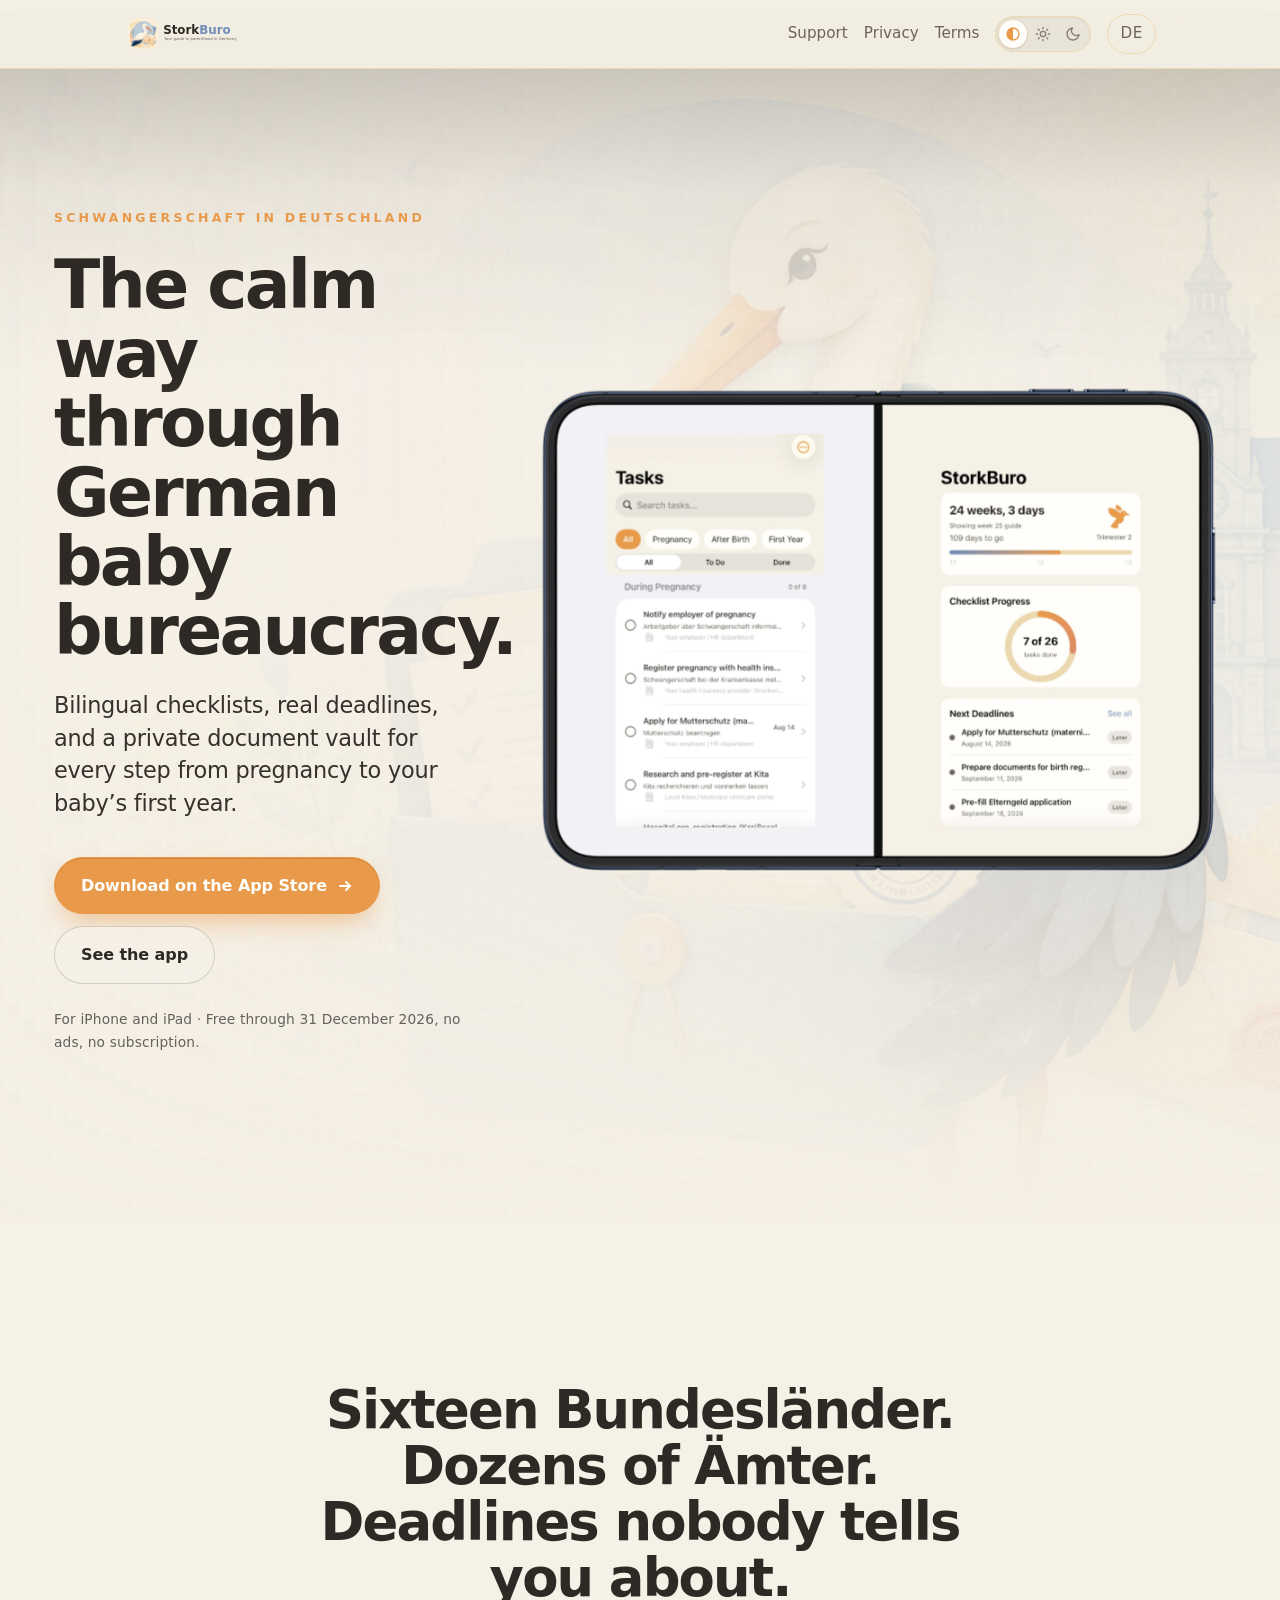
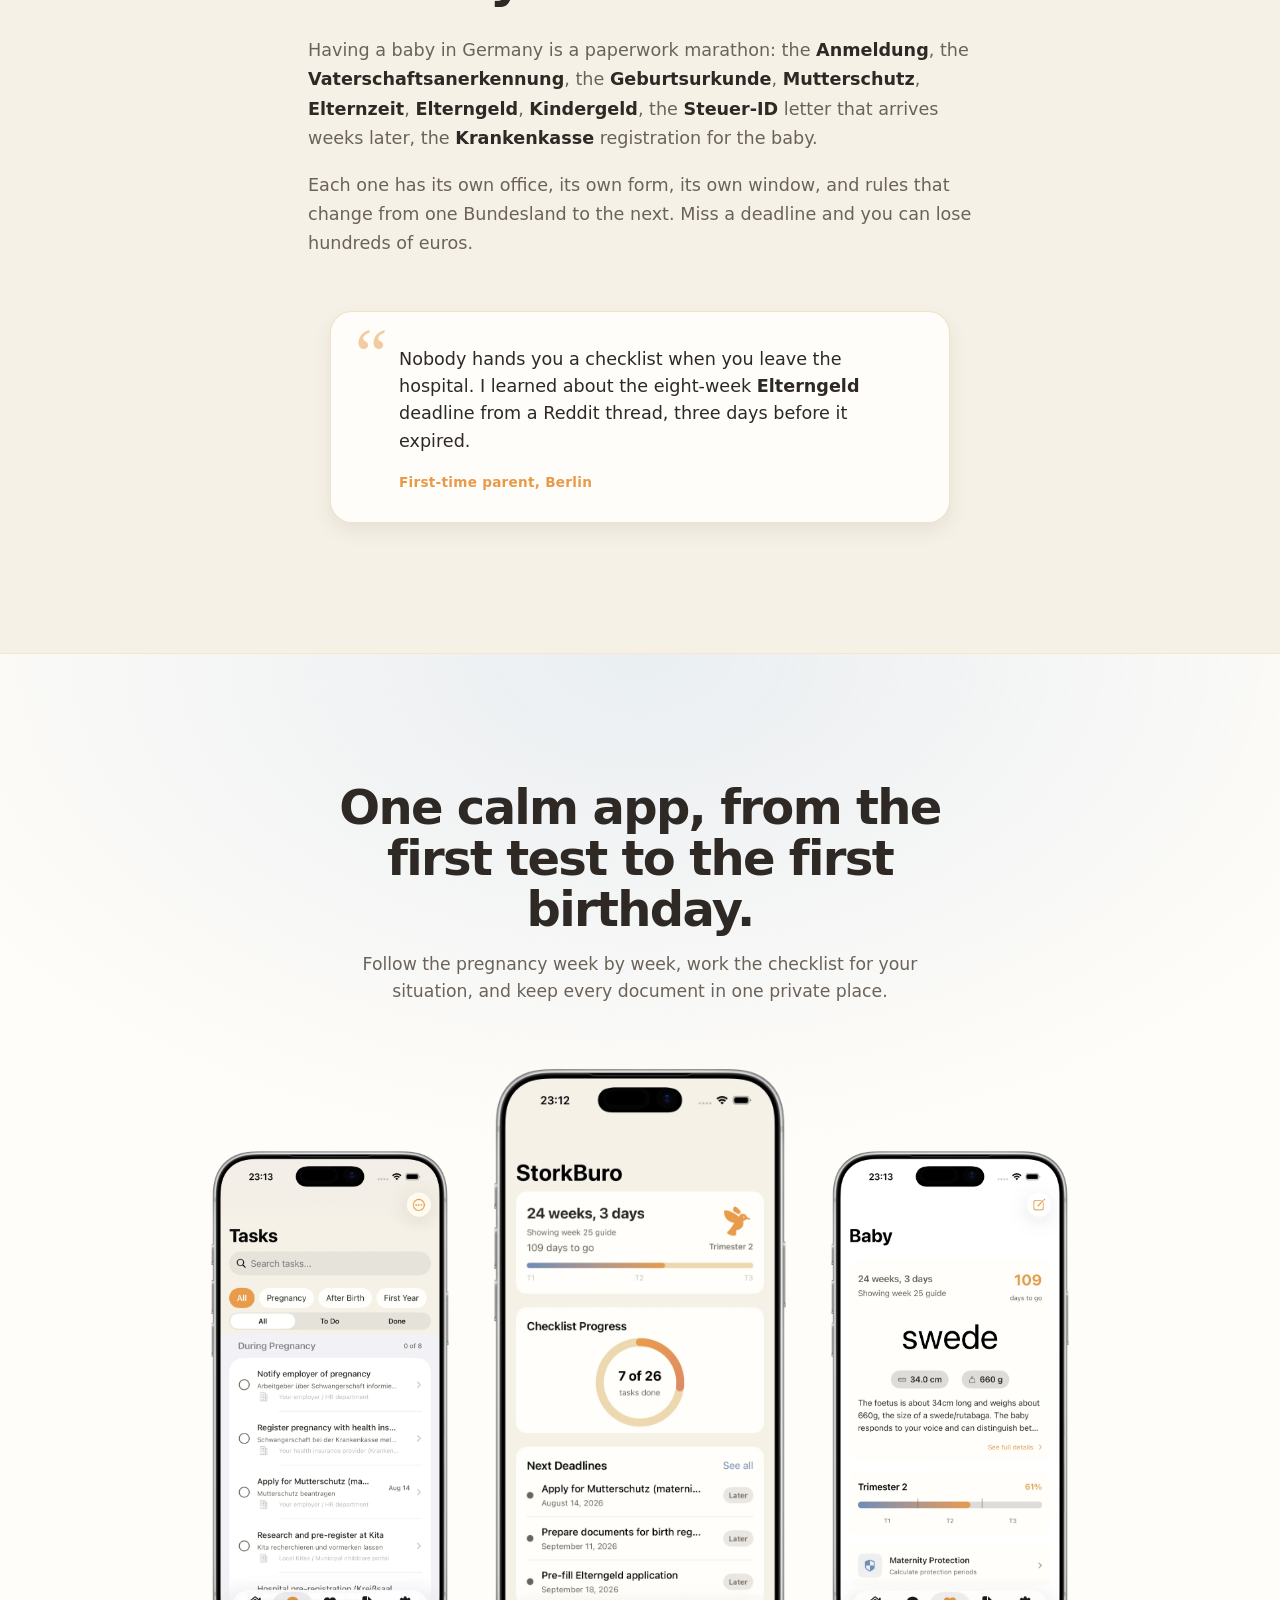
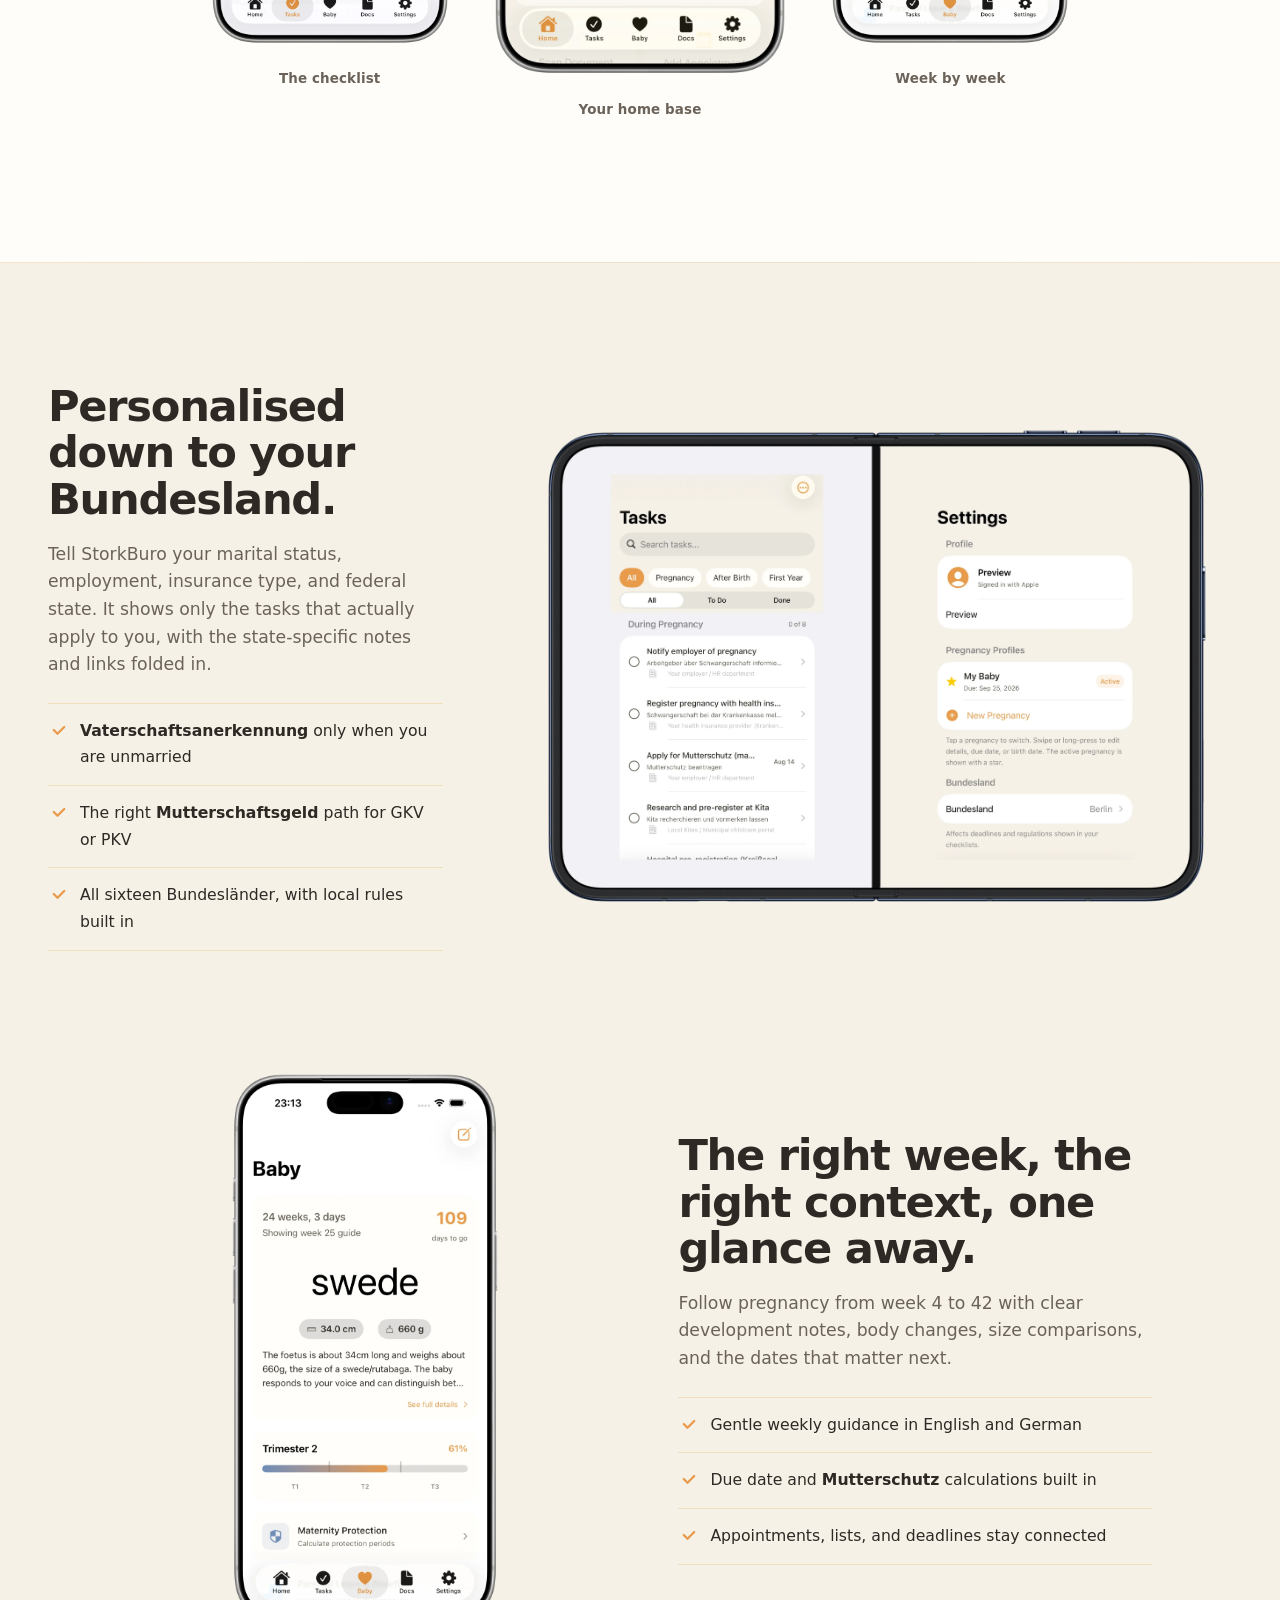
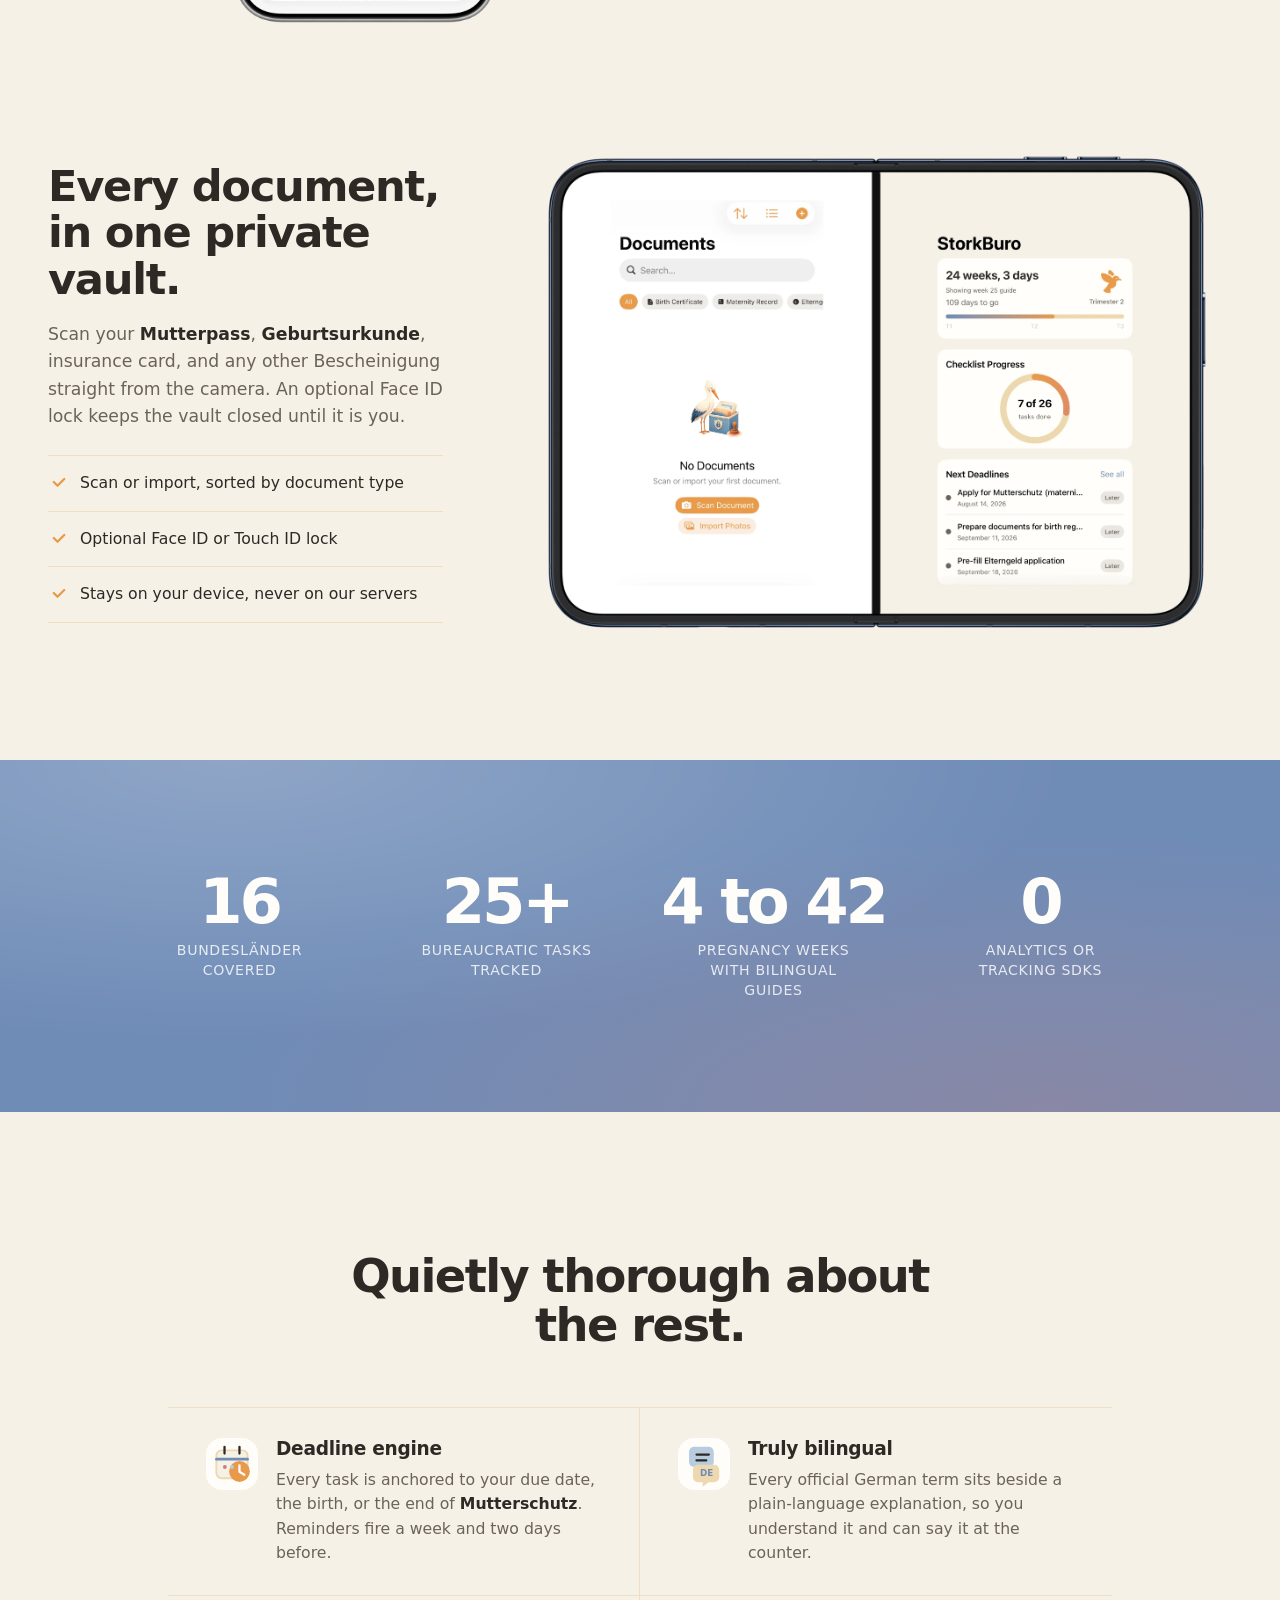
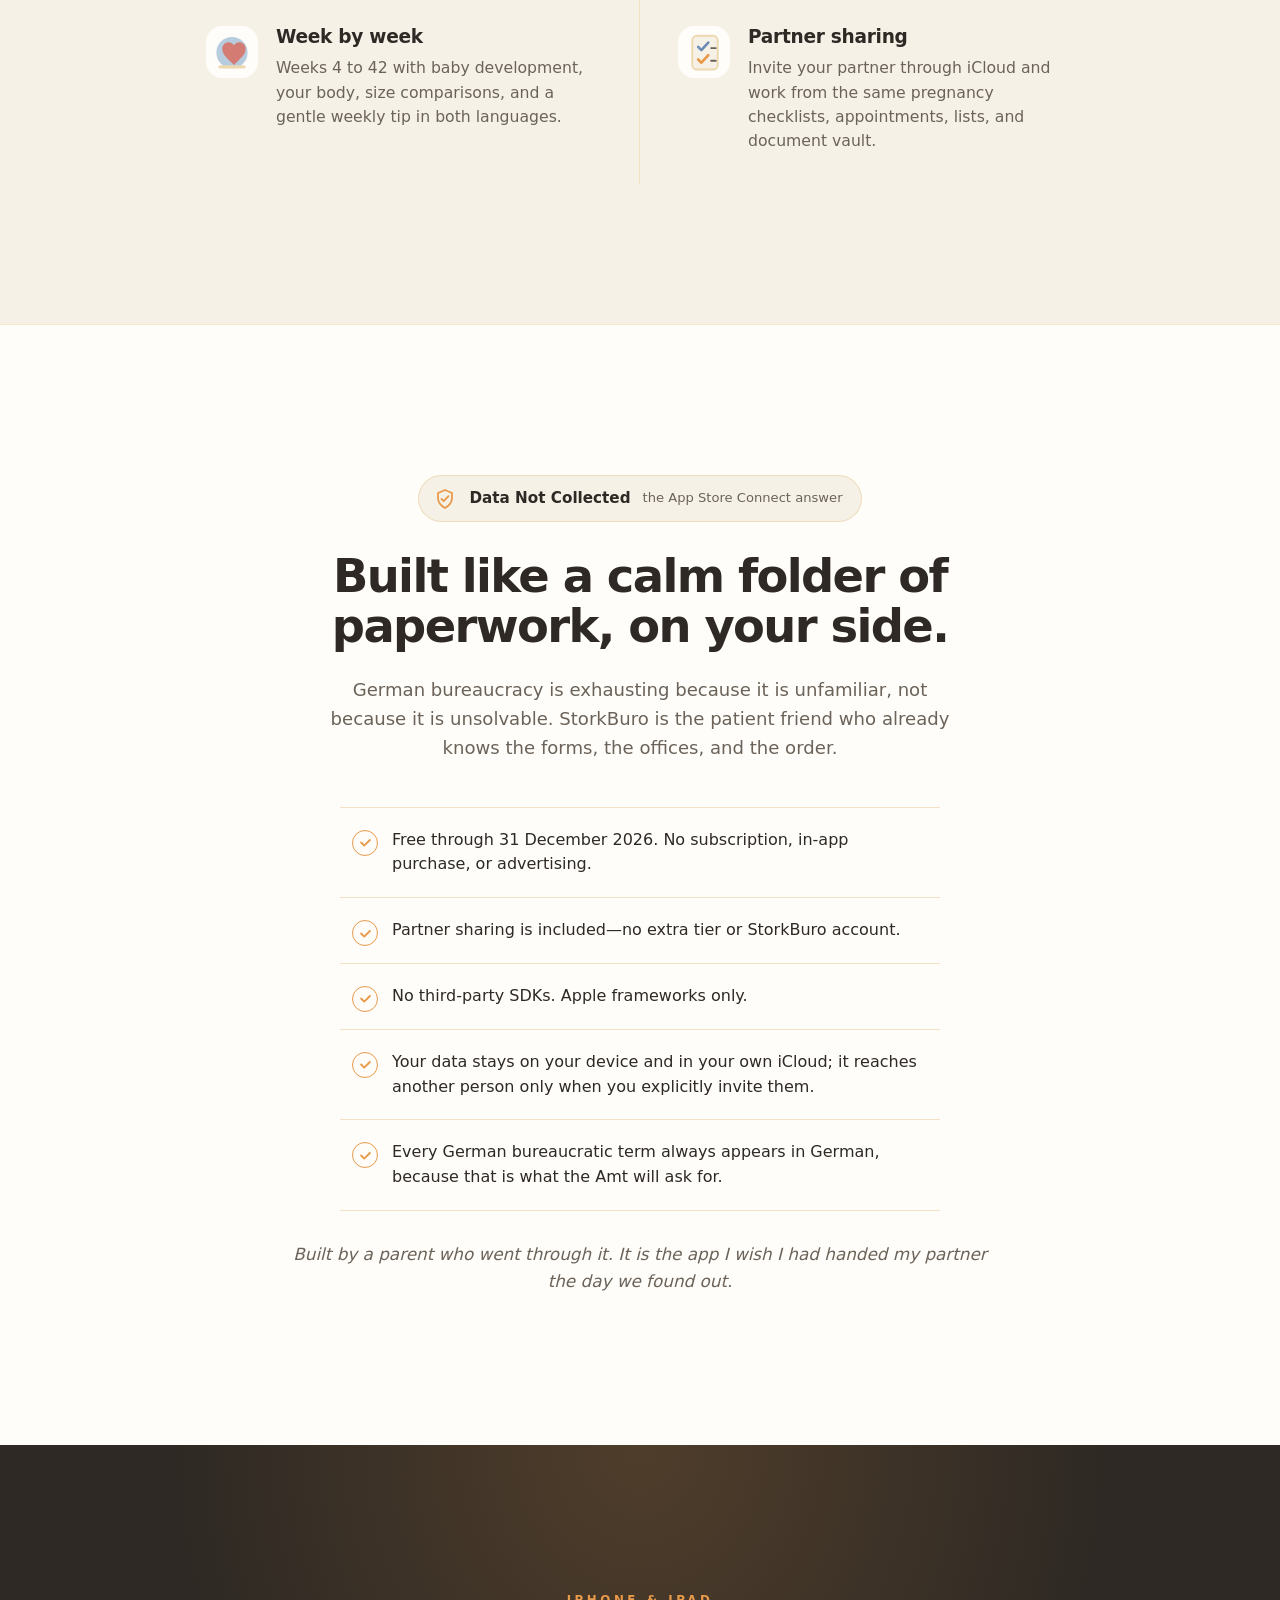
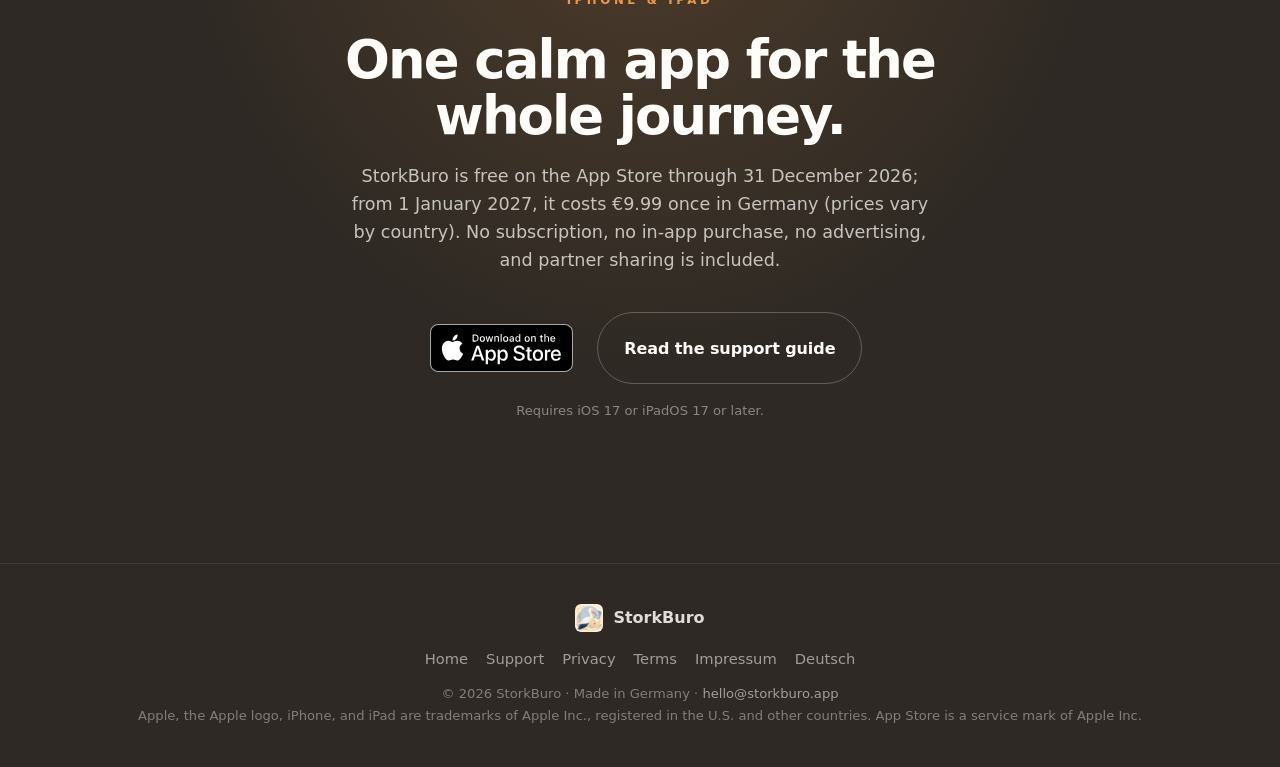
<file: index.html>
<!DOCTYPE html><html lang="en"> <head><meta charset="UTF-8"><meta name="viewport" content="width=device-width, initial-scale=1.0"><title>StorkBuro — The calm bureaucracy companion for parents in Germany</title><meta name="description" content="StorkBuro is the privacy-first iPhone and iPad app that guides parents through every step of having a baby in Germany: bilingual checklists, deadlines, a document vault, and a pregnancy tracker. Free through 31 December 2026. No subscription."><meta name="theme-color" content="#F6F1E7"><link rel="canonical" href="https://storkburo.app/"><script>(function(){try{var t=localStorage.getItem('storkburo-theme');if(t==='light'||t==='dark')document.documentElement.setAttribute('data-theme',t);}catch(e){}})();</script><meta property="og:title" content="StorkBuro — The calm bureaucracy companion for parents in Germany"><meta property="og:description" content="StorkBuro is the privacy-first iPhone and iPad app that guides parents through every step of having a baby in Germany: bilingual checklists, deadlines, a document vault, and a pregnancy tracker. Free through 31 December 2026. No subscription."><meta property="og:type" content="website"><meta property="og:url" content="https://storkburo.app/"><meta property="og:image" content="https://storkburo.app/assets/social/og-hero-1200x630.png"><meta property="og:locale" content="en_GB"><meta property="og:locale:alternate" content="de_DE"><meta name="twitter:card" content="summary_large_image"><meta name="twitter:title" content="StorkBuro — The calm bureaucracy companion for parents in Germany"><meta name="twitter:description" content="StorkBuro is the privacy-first iPhone and iPad app that guides parents through every step of having a baby in Germany: bilingual checklists, deadlines, a document vault, and a pregnancy tracker. Free through 31 December 2026. No subscription."><meta name="twitter:image" content="https://storkburo.app/assets/social/og-hero-1200x630.png"><link rel="icon" type="image/svg+xml" href="/assets/icons/favicon.svg"><link rel="icon" type="image/png" sizes="32x32" href="/assets/icons/favicon-32.png"><link rel="icon" type="image/png" sizes="16x16" href="/assets/icons/favicon-16.png"><link rel="apple-touch-icon" sizes="180x180" href="/assets/icons/apple-touch-icon.png"><link rel="alternate" hreflang="en" href="https://storkburo.app/"><link rel="alternate" hreflang="de" href="https://storkburo.app/de/"><link rel="alternate" hreflang="x-default" href="https://storkburo.app/"><link rel="stylesheet" href="/_astro/index.DBQy7M6f.css">
<link rel="stylesheet" href="/_astro/index.BB18Dica.css">
<style>.app-store-badge-space[data-astro-cid-pfs5tged]{display:inline-flex;justify-content:center;padding:12px;vertical-align:middle}.app-store-badge[data-astro-cid-pfs5tged]{display:inline-flex;border-radius:7px}.app-store-badge[data-astro-cid-pfs5tged] img[data-astro-cid-pfs5tged]{display:block;width:auto;height:48px;max-width:none}.app-store-badge[data-astro-cid-pfs5tged]:focus-visible{outline:3px solid var(--stork-beak);outline-offset:5px}
</style></head> <body> <header class="site-header" data-sticky="true"> <nav class="site-nav" aria-label="Primary"> <a class="brand" href="/" aria-label="StorkBuro home"> <img src="/assets/brand/storkburo-lockup-horizontal.svg" alt="StorkBuro"> </a> <div class="nav-links"> <a href="/support/">Support</a> <a href="/privacy/">Privacy</a> <a href="/terms/">Terms</a> <div id="theme-toggle" class="theme-segment theme-segment--md" role="radiogroup" aria-label="Theme"> <button type="button" role="radio" aria-checked="true" tabindex="0" data-theme-value="auto" class="theme-segment-btn" aria-label="Automatic (follow system)" title="Automatic (follow system)"> <svg viewBox="0 0 24 24" width="16" height="16" fill="none" stroke="currentColor" stroke-width="2" stroke-linecap="round" stroke-linejoin="round" aria-hidden="true"> <circle cx="12" cy="12" r="9"></circle> <path d="M12 3a9 9 0 0 0 0 18z" fill="currentColor" stroke="none"></path> </svg> </button> <button type="button" role="radio" aria-checked="false" tabindex="-1" data-theme-value="light" class="theme-segment-btn" aria-label="Light mode" title="Light mode"> <svg viewBox="0 0 24 24" width="16" height="16" fill="none" stroke="currentColor" stroke-width="2" stroke-linecap="round" stroke-linejoin="round" aria-hidden="true"> <circle cx="12" cy="12" r="4"></circle> <path d="M12 2v2M12 20v2M4.93 4.93l1.41 1.41M17.66 17.66l1.41 1.41M2 12h2M20 12h2M4.93 19.07l1.41-1.41M17.66 6.34l1.41-1.41"></path> </svg> </button> <button type="button" role="radio" aria-checked="false" tabindex="-1" data-theme-value="dark" class="theme-segment-btn" aria-label="Dark mode" title="Dark mode"> <svg viewBox="0 0 24 24" width="16" height="16" fill="none" stroke="currentColor" stroke-width="2" stroke-linecap="round" stroke-linejoin="round" aria-hidden="true"> <path d="M21 12.79A9 9 0 1 1 11.21 3 7 7 0 0 0 21 12.79z"></path> </svg> </button> </div> <a class="lang-toggle" href="/de/" aria-label="Auf Deutsch lesen">DE</a> </div> </nav> </header>  <main> <section class="hero" aria-labelledby="hero-headline"> <div class="hero-bg" aria-hidden="true"> <img src="/assets/illustrations/website-hero.png" alt="" width="1792" height="941" loading="eager" decoding="async" fetchpriority="high"> <div class="hero-veil"></div> <div class="hero-grain"></div> </div> <div class="hero-layout"> <div class="hero-content"> <p class="hero-eyebrow">Schwangerschaft in Deutschland</p> <h1 id="hero-headline" class="hero-headline">The calm way through German baby bureaucracy.</h1> <p class="hero-lede">Bilingual checklists, real deadlines, and a private document vault for every step from pregnancy to your baby’s first year.</p> <div class="hero-cta-row"> <a href="https://apps.apple.com/app/id6765492631" class="cta-primary"> Download on the App Store <svg width="16" height="16" viewBox="0 0 16 16" fill="none" stroke="currentColor" stroke-width="2" stroke-linecap="round" aria-hidden="true"> <path d="M3 8h10M9 4l4 4-4 4"></path> </svg> </a> <a href="#showcase" class="cta-ghost">See the app</a> </div> <p class="hero-meta">For iPhone and iPad · Free through 31 December 2026, no ads, no subscription.</p> </div> <figure class="device-mockup device-mockup--duo hero-device"> <img src="/assets/devices/en/duo-tasks-dashboard.webp" alt="Design mock-up of StorkBuro on an open iPhone Duo, with the task list and pregnancy dashboard side by side." width="3093" height="2247" loading="eager" decoding="async" fetchpriority="high"> </figure> </div> </section>  <section class="story" id="story"> <div class="story-inner fade-in"> <h2>Sixteen Bundesländer. Dozens of Ämter. Deadlines nobody tells you about.</h2> <p>
Having a baby in Germany is a paperwork marathon: the <strong>Anmeldung</strong>, the <strong>Vaterschaftsanerkennung</strong>, the <strong>Geburtsurkunde</strong>, <strong>Mutterschutz</strong>, <strong>Elternzeit</strong>, <strong>Elterngeld</strong>, <strong>Kindergeld</strong>, the <strong>Steuer-ID</strong> letter that arrives weeks later, the <strong>Krankenkasse</strong> registration for the baby.
</p> <p>
Each one has its own office, its own form, its own window, and rules that change from one Bundesland to the next. Miss a deadline and you can lose hundreds of euros.
</p> <figure class="story-quote"> <p>Nobody hands you a checklist when you leave the hospital. I learned about the eight-week <strong>Elterngeld</strong> deadline from a Reddit thread, three days before it expired.</p> <figcaption>First-time parent, Berlin</figcaption> </figure> </div> </section>  <section class="showcase" id="showcase"> <div class="showcase-header fade-in"> <h2>One calm app, from the first test to the first birthday.</h2> <p>Follow the pregnancy week by week, work the checklist for your situation, and keep every document in one private place.</p> </div> <div class="showcase-stage"> <div class="showcase-item showcase-item--left"> <figure class="device-mockup device-mockup--iphone "> <img src="/assets/devices/en/iphone-17-pro-max-tasks.webp" alt="StorkBuro Tasks on iPhone 17 Pro Max: a bilingual checklist of German bureaucratic tasks, each with its English title and German term." width="1470" height="3000" loading="lazy" decoding="async" fetchpriority="auto"> </figure> <p class="showcase-caption">The checklist</p> </div> <div class="showcase-item showcase-item--lead"> <figure class="device-mockup device-mockup--iphone "> <img src="/assets/devices/en/iphone-17-pro-max-dashboard.webp" alt="StorkBuro on iPhone 17 Pro Max, showing the current pregnancy week, trimester progress, checklist progress, and the next deadlines." width="1470" height="3000" loading="lazy" decoding="async" fetchpriority="auto"> </figure> <p class="showcase-caption">Your home base</p> </div> <div class="showcase-item showcase-item--right"> <figure class="device-mockup device-mockup--iphone "> <img src="/assets/devices/en/iphone-17-pro-max-baby.webp" alt="StorkBuro pregnancy tracker on iPhone 17 Pro Max, showing the current week, the baby's size comparison, length, weight, and trimester progress." width="1470" height="3000" loading="lazy" decoding="async" fetchpriority="auto"> </figure> <p class="showcase-caption">Week by week</p> </div> </div> </section>  <section class="feature-split feature-split--duo"> <div class="fs-copy fade-in"> <h2>Personalised down to your Bundesland.</h2> <p>
Tell StorkBuro your marital status, employment, insurance type, and federal state. It shows only the tasks that actually apply to you, with the state-specific notes and links folded in.
</p> <ul class="fs-points"> <li><strong>Vaterschaftsanerkennung</strong> only when you are unmarried</li> <li>The right <strong>Mutterschaftsgeld</strong> path for GKV or PKV</li> <li>All sixteen Bundesländer, with local rules built in</li> </ul> </div> <div class="fs-media"> <figure class="device-mockup device-mockup--duo "> <img src="/assets/devices/en/duo-tasks-settings.webp" alt="Duo design mock-up of StorkBuro with the personalised task list and pregnancy settings visible together." width="3093" height="2247" loading="lazy" decoding="async" fetchpriority="auto"> </figure> </div> </section>  <section class="feature-split feature-split--reverse"> <div class="fs-copy fade-in"> <h2>The right week, the right context, one glance away.</h2> <p>
Follow pregnancy from week 4 to 42 with clear development notes, body changes, size comparisons, and the dates that matter next.
</p> <ul class="fs-points"> <li>Gentle weekly guidance in English and German</li> <li>Due date and <strong>Mutterschutz</strong> calculations built in</li> <li>Appointments, lists, and deadlines stay connected</li> </ul> </div> <div class="fs-media"> <figure class="device-mockup device-mockup--iphone "> <img src="/assets/devices/en/iphone-17-pro-max-baby.webp" alt="StorkBuro's week-by-week pregnancy view on iPhone 17 Pro Max." width="1470" height="3000" loading="lazy" decoding="async" fetchpriority="auto"> </figure> </div> </section>  <section class="feature-split feature-split--duo"> <div class="fs-copy fade-in"> <h2>Every document, in one private vault.</h2> <p>
Scan your <strong>Mutterpass</strong>, <strong>Geburtsurkunde</strong>, insurance card, and any other Bescheinigung straight from the camera. An optional Face ID lock keeps the vault closed until it is you.
</p> <ul class="fs-points"> <li>Scan or import, sorted by document type</li> <li>Optional Face ID or Touch ID lock</li> <li>Stays on your device, never on our servers</li> </ul> </div> <div class="fs-media"> <figure class="device-mockup device-mockup--duo "> <img src="/assets/devices/en/duo-docs-dashboard.webp" alt="Duo design mock-up of StorkBuro with the private document vault alongside the pregnancy dashboard." width="3093" height="2247" loading="lazy" decoding="async" fetchpriority="auto"> </figure> </div> </section>  <section class="highlights" aria-label="StorkBuro at a glance"> <div class="highlights-grid"> <div class="highlight-item fade-in"><h3>16</h3><p>Bundesländer covered</p></div> <div class="highlight-item fade-in"><h3>25+</h3><p>Bureaucratic tasks tracked</p></div> <div class="highlight-item fade-in"><h3>4&nbsp;to&nbsp;42</h3><p>Pregnancy weeks with bilingual guides</p></div> <div class="highlight-item fade-in"><h3>0</h3><p>Analytics or tracking SDKs</p></div> </div> </section>  <section class="capabilities"> <div class="capabilities-header fade-in"> <h2>Quietly thorough about the rest.</h2> </div> <div class="capabilities-grid"> <div class="capability fade-in"> <img src="/assets/ui/feature-deadlines.svg" alt=""> <div> <h3>Deadline engine</h3> <p>Every task is anchored to your due date, the birth, or the end of <strong>Mutterschutz</strong>. Reminders fire a week and two days before.</p> </div> </div> <div class="capability fade-in"> <img src="/assets/ui/feature-bilingual.svg" alt=""> <div> <h3>Truly bilingual</h3> <p>Every official German term sits beside a plain-language explanation, so you understand it and can say it at the counter.</p> </div> </div> <div class="capability fade-in"> <img src="/assets/ui/feature-pregnancy.svg" alt=""> <div> <h3>Week by week</h3> <p>Weeks 4 to 42 with baby development, your body, size comparisons, and a gentle weekly tip in both languages.</p> </div> </div> <div class="capability fade-in"> <img src="/assets/ui/feature-checklists.svg" alt=""> <div> <h3>Partner sharing</h3> <p>Invite your partner through iCloud and work from the same pregnancy checklists, appointments, lists, and document vault.</p> </div> </div> </div> </section>  <section class="privacy"> <div class="privacy-inner fade-in"> <span class="privacy-badge"> <svg viewBox="0 0 24 24" aria-hidden="true"> <path d="M12 3l7 3v5c0 5-3.5 8-7 10-3.5-2-7-5-7-10V6l7-3z"></path> <path d="M8.5 12l2.2 2.2 4.8-5"></path> </svg> <b>Data Not Collected</b> <span>the App Store Connect answer</span> </span> <h2>Built like a calm folder of paperwork, on your side.</h2> <p class="privacy-lede">
German bureaucracy is exhausting because it is unfamiliar, not because it is unsolvable. StorkBuro is the patient friend who already knows the forms, the offices, and the order.
</p> <ul class="promise"> <li>Free through 31 December 2026. No subscription, in-app purchase, or advertising.</li> <li>Partner sharing is included—no extra tier or StorkBuro account.</li> <li>No third-party SDKs. Apple frameworks only.</li> <li>Your data stays on your device and in your own iCloud; it reaches another person only when you explicitly invite them.</li> <li>Every German bureaucratic term always appears in German, because that is what the Amt will ask for.</li> </ul> <p class="privacy-coda">
Built by a parent who went through it. It is the app I wish I had handed my partner the day we found out.
</p> </div> </section>  <section class="cta-section" id="download"> <div class="cta-section-inner"> <p class="cta-eyebrow fade-in">iPhone &amp; iPad</p> <h2 class="fade-in">One calm app for the whole journey.</h2> <p class="lead fade-in">
StorkBuro is free on the App Store through 31 December 2026; from 1 January 2027, it costs €9.99 once in Germany (prices vary by country). No subscription, no in-app purchase, no advertising, and partner sharing is included.
</p> <div class="cta-row"> <span class="app-store-badge-space" data-astro-cid-pfs5tged> <a href="https://apps.apple.com/app/id6765492631" id="app-store-link" class="app-store-badge" data-astro-cid-pfs5tged> <img src="/assets/app-store/download-en.svg" alt="Download on the App Store" width="143.596884" height="48" data-astro-cid-pfs5tged> </a> </span>  <a href="/support/" class="cta-ghost">Read the support guide</a> </div> <p class="form-note fade-in">Requires iOS 17 or iPadOS 17 or later.</p> </div> </section> </main> <script>
    const io = new IntersectionObserver((entries) => {
      entries.forEach(e => { if (e.isIntersecting) e.target.classList.add('visible'); });
    }, { threshold: 0.12, rootMargin: '0px 0px -60px 0px' });
    document.querySelectorAll('.fade-in').forEach(el => io.observe(el));
  </script>  <footer class="site-footer"> <div class="footer-brand"> <img src="/assets/brand/storkburo-mark.svg" alt=""> <span>StorkBuro</span> </div> <nav class="footer-links" aria-label="Footer"> <a href="/">Home</a> <a href="/support/">Support</a> <a href="/privacy/">Privacy</a> <a href="/terms/">Terms</a> <a href="/impressum/">Impressum</a> <a href="/de/">Deutsch</a> </nav> <p>
&copy; 2026 StorkBuro &middot; Made in Germany &middot;
<a class="mail" href="mailto:hello@storkburo.app">hello@storkburo.app</a> </p> <p class="apple-credit"> Apple, the Apple logo, iPhone, and iPad are trademarks of Apple Inc., registered in the U.S. and other countries. App Store is a service mark of Apple Inc. </p> </footer> <script src="/assets/theme.js" defer></script> </body> </html>
</file>
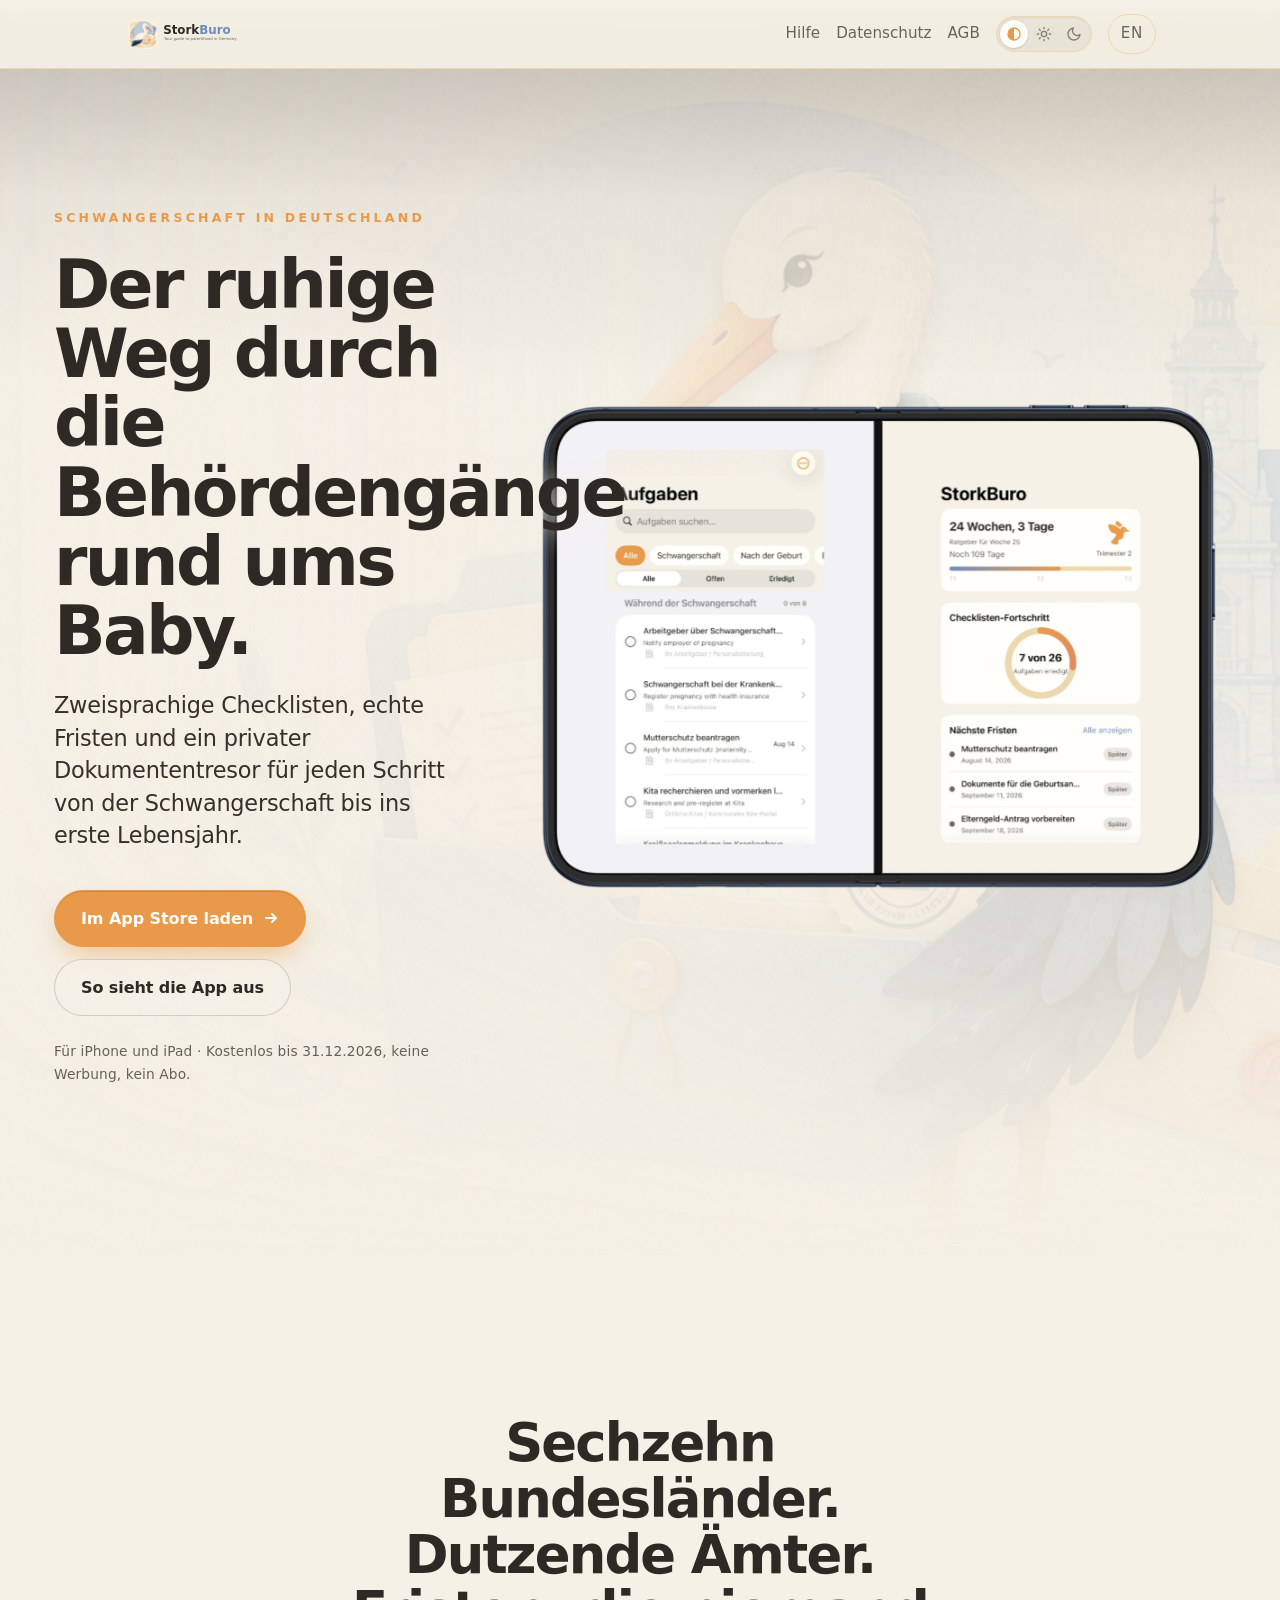
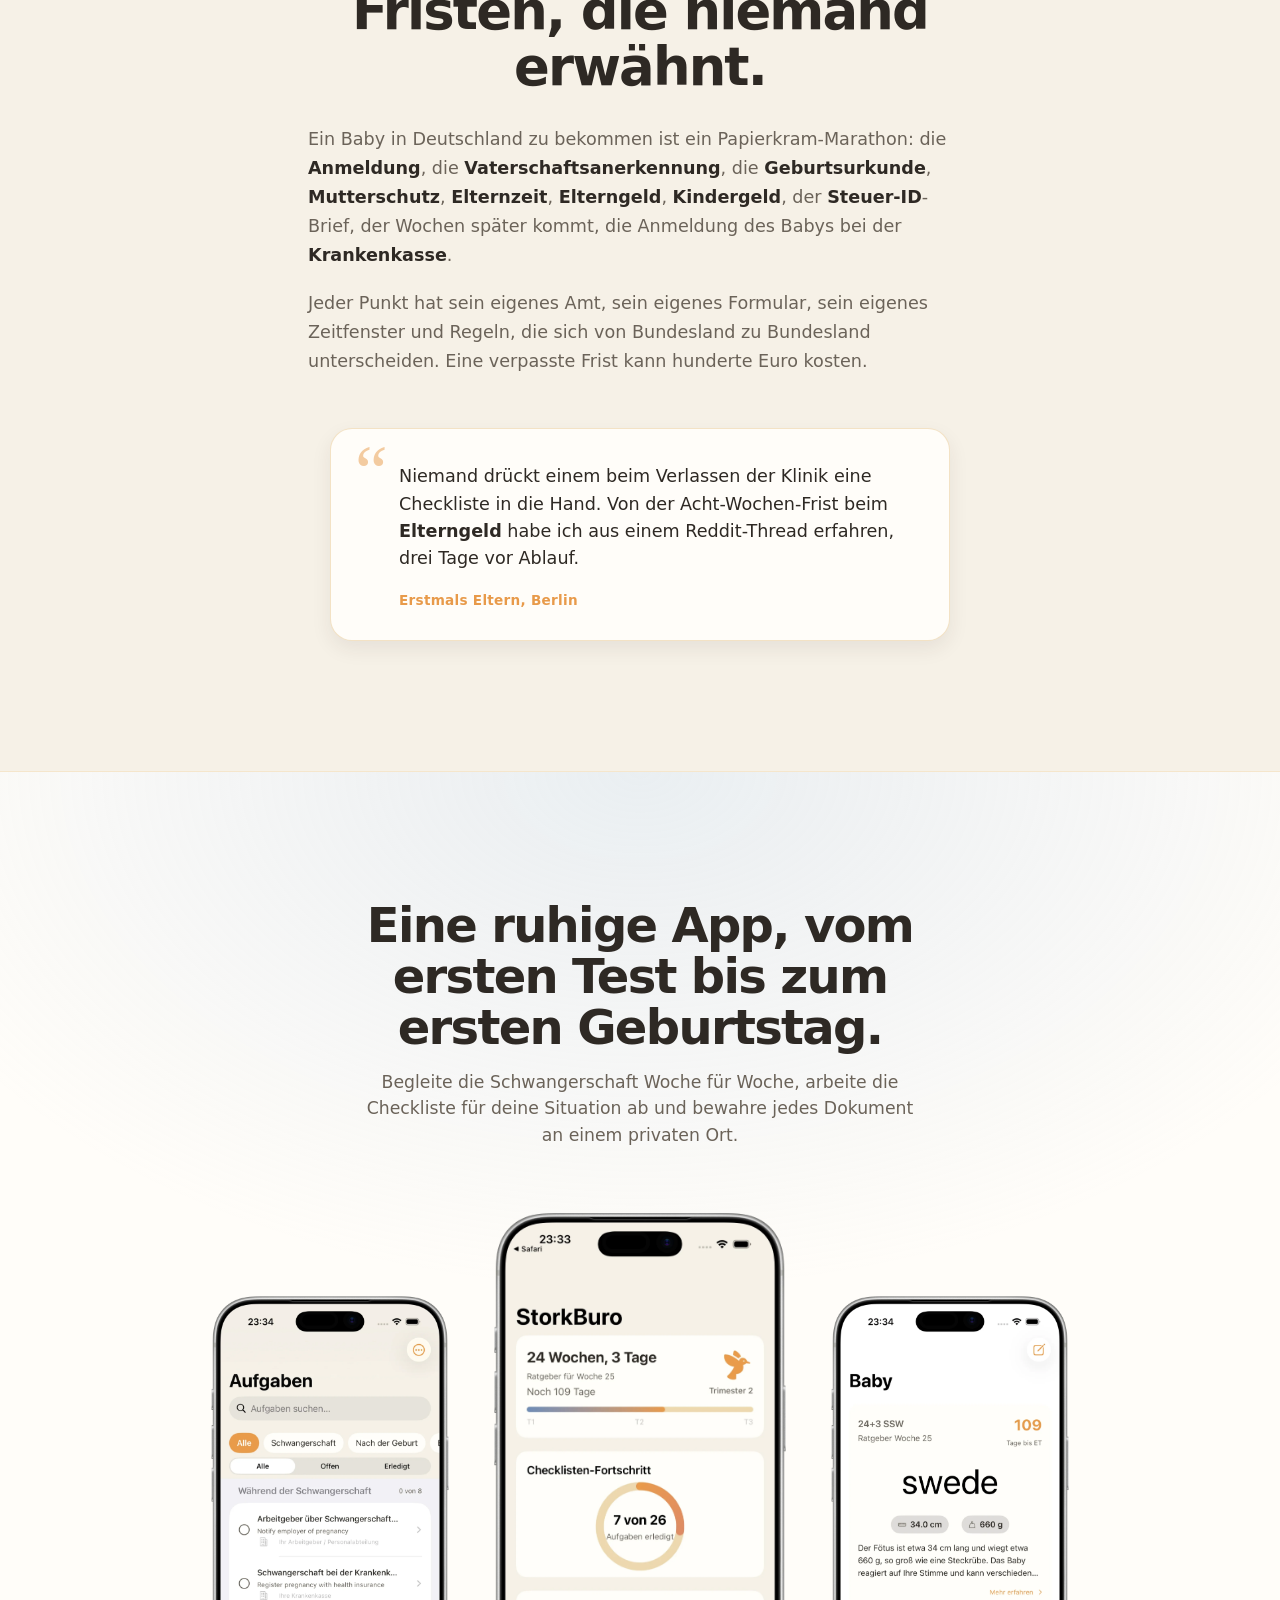
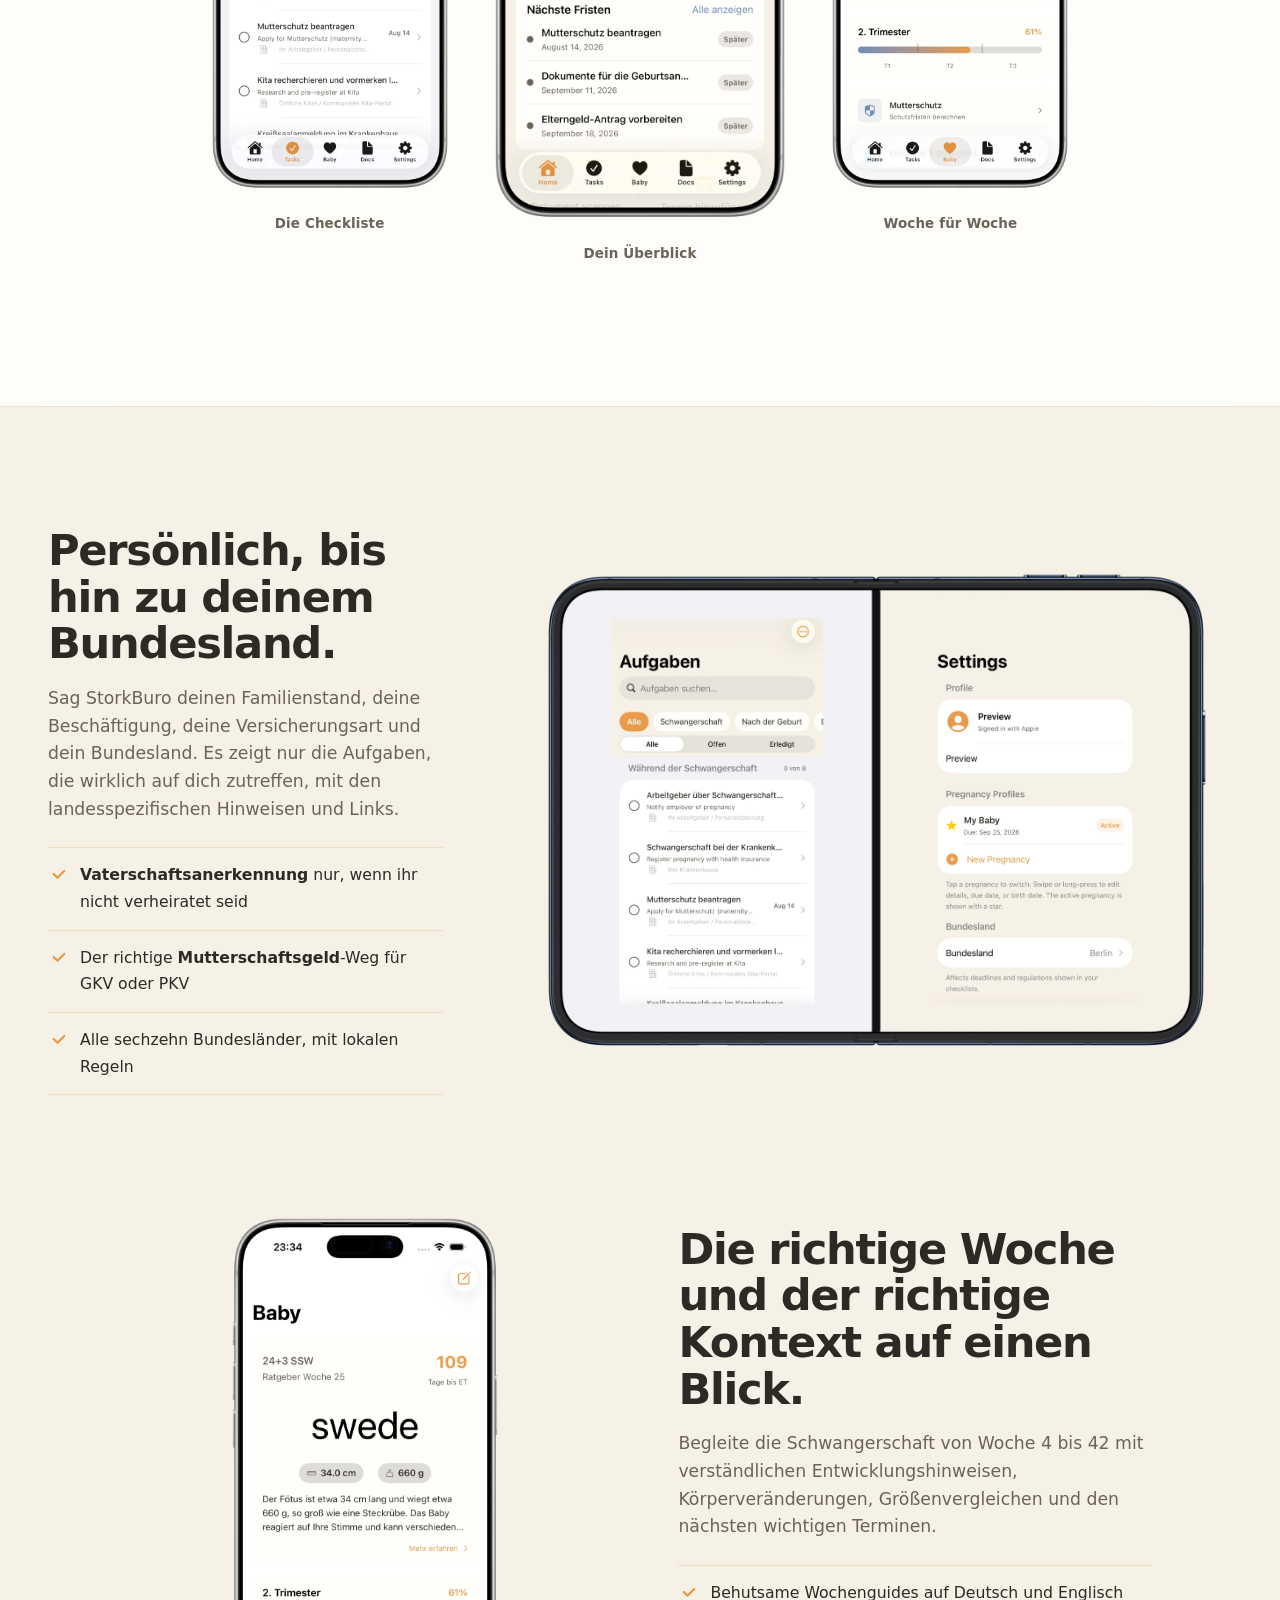
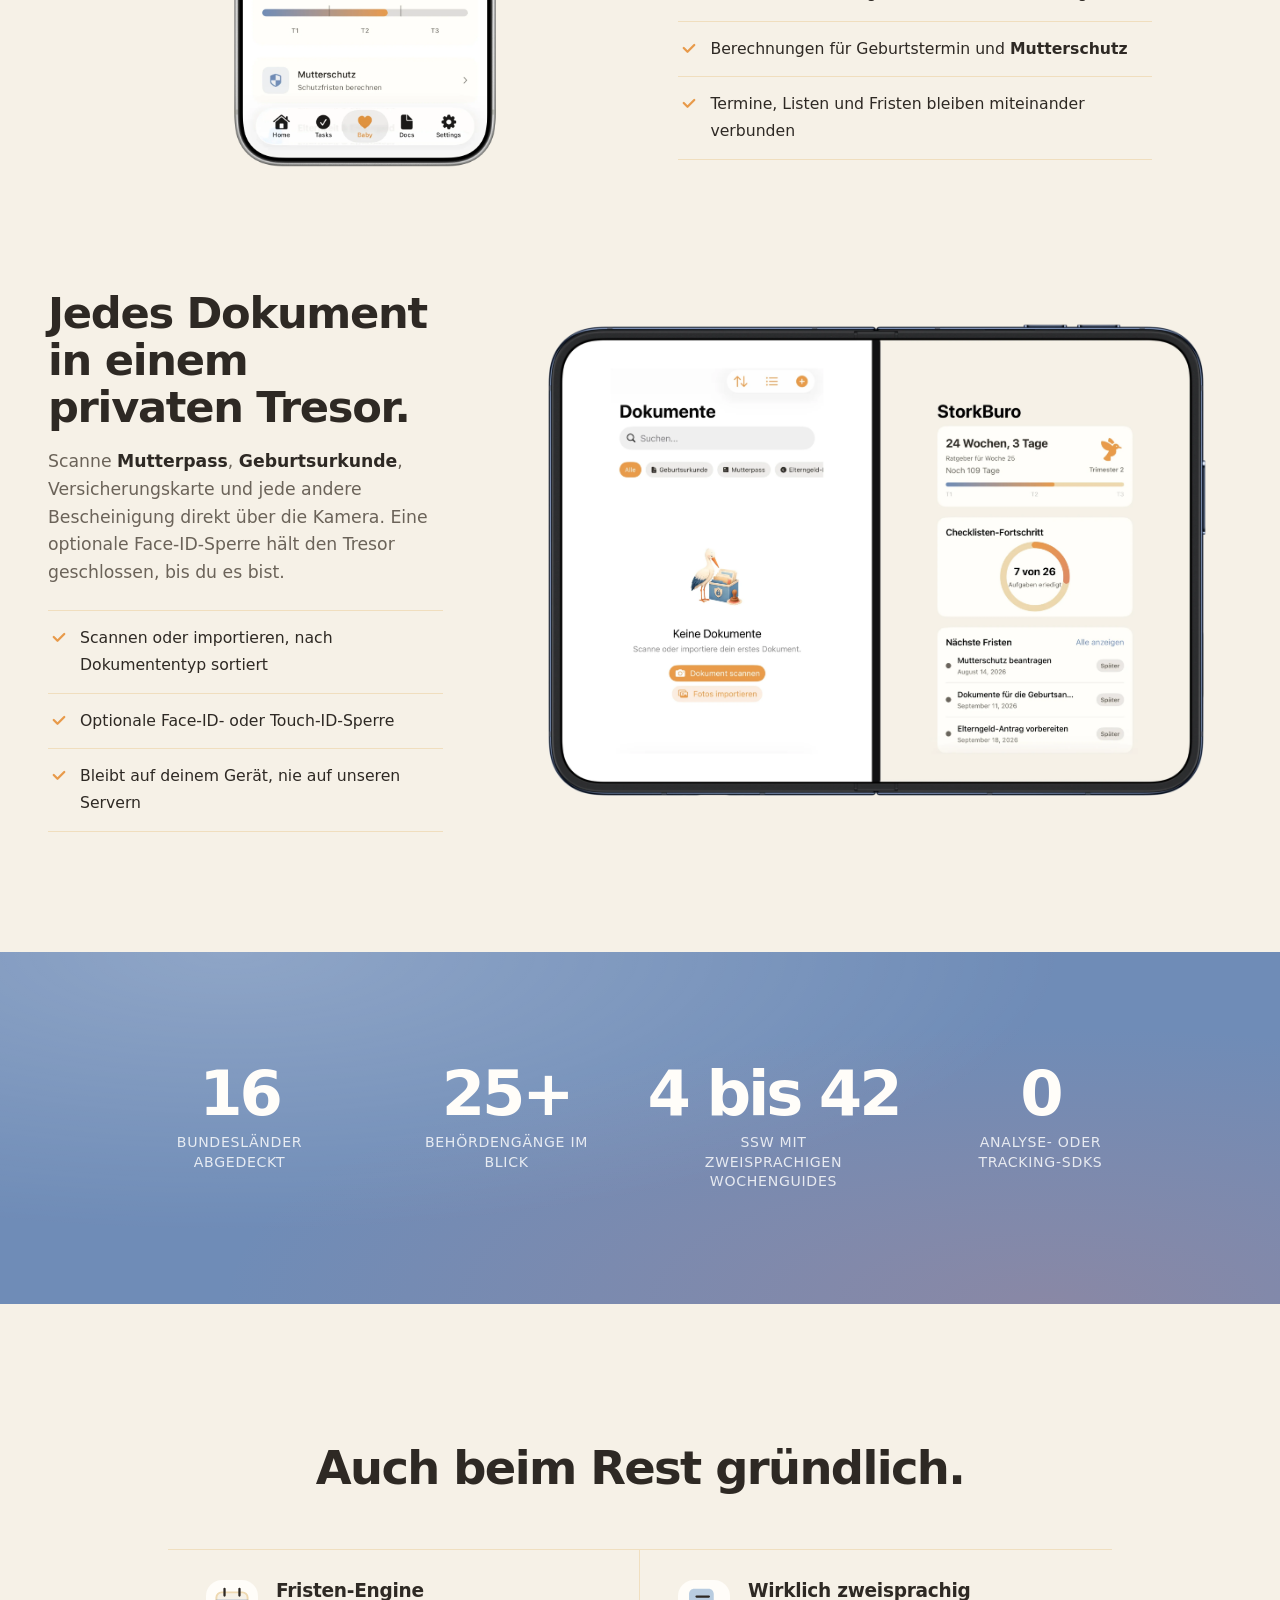
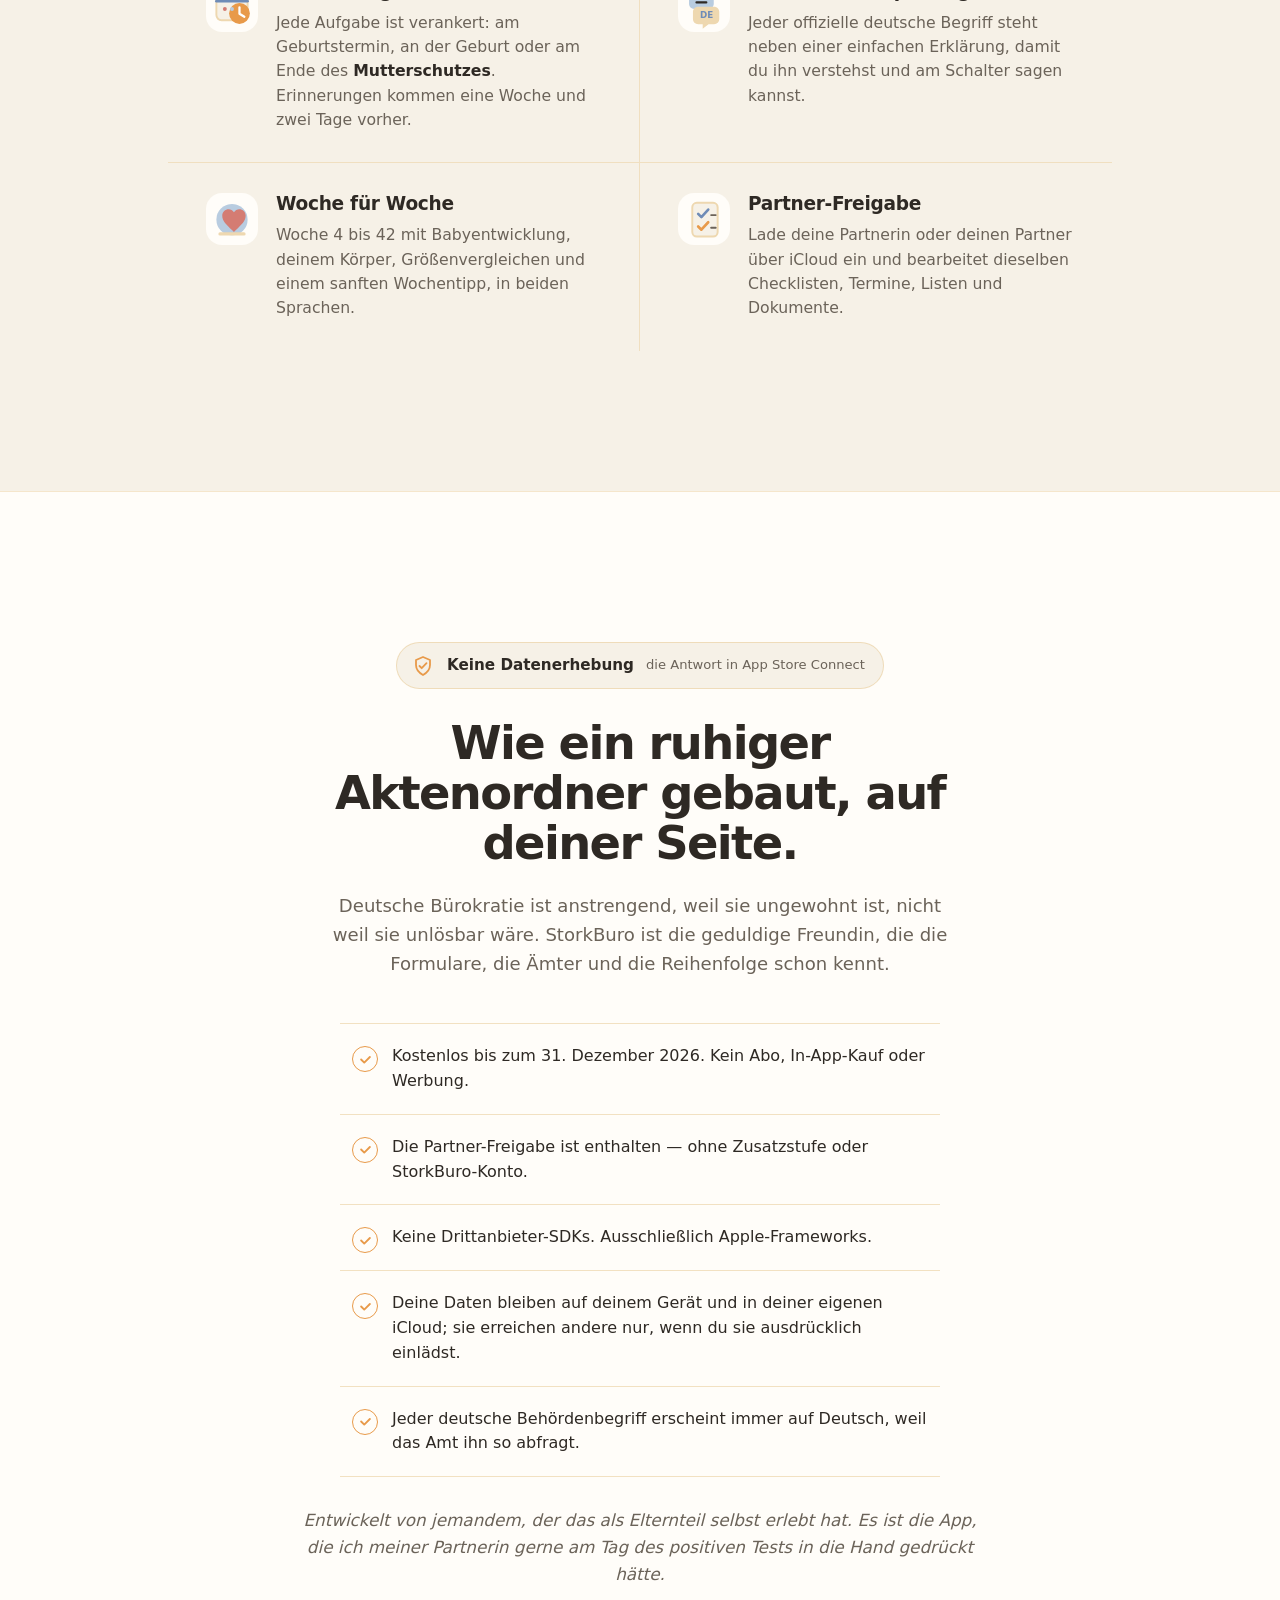
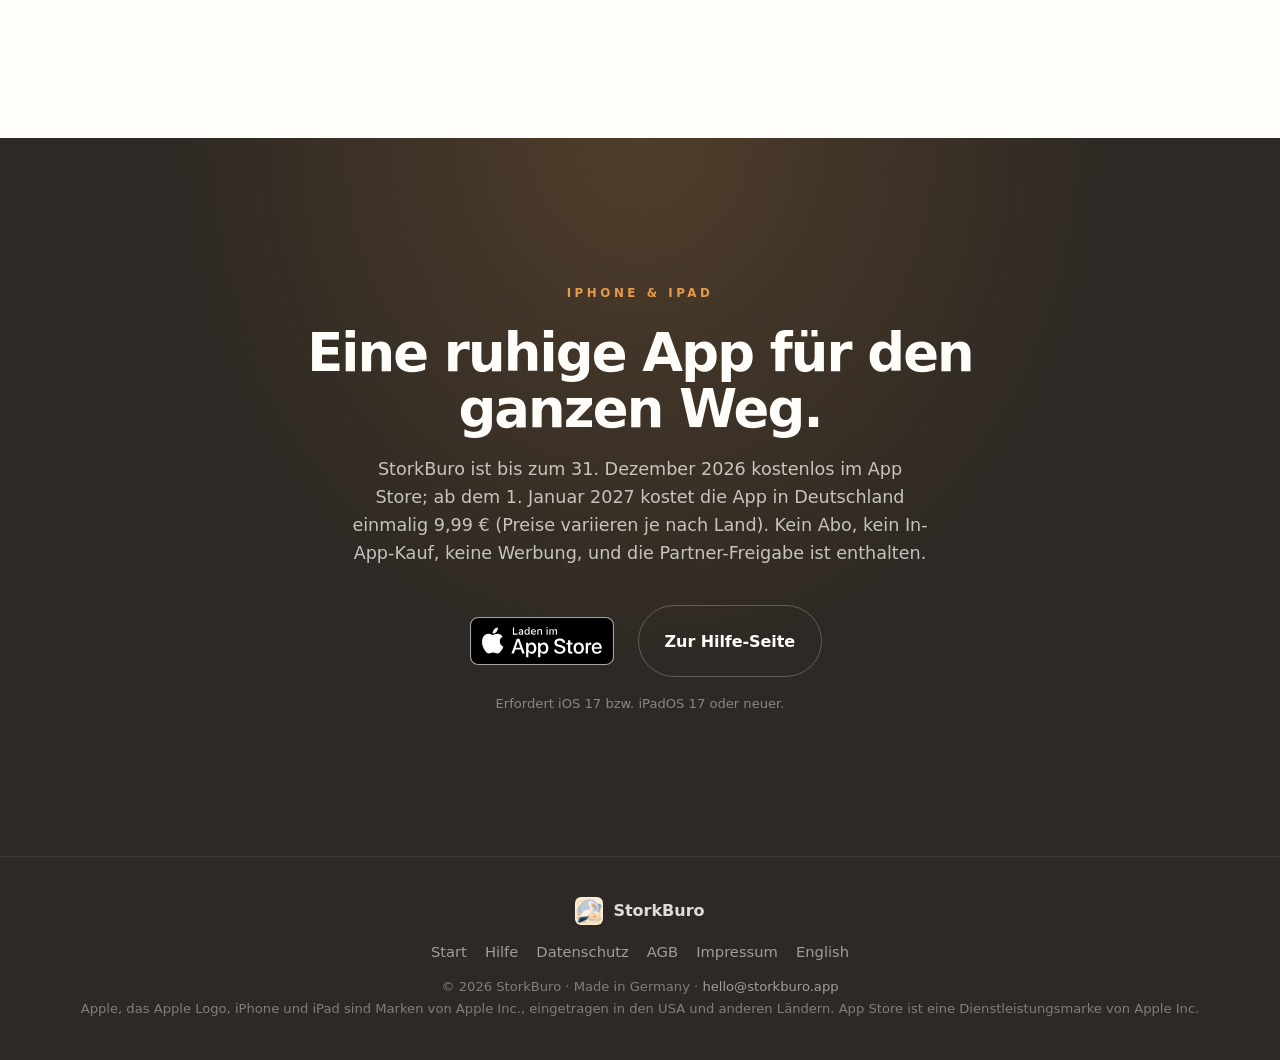
<file: de/index.html>
<!DOCTYPE html><html lang="de"> <head><meta charset="UTF-8"><meta name="viewport" content="width=device-width, initial-scale=1.0"><title>StorkBuro — Der ruhige Bürokratie-Begleiter für Eltern in Deutschland</title><meta name="description" content="StorkBuro ist die datenschutzfreundliche iPhone- und iPad-App, die Eltern Schritt für Schritt durch die Bürokratie rund um die Geburt in Deutschland führt: zweisprachige Checklisten, Fristen, Dokumenten-Tresor, Schwangerschafts-Tracker. Kostenlos bis zum 31. Dezember 2026. Kein Abo."><meta name="theme-color" content="#F6F1E7"><link rel="canonical" href="https://storkburo.app/de/"><script>(function(){try{var t=localStorage.getItem('storkburo-theme');if(t==='light'||t==='dark')document.documentElement.setAttribute('data-theme',t);}catch(e){}})();</script><meta property="og:title" content="StorkBuro — Der ruhige Bürokratie-Begleiter für Eltern in Deutschland"><meta property="og:description" content="StorkBuro ist die datenschutzfreundliche iPhone- und iPad-App, die Eltern Schritt für Schritt durch die Bürokratie rund um die Geburt in Deutschland führt: zweisprachige Checklisten, Fristen, Dokumenten-Tresor, Schwangerschafts-Tracker. Kostenlos bis zum 31. Dezember 2026. Kein Abo."><meta property="og:type" content="website"><meta property="og:url" content="https://storkburo.app/de/"><meta property="og:image" content="https://storkburo.app/assets/social/og-hero-1200x630.png"><meta property="og:locale" content="de_DE"><meta property="og:locale:alternate" content="en_GB"><meta name="twitter:card" content="summary_large_image"><meta name="twitter:title" content="StorkBuro — Der ruhige Bürokratie-Begleiter für Eltern in Deutschland"><meta name="twitter:description" content="StorkBuro ist die datenschutzfreundliche iPhone- und iPad-App, die Eltern Schritt für Schritt durch die Bürokratie rund um die Geburt in Deutschland führt: zweisprachige Checklisten, Fristen, Dokumenten-Tresor, Schwangerschafts-Tracker. Kostenlos bis zum 31. Dezember 2026. Kein Abo."><meta name="twitter:image" content="https://storkburo.app/assets/social/og-hero-1200x630.png"><link rel="icon" type="image/svg+xml" href="/assets/icons/favicon.svg"><link rel="icon" type="image/png" sizes="32x32" href="/assets/icons/favicon-32.png"><link rel="icon" type="image/png" sizes="16x16" href="/assets/icons/favicon-16.png"><link rel="apple-touch-icon" sizes="180x180" href="/assets/icons/apple-touch-icon.png"><link rel="alternate" hreflang="en" href="https://storkburo.app/"><link rel="alternate" hreflang="de" href="https://storkburo.app/de/"><link rel="alternate" hreflang="x-default" href="https://storkburo.app/"><link rel="stylesheet" href="/_astro/index.DBQy7M6f.css">
<link rel="stylesheet" href="/_astro/index.BB18Dica.css">
<style>.app-store-badge-space[data-astro-cid-pfs5tged]{display:inline-flex;justify-content:center;padding:12px;vertical-align:middle}.app-store-badge[data-astro-cid-pfs5tged]{display:inline-flex;border-radius:7px}.app-store-badge[data-astro-cid-pfs5tged] img[data-astro-cid-pfs5tged]{display:block;width:auto;height:48px;max-width:none}.app-store-badge[data-astro-cid-pfs5tged]:focus-visible{outline:3px solid var(--stork-beak);outline-offset:5px}
</style></head> <body> <header class="site-header" data-sticky="true"> <nav class="site-nav" aria-label="Hauptnavigation"> <a class="brand" href="/de/" aria-label="StorkBuro Startseite"> <img src="/assets/brand/storkburo-lockup-horizontal.svg" alt="StorkBuro"> </a> <div class="nav-links"> <a href="/de/support/">Hilfe</a> <a href="/de/privacy/">Datenschutz</a> <a href="/de/terms/">AGB</a> <div id="theme-toggle" class="theme-segment theme-segment--md" role="radiogroup" aria-label="Erscheinungsbild"> <button type="button" role="radio" aria-checked="true" tabindex="0" data-theme-value="auto" class="theme-segment-btn" aria-label="Automatisch (Systemstandard)" title="Automatisch (Systemstandard)"> <svg viewBox="0 0 24 24" width="16" height="16" fill="none" stroke="currentColor" stroke-width="2" stroke-linecap="round" stroke-linejoin="round" aria-hidden="true"> <circle cx="12" cy="12" r="9"></circle> <path d="M12 3a9 9 0 0 0 0 18z" fill="currentColor" stroke="none"></path> </svg> </button> <button type="button" role="radio" aria-checked="false" tabindex="-1" data-theme-value="light" class="theme-segment-btn" aria-label="Hellmodus" title="Hellmodus"> <svg viewBox="0 0 24 24" width="16" height="16" fill="none" stroke="currentColor" stroke-width="2" stroke-linecap="round" stroke-linejoin="round" aria-hidden="true"> <circle cx="12" cy="12" r="4"></circle> <path d="M12 2v2M12 20v2M4.93 4.93l1.41 1.41M17.66 17.66l1.41 1.41M2 12h2M20 12h2M4.93 19.07l1.41-1.41M17.66 6.34l1.41-1.41"></path> </svg> </button> <button type="button" role="radio" aria-checked="false" tabindex="-1" data-theme-value="dark" class="theme-segment-btn" aria-label="Dunkelmodus" title="Dunkelmodus"> <svg viewBox="0 0 24 24" width="16" height="16" fill="none" stroke="currentColor" stroke-width="2" stroke-linecap="round" stroke-linejoin="round" aria-hidden="true"> <path d="M21 12.79A9 9 0 1 1 11.21 3 7 7 0 0 0 21 12.79z"></path> </svg> </button> </div> <a class="lang-toggle" href="/" aria-label="Read in English">EN</a> </div> </nav> </header>  <main> <section class="hero" aria-labelledby="hero-headline"> <div class="hero-bg" aria-hidden="true"> <img src="/assets/illustrations/website-hero.png" alt="" width="1792" height="941" loading="eager" decoding="async" fetchpriority="high"> <div class="hero-veil"></div> <div class="hero-grain"></div> </div> <div class="hero-layout"> <div class="hero-content"> <p class="hero-eyebrow">Schwangerschaft in Deutschland</p> <h1 id="hero-headline" class="hero-headline">Der ruhige Weg durch die Behördengänge rund ums Baby.</h1> <p class="hero-lede">Zweisprachige Checklisten, echte Fristen und ein privater Dokumententresor für jeden Schritt von der Schwangerschaft bis ins erste Lebensjahr.</p> <div class="hero-cta-row"> <a href="https://apps.apple.com/app/id6765492631" class="cta-primary"> Im App Store laden <svg width="16" height="16" viewBox="0 0 16 16" fill="none" stroke="currentColor" stroke-width="2" stroke-linecap="round" aria-hidden="true"> <path d="M3 8h10M9 4l4 4-4 4"></path> </svg> </a> <a href="#showcase" class="cta-ghost">So sieht die App aus</a> </div> <p class="hero-meta">Für iPhone und iPad · Kostenlos bis 31.12.2026, keine Werbung, kein Abo.</p> </div> <figure class="device-mockup device-mockup--duo hero-device"> <img src="/assets/devices/de/duo-tasks-dashboard.webp" alt="Design-Mock-up von StorkBuro auf einem geöffneten iPhone Duo: Aufgaben und Schwangerschaftsübersicht nebeneinander." width="3093" height="2247" loading="eager" decoding="async" fetchpriority="high"> </figure> </div> </section>  <section class="story" id="story"> <div class="story-inner fade-in"> <h2>Sechzehn Bundesländer. Dutzende Ämter. Fristen, die niemand erwähnt.</h2> <p>
Ein Baby in Deutschland zu bekommen ist ein Papierkram-Marathon: die <strong>Anmeldung</strong>, die <strong>Vaterschaftsanerkennung</strong>, die <strong>Geburtsurkunde</strong>, <strong>Mutterschutz</strong>, <strong>Elternzeit</strong>, <strong>Elterngeld</strong>, <strong>Kindergeld</strong>, der <strong>Steuer-ID</strong>-Brief, der Wochen später kommt, die Anmeldung des Babys bei der <strong>Krankenkasse</strong>.
</p> <p>
Jeder Punkt hat sein eigenes Amt, sein eigenes Formular, sein eigenes Zeitfenster und Regeln, die sich von Bundesland zu Bundesland unterscheiden. Eine verpasste Frist kann hunderte Euro kosten.
</p> <figure class="story-quote"> <p>Niemand drückt einem beim Verlassen der Klinik eine Checkliste in die Hand. Von der Acht-Wochen-Frist beim <strong>Elterngeld</strong> habe ich aus einem Reddit-Thread erfahren, drei Tage vor Ablauf.</p> <figcaption>Erstmals Eltern, Berlin</figcaption> </figure> </div> </section>  <section class="showcase" id="showcase"> <div class="showcase-header fade-in"> <h2>Eine ruhige App, vom ersten Test bis zum ersten Geburtstag.</h2> <p>Begleite die Schwangerschaft Woche für Woche, arbeite die Checkliste für deine Situation ab und bewahre jedes Dokument an einem privaten Ort.</p> </div> <div class="showcase-stage"> <div class="showcase-item showcase-item--left"> <figure class="device-mockup device-mockup--iphone "> <img src="/assets/devices/de/iphone-17-pro-max-tasks.webp" alt="StorkBuro-Aufgaben auf dem iPhone 17 Pro Max: eine zweisprachige Checkliste deutscher Behördengänge." width="1470" height="3000" loading="lazy" decoding="async" fetchpriority="auto"> </figure> <p class="showcase-caption">Die Checkliste</p> </div> <div class="showcase-item showcase-item--lead"> <figure class="device-mockup device-mockup--iphone "> <img src="/assets/devices/de/iphone-17-pro-max-dashboard.webp" alt="StorkBuro auf dem iPhone 17 Pro Max mit aktueller Schwangerschaftswoche, Trimester-Fortschritt, Checklisten-Fortschritt und den nächsten Fristen." width="1470" height="3000" loading="lazy" decoding="async" fetchpriority="auto"> </figure> <p class="showcase-caption">Dein Überblick</p> </div> <div class="showcase-item showcase-item--right"> <figure class="device-mockup device-mockup--iphone "> <img src="/assets/devices/de/iphone-17-pro-max-baby.webp" alt="StorkBuro-Schwangerschafts-Tracker auf dem iPhone 17 Pro Max mit aktueller Woche, Größenvergleich, Länge und Gewicht." width="1470" height="3000" loading="lazy" decoding="async" fetchpriority="auto"> </figure> <p class="showcase-caption">Woche für Woche</p> </div> </div> </section>  <section class="feature-split feature-split--duo"> <div class="fs-copy fade-in"> <h2>Persönlich, bis hin zu deinem Bundesland.</h2> <p>
Sag StorkBuro deinen Familienstand, deine Beschäftigung, deine Versicherungsart und dein Bundesland. Es zeigt nur die Aufgaben, die wirklich auf dich zutreffen, mit den landesspezifischen Hinweisen und Links.
</p> <ul class="fs-points"> <li><strong>Vaterschaftsanerkennung</strong> nur, wenn ihr nicht verheiratet seid</li> <li>Der richtige <strong>Mutterschaftsgeld</strong>-Weg für GKV oder PKV</li> <li>Alle sechzehn Bundesländer, mit lokalen Regeln</li> </ul> </div> <div class="fs-media"> <figure class="device-mockup device-mockup--duo "> <img src="/assets/devices/de/duo-tasks-settings.webp" alt="Duo-Design-Mock-up von StorkBuro mit personalisierter Aufgabenliste und Schwangerschaftseinstellungen nebeneinander." width="3093" height="2247" loading="lazy" decoding="async" fetchpriority="auto"> </figure> </div> </section>  <section class="feature-split feature-split--reverse"> <div class="fs-copy fade-in"> <h2>Die richtige Woche und der richtige Kontext auf einen Blick.</h2> <p>
Begleite die Schwangerschaft von Woche 4 bis 42 mit verständlichen Entwicklungshinweisen, Körperveränderungen, Größenvergleichen und den nächsten wichtigen Terminen.
</p> <ul class="fs-points"> <li>Behutsame Wochenguides auf Deutsch und Englisch</li> <li>Berechnungen für Geburtstermin und <strong>Mutterschutz</strong></li> <li>Termine, Listen und Fristen bleiben miteinander verbunden</li> </ul> </div> <div class="fs-media"> <figure class="device-mockup device-mockup--iphone "> <img src="/assets/devices/de/iphone-17-pro-max-baby.webp" alt="StorkBuros Schwangerschaftsbegleitung Woche für Woche auf dem iPhone 17 Pro Max." width="1470" height="3000" loading="lazy" decoding="async" fetchpriority="auto"> </figure> </div> </section>  <section class="feature-split feature-split--duo"> <div class="fs-copy fade-in"> <h2>Jedes Dokument in einem privaten Tresor.</h2> <p>
Scanne <strong>Mutterpass</strong>, <strong>Geburtsurkunde</strong>, Versicherungskarte und jede andere Bescheinigung direkt über die Kamera. Eine optionale Face-ID-Sperre hält den Tresor geschlossen, bis du es bist.
</p> <ul class="fs-points"> <li>Scannen oder importieren, nach Dokumententyp sortiert</li> <li>Optionale Face-ID- oder Touch-ID-Sperre</li> <li>Bleibt auf deinem Gerät, nie auf unseren Servern</li> </ul> </div> <div class="fs-media"> <figure class="device-mockup device-mockup--duo "> <img src="/assets/devices/de/duo-docs-dashboard.webp" alt="Duo-Design-Mock-up von StorkBuro mit privatem Dokumenten-Tresor neben der Schwangerschaftsübersicht." width="3093" height="2247" loading="lazy" decoding="async" fetchpriority="auto"> </figure> </div> </section>  <section class="highlights" aria-label="StorkBuro auf einen Blick"> <div class="highlights-grid"> <div class="highlight-item fade-in"><h3>16</h3><p>Bundesländer abgedeckt</p></div> <div class="highlight-item fade-in"><h3>25+</h3><p>Behördengänge im Blick</p></div> <div class="highlight-item fade-in"><h3>4&nbsp;bis&nbsp;42</h3><p>SSW mit zweisprachigen Wochenguides</p></div> <div class="highlight-item fade-in"><h3>0</h3><p>Analyse- oder Tracking-SDKs</p></div> </div> </section>  <section class="capabilities"> <div class="capabilities-header fade-in"> <h2>Auch beim Rest gründlich.</h2> </div> <div class="capabilities-grid"> <div class="capability fade-in"> <img src="/assets/ui/feature-deadlines.svg" alt=""> <div> <h3>Fristen-Engine</h3> <p>Jede Aufgabe ist verankert: am Geburtstermin, an der Geburt oder am Ende des <strong>Mutterschutzes</strong>. Erinnerungen kommen eine Woche und zwei Tage vorher.</p> </div> </div> <div class="capability fade-in"> <img src="/assets/ui/feature-bilingual.svg" alt=""> <div> <h3>Wirklich zweisprachig</h3> <p>Jeder offizielle deutsche Begriff steht neben einer einfachen Erklärung, damit du ihn verstehst und am Schalter sagen kannst.</p> </div> </div> <div class="capability fade-in"> <img src="/assets/ui/feature-pregnancy.svg" alt=""> <div> <h3>Woche für Woche</h3> <p>Woche 4 bis 42 mit Babyentwicklung, deinem Körper, Größenvergleichen und einem sanften Wochentipp, in beiden Sprachen.</p> </div> </div> <div class="capability fade-in"> <img src="/assets/ui/feature-checklists.svg" alt=""> <div> <h3>Partner-Freigabe</h3> <p>Lade deine Partnerin oder deinen Partner über iCloud ein und bearbeitet dieselben Checklisten, Termine, Listen und Dokumente.</p> </div> </div> </div> </section>  <section class="privacy"> <div class="privacy-inner fade-in"> <span class="privacy-badge"> <svg viewBox="0 0 24 24" aria-hidden="true"> <path d="M12 3l7 3v5c0 5-3.5 8-7 10-3.5-2-7-5-7-10V6l7-3z"></path> <path d="M8.5 12l2.2 2.2 4.8-5"></path> </svg> <b>Keine Datenerhebung</b> <span>die Antwort in App Store Connect</span> </span> <h2>Wie ein ruhiger Aktenordner gebaut, auf deiner Seite.</h2> <p class="privacy-lede">
Deutsche Bürokratie ist anstrengend, weil sie ungewohnt ist, nicht weil sie unlösbar wäre. StorkBuro ist die geduldige Freundin, die die Formulare, die Ämter und die Reihenfolge schon kennt.
</p> <ul class="promise"> <li>Kostenlos bis zum 31. Dezember 2026. Kein Abo, In-App-Kauf oder Werbung.</li> <li>Die Partner-Freigabe ist enthalten — ohne Zusatzstufe oder StorkBuro-Konto.</li> <li>Keine Drittanbieter-SDKs. Ausschließlich Apple-Frameworks.</li> <li>Deine Daten bleiben auf deinem Gerät und in deiner eigenen iCloud; sie erreichen andere nur, wenn du sie ausdrücklich einlädst.</li> <li>Jeder deutsche Behördenbegriff erscheint immer auf Deutsch, weil das Amt ihn so abfragt.</li> </ul> <p class="privacy-coda">
Entwickelt von jemandem, der das als Elternteil selbst erlebt hat. Es ist die App, die ich meiner Partnerin gerne am Tag des positiven Tests in die Hand gedrückt hätte.
</p> </div> </section>  <section class="cta-section" id="download"> <div class="cta-section-inner"> <p class="cta-eyebrow fade-in">iPhone &amp; iPad</p> <h2 class="fade-in">Eine ruhige App für den ganzen Weg.</h2> <p class="lead fade-in">
StorkBuro ist bis zum 31. Dezember 2026 kostenlos im App Store; ab dem 1. Januar 2027 kostet die App in Deutschland einmalig 9,99 € (Preise variieren je nach Land). Kein Abo, kein In-App-Kauf, keine Werbung, und die Partner-Freigabe ist enthalten.
</p> <div class="cta-row"> <span class="app-store-badge-space" data-astro-cid-pfs5tged> <a href="https://apps.apple.com/app/id6765492631" id="app-store-link" class="app-store-badge" data-astro-cid-pfs5tged> <img src="/assets/app-store/download-de.svg" alt="Im App Store laden" width="143.596884" height="48" data-astro-cid-pfs5tged> </a> </span>  <a href="/de/support/" class="cta-ghost">Zur Hilfe-Seite</a> </div> <p class="form-note fade-in">Erfordert iOS 17 bzw. iPadOS 17 oder neuer.</p> </div> </section> </main> <script>
    const io = new IntersectionObserver((entries) => {
      entries.forEach(e => { if (e.isIntersecting) e.target.classList.add('visible'); });
    }, { threshold: 0.12, rootMargin: '0px 0px -60px 0px' });
    document.querySelectorAll('.fade-in').forEach(el => io.observe(el));
  </script>  <footer class="site-footer"> <div class="footer-brand"> <img src="/assets/brand/storkburo-mark.svg" alt=""> <span>StorkBuro</span> </div> <nav class="footer-links" aria-label="Fußzeile"> <a href="/de/">Start</a> <a href="/de/support/">Hilfe</a> <a href="/de/privacy/">Datenschutz</a> <a href="/de/terms/">AGB</a> <a href="/de/impressum/">Impressum</a> <a href="/">English</a> </nav> <p>
&copy; 2026 StorkBuro &middot; Made in Germany &middot;
<a class="mail" href="mailto:hello@storkburo.app">hello@storkburo.app</a> </p> <p class="apple-credit"> Apple, das Apple Logo, iPhone und iPad sind Marken von Apple Inc., eingetragen in den USA und anderen Ländern. App Store ist eine Dienstleistungsmarke von Apple Inc. </p> </footer> <script src="/assets/theme.js" defer></script> </body> </html>
</file>
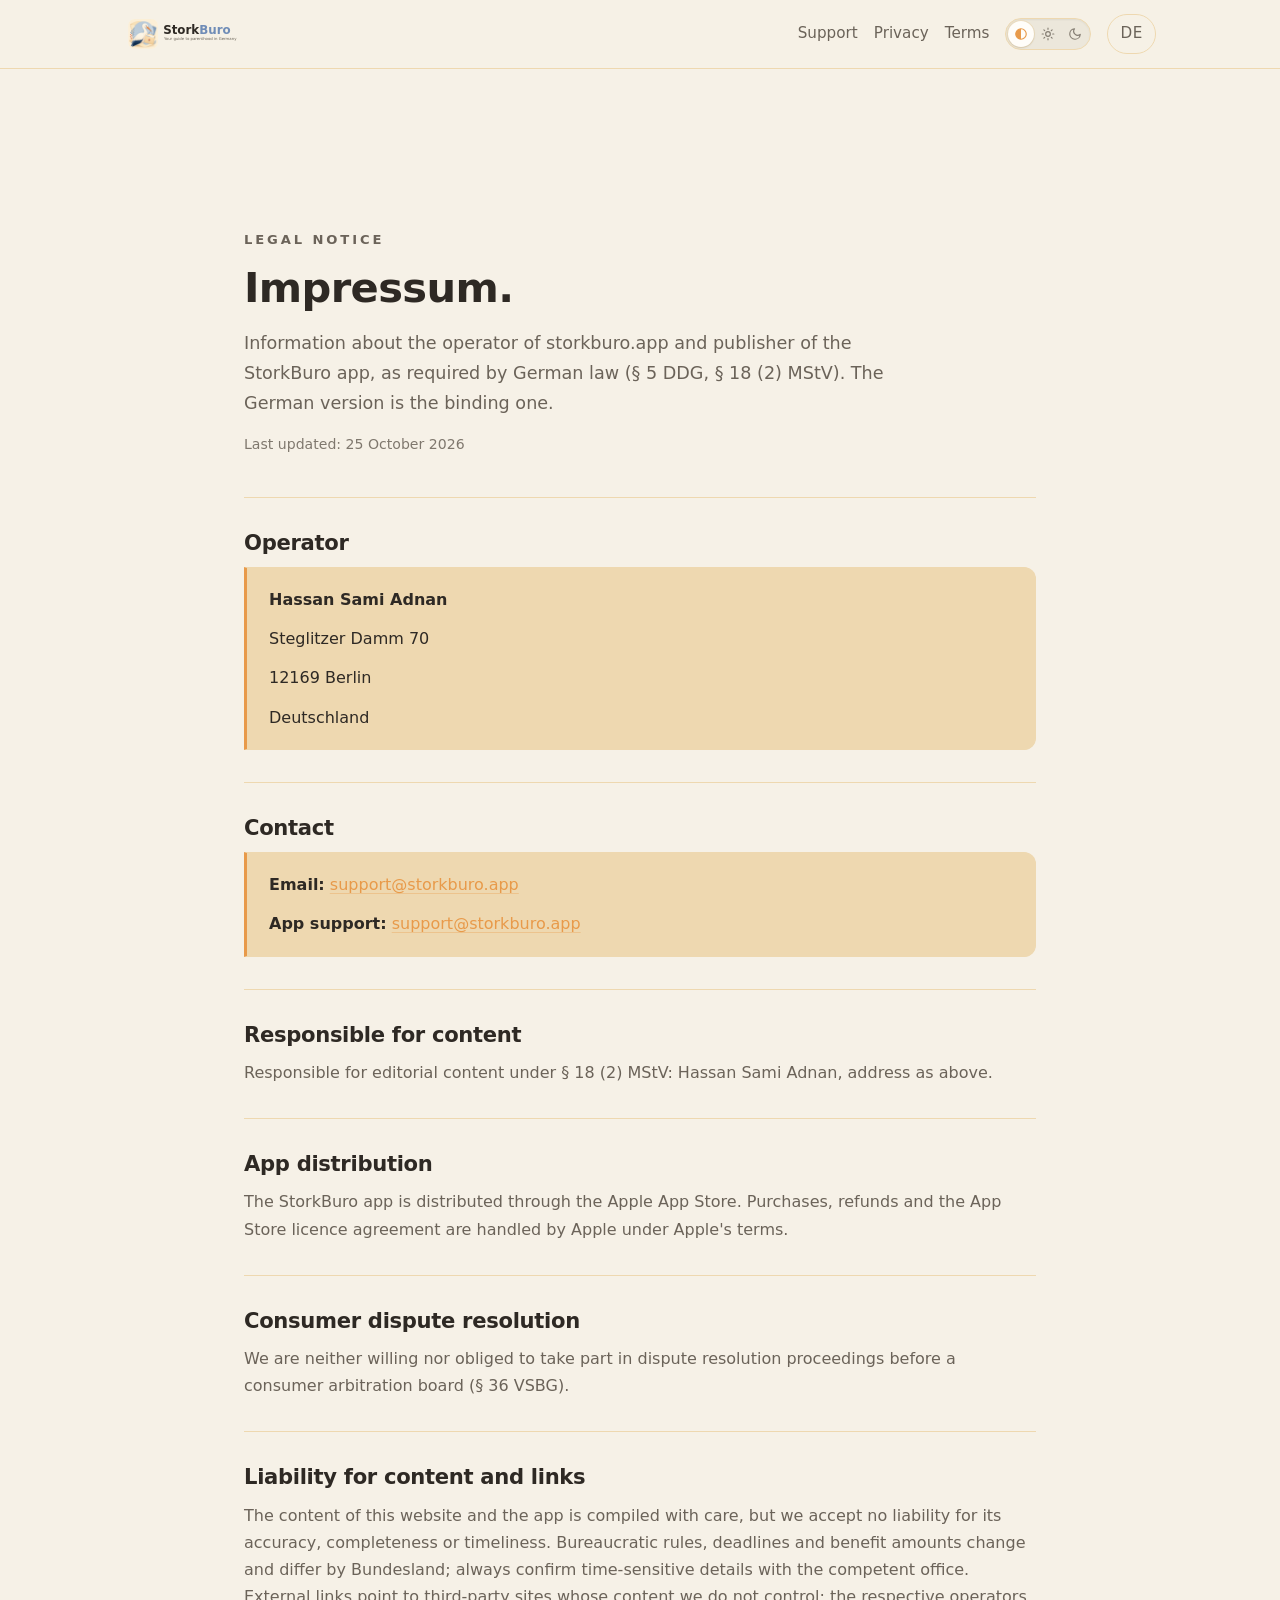
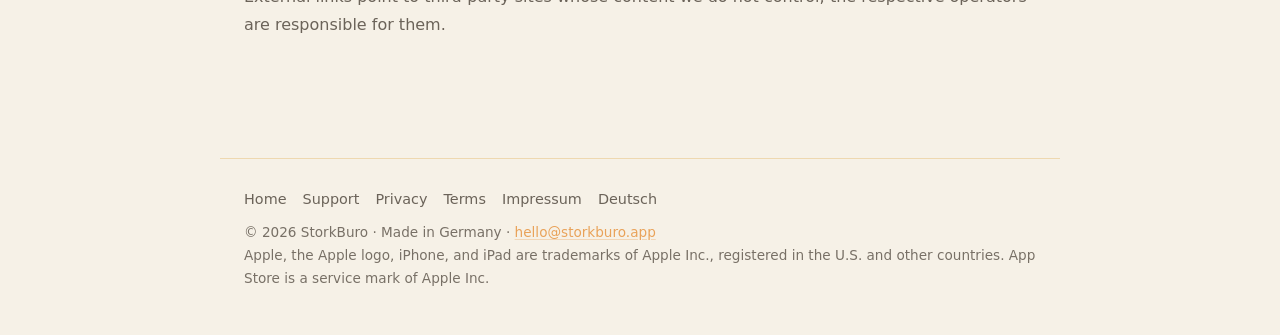
<file: impressum/index.html>
<!DOCTYPE html><html lang="en"> <head><meta charset="UTF-8"><meta name="viewport" content="width=device-width, initial-scale=1.0"><title>Legal Notice (Impressum) — StorkBuro</title><meta name="description" content="Legal notice (Impressum) for storkburo.app and the StorkBuro app, as required by § 5 DDG."><meta name="theme-color" content="#F6F1E7"><link rel="canonical" href="https://storkburo.app/impressum/"><script>(function(){try{var t=localStorage.getItem('storkburo-theme');if(t==='light'||t==='dark')document.documentElement.setAttribute('data-theme',t);}catch(e){}})();</script><meta property="og:title" content="Legal Notice (Impressum) — StorkBuro"><meta property="og:description" content="Legal notice (Impressum) for storkburo.app and the StorkBuro app, as required by § 5 DDG."><meta property="og:type" content="website"><meta property="og:url" content="https://storkburo.app/impressum/"><meta property="og:image" content="https://storkburo.app/assets/social/og-hero-1200x630.png"><meta name="twitter:card" content="summary_large_image"><meta name="twitter:title" content="Legal Notice (Impressum) — StorkBuro"><meta name="twitter:description" content="Legal notice (Impressum) for storkburo.app and the StorkBuro app, as required by § 5 DDG."><meta name="twitter:image" content="https://storkburo.app/assets/social/og-hero-1200x630.png"><link rel="icon" type="image/svg+xml" href="/assets/icons/favicon.svg"><link rel="icon" type="image/png" sizes="32x32" href="/assets/icons/favicon-32.png"><link rel="icon" type="image/png" sizes="16x16" href="/assets/icons/favicon-16.png"><link rel="apple-touch-icon" sizes="180x180" href="/assets/icons/apple-touch-icon.png"><link rel="alternate" hreflang="en" href="https://storkburo.app/impressum/"><link rel="alternate" hreflang="de" href="https://storkburo.app/de/impressum/"><link rel="alternate" hreflang="x-default" href="https://storkburo.app/"><link rel="stylesheet" href="/_astro/index.DBQy7M6f.css"></head> <body> <header class="site-header" data-sticky="false"> <nav class="site-nav" aria-label="Primary"> <a class="brand" href="/" aria-label="StorkBuro home"> <img src="/assets/brand/storkburo-lockup-horizontal.svg" alt="StorkBuro"> </a> <div class="nav-links"> <a href="/support/">Support</a> <a href="/privacy/">Privacy</a> <a href="/terms/">Terms</a> <div id="theme-toggle" class="theme-segment theme-segment--sm" role="radiogroup" aria-label="Theme"> <button type="button" role="radio" aria-checked="true" tabindex="0" data-theme-value="auto" class="theme-segment-btn" aria-label="Automatic (follow system)" title="Automatic (follow system)"> <svg viewBox="0 0 24 24" width="14" height="14" fill="none" stroke="currentColor" stroke-width="2" stroke-linecap="round" stroke-linejoin="round" aria-hidden="true"> <circle cx="12" cy="12" r="9"></circle> <path d="M12 3a9 9 0 0 0 0 18z" fill="currentColor" stroke="none"></path> </svg> </button> <button type="button" role="radio" aria-checked="false" tabindex="-1" data-theme-value="light" class="theme-segment-btn" aria-label="Light mode" title="Light mode"> <svg viewBox="0 0 24 24" width="14" height="14" fill="none" stroke="currentColor" stroke-width="2" stroke-linecap="round" stroke-linejoin="round" aria-hidden="true"> <circle cx="12" cy="12" r="4"></circle> <path d="M12 2v2M12 20v2M4.93 4.93l1.41 1.41M17.66 17.66l1.41 1.41M2 12h2M20 12h2M4.93 19.07l1.41-1.41M17.66 6.34l1.41-1.41"></path> </svg> </button> <button type="button" role="radio" aria-checked="false" tabindex="-1" data-theme-value="dark" class="theme-segment-btn" aria-label="Dark mode" title="Dark mode"> <svg viewBox="0 0 24 24" width="14" height="14" fill="none" stroke="currentColor" stroke-width="2" stroke-linecap="round" stroke-linejoin="round" aria-hidden="true"> <path d="M21 12.79A9 9 0 1 1 11.21 3 7 7 0 0 0 21 12.79z"></path> </svg> </button> </div> <a class="lang-toggle" href="/de/impressum/" aria-label="Auf Deutsch lesen">DE</a> </div> </nav> </header>  <main class="legal-main"> <section class="page-hero"> <p class="eyebrow">Legal Notice</p> <h1>Impressum.</h1> <p class="lead">Information about the operator of storkburo.app and publisher of the StorkBuro app, as required by German law (§ 5 DDG, § 18 (2) MStV). The German version is the binding one.</p> <p class="updated">Last updated: 25 October 2026</p> </section> <section class="content-section"> <h2>Operator</h2> <div class="contact-block"> <p><strong>Hassan Sami Adnan</strong></p> <p>Steglitzer Damm 70</p> <p>12169 Berlin</p> <p>Deutschland</p> </div> </section> <section class="content-section"> <h2>Contact</h2> <div class="contact-block"> <p><strong>Email:</strong> <a href="mailto:support@storkburo.app">support@storkburo.app</a></p> <p><strong>App support:</strong> <a href="mailto:support@storkburo.app">support@storkburo.app</a></p> </div> </section>  <section class="content-section"> <h2>Responsible for content</h2> <p>Responsible for editorial content under § 18 (2) MStV: Hassan Sami Adnan, address as above.</p> </section> <section class="content-section"> <h2>App distribution</h2> <p>The StorkBuro app is distributed through the Apple App Store. Purchases, refunds and the App Store licence agreement are handled by Apple under Apple's terms.</p> </section> <section class="content-section"> <h2>Consumer dispute resolution</h2> <p>We are neither willing nor obliged to take part in dispute resolution proceedings before a consumer arbitration board (§ 36 VSBG).</p> </section> <section class="content-section"> <h2>Liability for content and links</h2> <p>The content of this website and the app is compiled with care, but we accept no liability for its accuracy, completeness or timeliness. Bureaucratic rules, deadlines and benefit amounts change and differ by Bundesland; always confirm time-sensitive details with the competent office. External links point to third-party sites whose content we do not control; the respective operators are responsible for them.</p> </section> </main>  <footer class="legal-footer">  <nav class="footer-links" aria-label="Footer"> <a href="/">Home</a> <a href="/support/">Support</a> <a href="/privacy/">Privacy</a> <a href="/terms/">Terms</a> <a href="/impressum/">Impressum</a> <a href="/de/impressum/">Deutsch</a> </nav> <p>
&copy; 2026 StorkBuro &middot; Made in Germany &middot;
<a class="mail" href="mailto:hello@storkburo.app">hello@storkburo.app</a> </p> <p class="apple-credit"> Apple, the Apple logo, iPhone, and iPad are trademarks of Apple Inc., registered in the U.S. and other countries. App Store is a service mark of Apple Inc. </p> </footer> <script src="/assets/theme.js" defer></script> </body> </html>
</file>
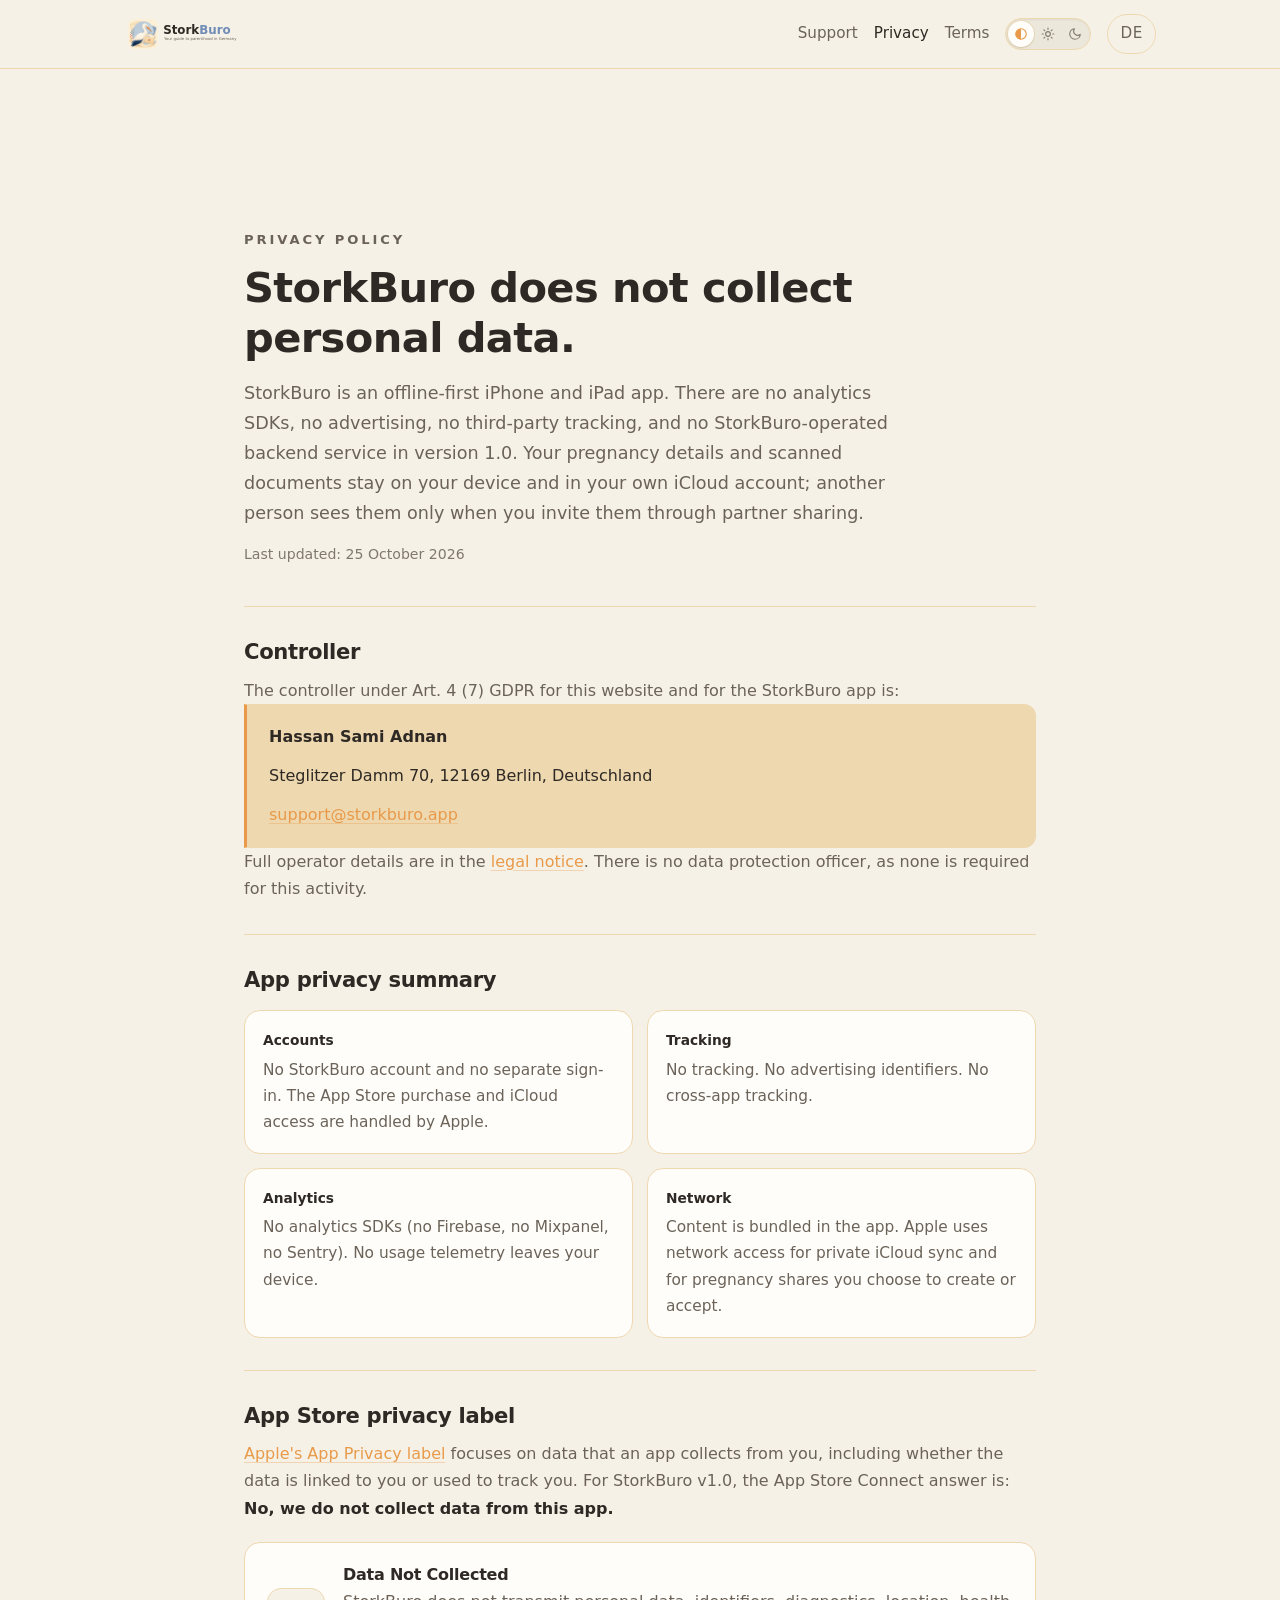
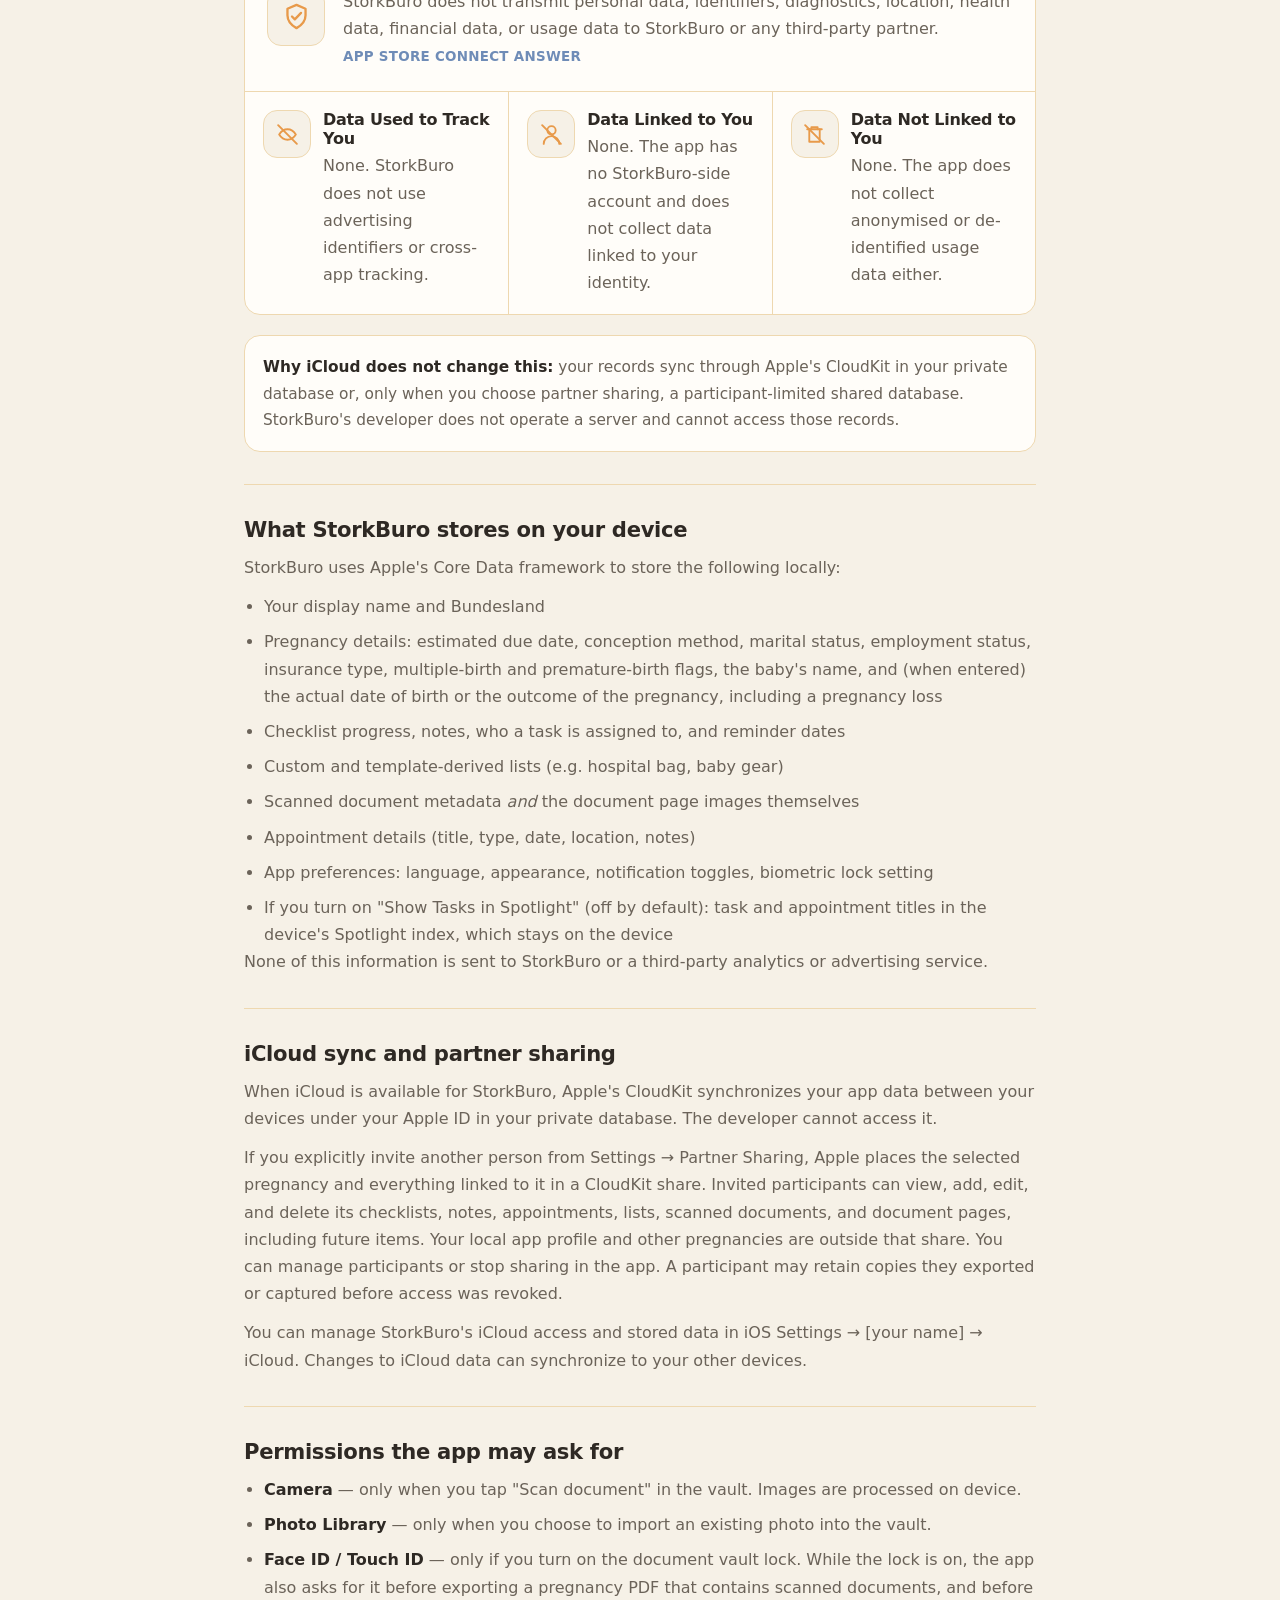
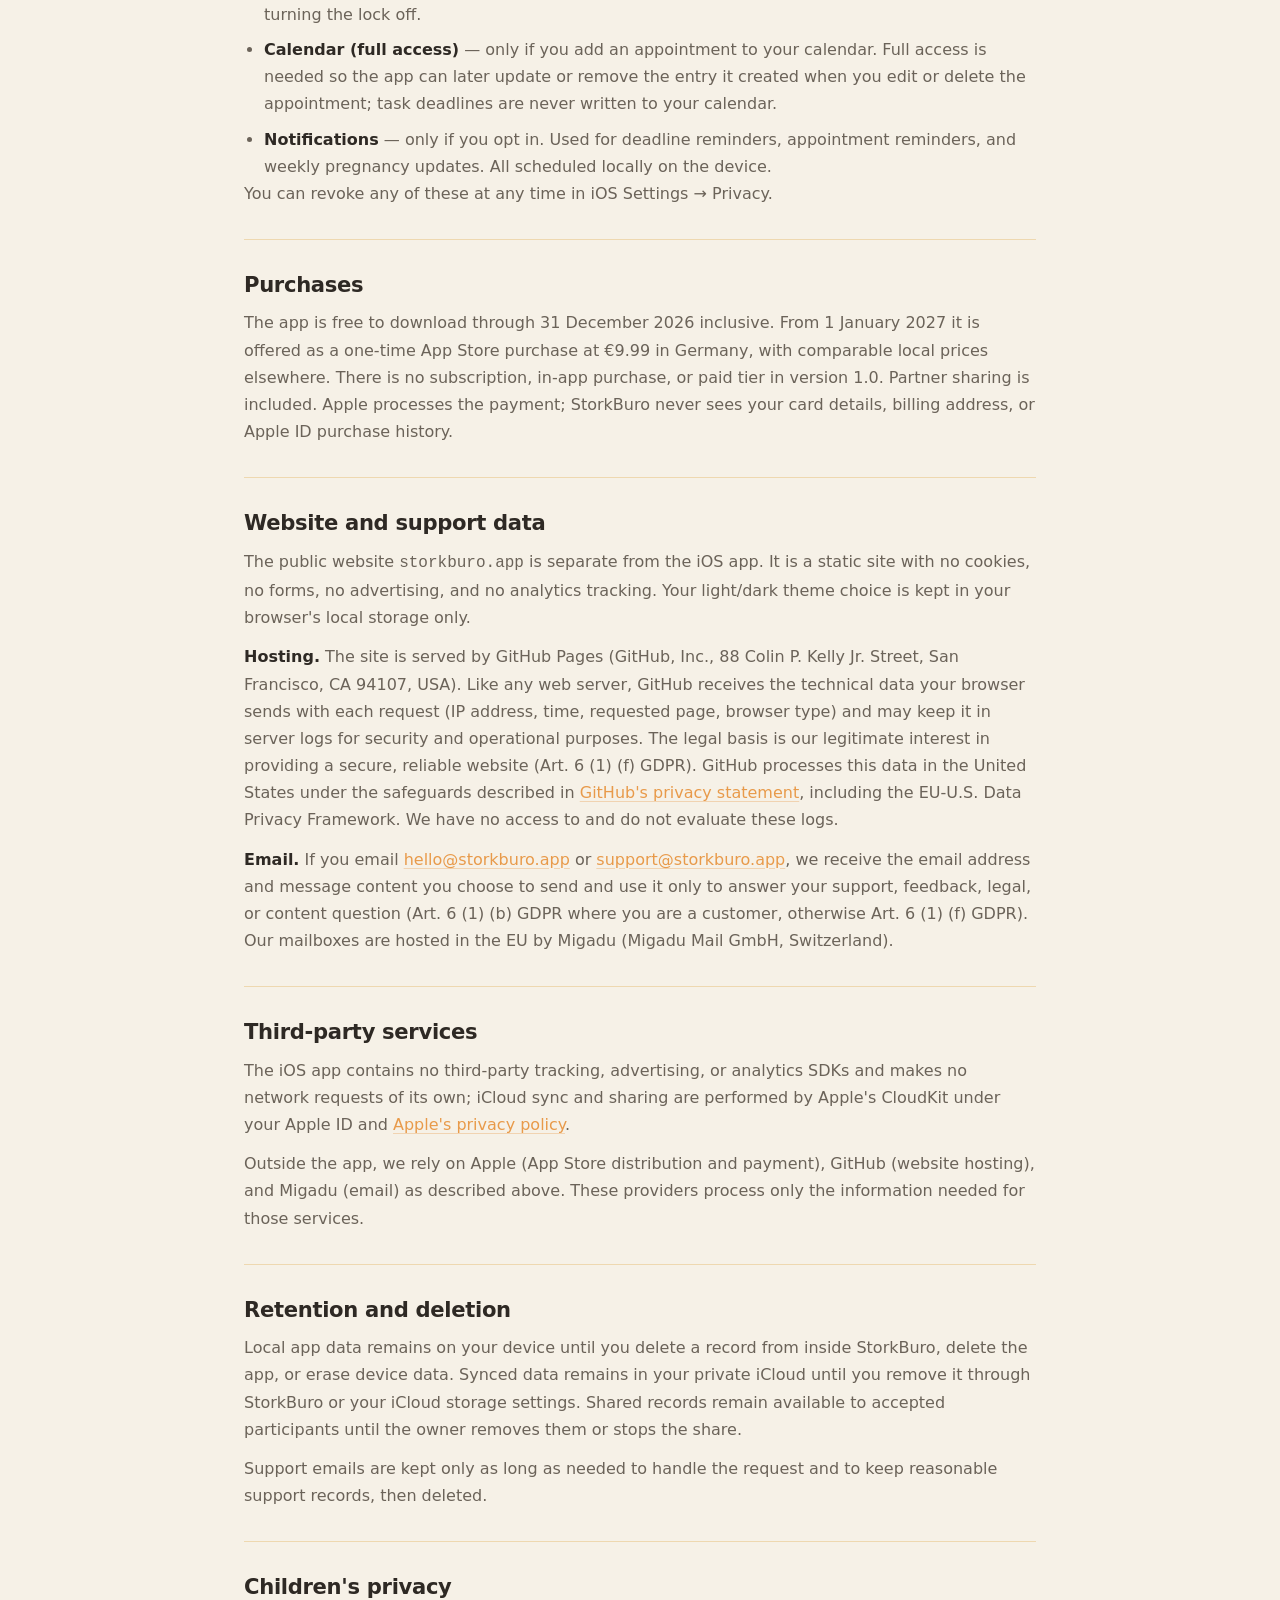
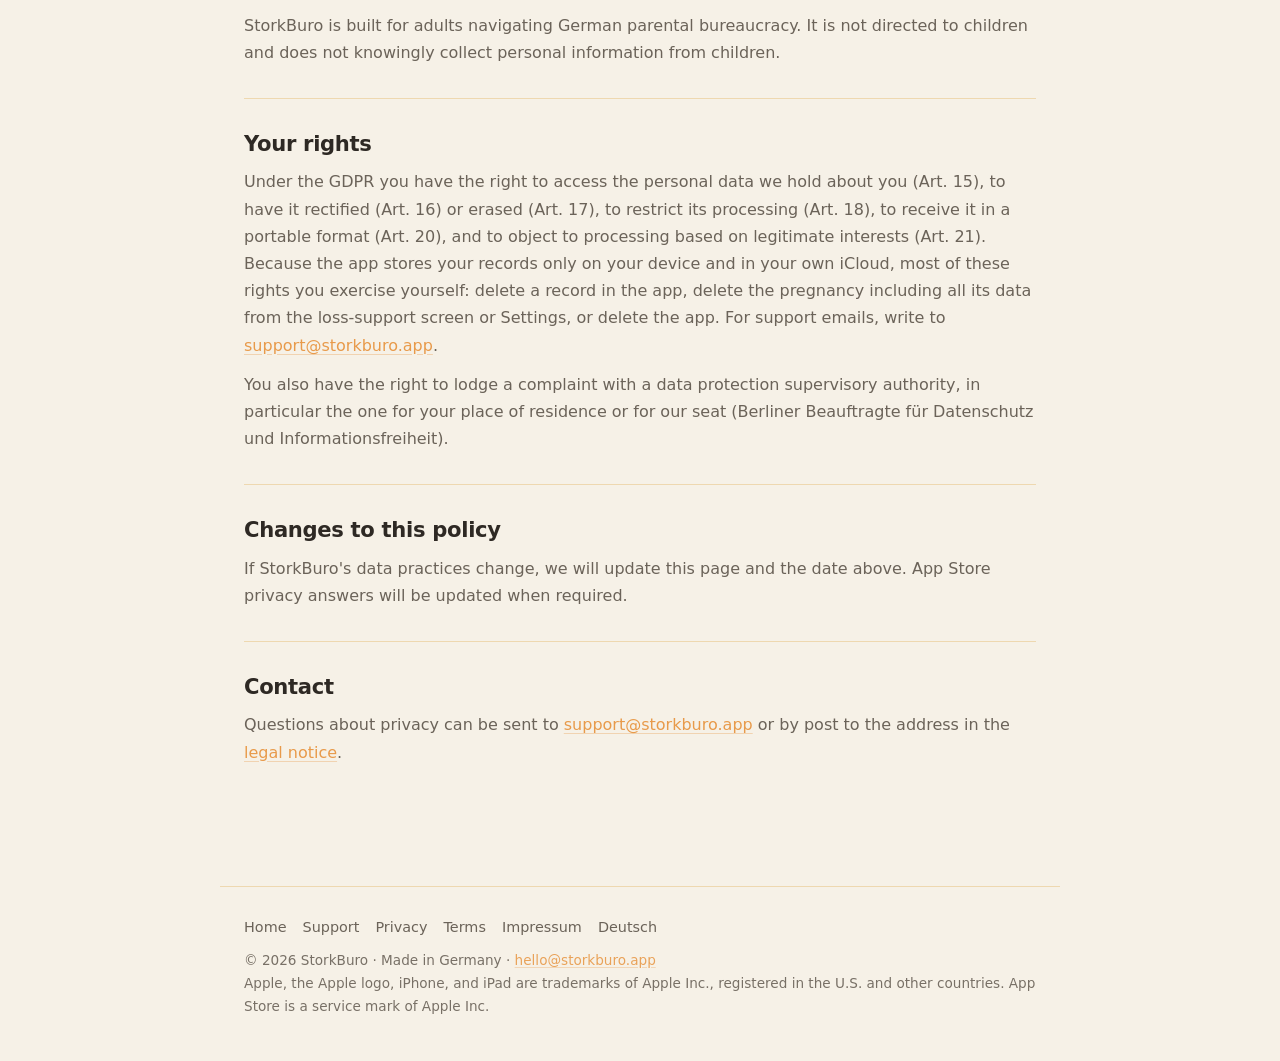
<file: privacy/index.html>
<!DOCTYPE html><html lang="en"> <head><meta charset="UTF-8"><meta name="viewport" content="width=device-width, initial-scale=1.0"><title>Privacy Policy — StorkBuro</title><meta name="description" content="StorkBuro privacy policy. The app does not collect personal data. Records stay on your device and in private or explicitly shared iCloud storage."><meta name="theme-color" content="#F6F1E7"><link rel="canonical" href="https://storkburo.app/privacy/"><script>(function(){try{var t=localStorage.getItem('storkburo-theme');if(t==='light'||t==='dark')document.documentElement.setAttribute('data-theme',t);}catch(e){}})();</script><meta property="og:title" content="Privacy Policy — StorkBuro"><meta property="og:description" content="StorkBuro privacy policy. The app does not collect personal data. Records stay on your device and in private or explicitly shared iCloud storage."><meta property="og:type" content="website"><meta property="og:url" content="https://storkburo.app/privacy/"><meta property="og:image" content="https://storkburo.app/assets/social/og-hero-1200x630.png"><meta name="twitter:card" content="summary_large_image"><meta name="twitter:title" content="Privacy Policy — StorkBuro"><meta name="twitter:description" content="StorkBuro privacy policy. The app does not collect personal data. Records stay on your device and in private or explicitly shared iCloud storage."><meta name="twitter:image" content="https://storkburo.app/assets/social/og-hero-1200x630.png"><link rel="icon" type="image/svg+xml" href="/assets/icons/favicon.svg"><link rel="icon" type="image/png" sizes="32x32" href="/assets/icons/favicon-32.png"><link rel="icon" type="image/png" sizes="16x16" href="/assets/icons/favicon-16.png"><link rel="apple-touch-icon" sizes="180x180" href="/assets/icons/apple-touch-icon.png"><link rel="alternate" hreflang="en" href="https://storkburo.app/privacy/"><link rel="alternate" hreflang="de" href="https://storkburo.app/de/privacy/"><link rel="alternate" hreflang="x-default" href="https://storkburo.app/"><link rel="stylesheet" href="/_astro/index.DBQy7M6f.css"></head> <body> <header class="site-header" data-sticky="false"> <nav class="site-nav" aria-label="Primary"> <a class="brand" href="/" aria-label="StorkBuro home"> <img src="/assets/brand/storkburo-lockup-horizontal.svg" alt="StorkBuro"> </a> <div class="nav-links"> <a href="/support/">Support</a> <a href="/privacy/" aria-current="page">Privacy</a> <a href="/terms/">Terms</a> <div id="theme-toggle" class="theme-segment theme-segment--sm" role="radiogroup" aria-label="Theme"> <button type="button" role="radio" aria-checked="true" tabindex="0" data-theme-value="auto" class="theme-segment-btn" aria-label="Automatic (follow system)" title="Automatic (follow system)"> <svg viewBox="0 0 24 24" width="14" height="14" fill="none" stroke="currentColor" stroke-width="2" stroke-linecap="round" stroke-linejoin="round" aria-hidden="true"> <circle cx="12" cy="12" r="9"></circle> <path d="M12 3a9 9 0 0 0 0 18z" fill="currentColor" stroke="none"></path> </svg> </button> <button type="button" role="radio" aria-checked="false" tabindex="-1" data-theme-value="light" class="theme-segment-btn" aria-label="Light mode" title="Light mode"> <svg viewBox="0 0 24 24" width="14" height="14" fill="none" stroke="currentColor" stroke-width="2" stroke-linecap="round" stroke-linejoin="round" aria-hidden="true"> <circle cx="12" cy="12" r="4"></circle> <path d="M12 2v2M12 20v2M4.93 4.93l1.41 1.41M17.66 17.66l1.41 1.41M2 12h2M20 12h2M4.93 19.07l1.41-1.41M17.66 6.34l1.41-1.41"></path> </svg> </button> <button type="button" role="radio" aria-checked="false" tabindex="-1" data-theme-value="dark" class="theme-segment-btn" aria-label="Dark mode" title="Dark mode"> <svg viewBox="0 0 24 24" width="14" height="14" fill="none" stroke="currentColor" stroke-width="2" stroke-linecap="round" stroke-linejoin="round" aria-hidden="true"> <path d="M21 12.79A9 9 0 1 1 11.21 3 7 7 0 0 0 21 12.79z"></path> </svg> </button> </div> <a class="lang-toggle" href="/de/privacy/" aria-label="Auf Deutsch lesen">DE</a> </div> </nav> </header>  <main class="legal-main"> <section class="page-hero"> <p class="eyebrow">Privacy Policy</p> <h1>StorkBuro does not collect personal data.</h1> <p class="lead">StorkBuro is an offline-first iPhone and iPad app. There are no analytics SDKs, no advertising, no third-party tracking, and no StorkBuro-operated backend service in version 1.0. Your pregnancy details and scanned documents stay on your device and in your own iCloud account; another person sees them only when you invite them through partner sharing.</p> <p class="updated">Last updated: 25 October 2026</p> </section> <section class="content-section"> <h2>Controller</h2> <p>The controller under Art. 4 (7) GDPR for this website and for the StorkBuro app is:</p> <div class="contact-block"> <p><strong>Hassan Sami Adnan</strong></p> <p>Steglitzer Damm 70, 12169 Berlin, Deutschland</p> <p><a href="mailto:support@storkburo.app">support@storkburo.app</a></p> </div> <p>Full operator details are in the <a href="/impressum/">legal notice</a>. There is no data protection officer, as none is required for this activity.</p> </section> <section class="content-section"> <h2>App privacy summary</h2> <div class="summary-grid"> <div class="summary-item"><span class="summary-label">Accounts</span><p>No StorkBuro account and no separate sign-in. The App Store purchase and iCloud access are handled by Apple.</p></div> <div class="summary-item"><span class="summary-label">Tracking</span><p>No tracking. No advertising identifiers. No cross-app tracking.</p></div> <div class="summary-item"><span class="summary-label">Analytics</span><p>No analytics SDKs (no Firebase, no Mixpanel, no Sentry). No usage telemetry leaves your device.</p></div> <div class="summary-item"><span class="summary-label">Network</span><p>Content is bundled in the app. Apple uses network access for private iCloud sync and for pregnancy shares you choose to create or accept.</p></div> </div> </section> <section class="content-section"> <h2>App Store privacy label</h2> <p><a href="https://developer.apple.com/app-store/app-privacy-details/" rel="noopener" target="_blank">Apple's App Privacy label</a> focuses on data that an app collects from you, including whether the data is linked to you or used to track you. For StorkBuro v1.0, the App Store Connect answer is: <strong>No, we do not collect data from this app.</strong></p> <div class="nutrition-label" aria-label="StorkBuro App Store privacy label summary"> <div class="nutrition-feature"> <div class="nutrition-symbol" aria-hidden="true"> <svg viewBox="0 0 24 24"> <path d="M12 3l7 3v5c0 5-3.5 8-7 10-3.5-2-7-5-7-10V6l7-3z"></path> <path d="M8.5 12l2.2 2.2 4.8-5"></path> </svg> </div> <div class="nutrition-copy"> <h3>Data Not Collected</h3> <p>StorkBuro does not transmit personal data, identifiers, diagnostics, location, health data, financial data, or usage data to StorkBuro or any third-party partner.</p> <span class="nutrition-status">App Store Connect answer</span> </div> </div> <div class="nutrition-grid"> <div class="nutrition-item"> <div class="nutrition-symbol" aria-hidden="true"> <svg viewBox="0 0 24 24"> <path d="M4 12s3-5 8-5 8 5 8 5-3 5-8 5-8-5-8-5z"></path> <path d="M3 3l18 18"></path> </svg> </div> <div class="nutrition-copy"> <h3>Data Used to Track You</h3> <p>None. StorkBuro does not use advertising identifiers or cross-app tracking.</p> </div> </div> <div class="nutrition-item"> <div class="nutrition-symbol" aria-hidden="true"> <svg viewBox="0 0 24 24"> <path d="M12 12a4 4 0 1 0-4-4 4 4 0 0 0 4 4z"></path> <path d="M4.5 21a7.5 7.5 0 0 1 15 0"></path> <path d="M3 3l18 18"></path> </svg> </div> <div class="nutrition-copy"> <h3>Data Linked to You</h3> <p>None. The app has no StorkBuro-side account and does not collect data linked to your identity.</p> </div> </div> <div class="nutrition-item"> <div class="nutrition-symbol" aria-hidden="true"> <svg viewBox="0 0 24 24"> <path d="M5 7h14"></path> <path d="M7 7v12h10V7"></path> <path d="M9 7V5h6v2"></path> <path d="M3 3l18 18"></path> </svg> </div> <div class="nutrition-copy"> <h3>Data Not Linked to You</h3> <p>None. The app does not collect anonymised or de-identified usage data either.</p> </div> </div> </div> </div> <div class="note" style="margin-top: 20px;"> <p><strong>Why iCloud does not change this:</strong> your records sync through Apple's CloudKit in your private database or, only when you choose partner sharing, a participant-limited shared database. StorkBuro's developer does not operate a server and cannot access those records.</p> </div> </section> <section class="content-section"> <h2>What StorkBuro stores on your device</h2> <p>StorkBuro uses Apple's Core Data framework to store the following locally:</p> <ul> <li>Your display name and Bundesland</li> <li>Pregnancy details: estimated due date, conception method, marital status, employment status, insurance type, multiple-birth and premature-birth flags, the baby's name, and (when entered) the actual date of birth or the outcome of the pregnancy, including a pregnancy loss</li> <li>Checklist progress, notes, who a task is assigned to, and reminder dates</li> <li>Custom and template-derived lists (e.g. hospital bag, baby gear)</li> <li>Scanned document metadata <em>and</em> the document page images themselves</li> <li>Appointment details (title, type, date, location, notes)</li> <li>App preferences: language, appearance, notification toggles, biometric lock setting</li> <li>If you turn on "Show Tasks in Spotlight" (off by default): task and appointment titles in the device's Spotlight index, which stays on the device</li> </ul> <p>None of this information is sent to StorkBuro or a third-party analytics or advertising service.</p> </section> <section class="content-section"> <h2>iCloud sync and partner sharing</h2> <p>When iCloud is available for StorkBuro, Apple's CloudKit synchronizes your app data between your devices under your Apple ID in your private database. The developer cannot access it.</p> <p>If you explicitly invite another person from Settings → Partner Sharing, Apple places the selected pregnancy and everything linked to it in a CloudKit share. Invited participants can view, add, edit, and delete its checklists, notes, appointments, lists, scanned documents, and document pages, including future items. Your local app profile and other pregnancies are outside that share. You can manage participants or stop sharing in the app. A participant may retain copies they exported or captured before access was revoked.</p> <p>You can manage StorkBuro's iCloud access and stored data in iOS Settings → [your name] → iCloud. Changes to iCloud data can synchronize to your other devices.</p> </section> <section class="content-section"> <h2>Permissions the app may ask for</h2> <ul> <li><strong>Camera</strong> — only when you tap "Scan document" in the vault. Images are processed on device.</li> <li><strong>Photo Library</strong> — only when you choose to import an existing photo into the vault.</li> <li><strong>Face ID / Touch ID</strong> — only if you turn on the document vault lock. While the lock is on, the app also asks for it before exporting a pregnancy PDF that contains scanned documents, and before turning the lock off.</li> <li><strong>Calendar (full access)</strong> — only if you add an appointment to your calendar. Full access is needed so the app can later update or remove the entry it created when you edit or delete the appointment; task deadlines are never written to your calendar.</li> <li><strong>Notifications</strong> — only if you opt in. Used for deadline reminders, appointment reminders, and weekly pregnancy updates. All scheduled locally on the device.</li> </ul> <p>You can revoke any of these at any time in iOS Settings → Privacy.</p> </section> <section class="content-section"> <h2>Purchases</h2> <p>The app is free to download through 31 December 2026 inclusive. From 1 January 2027 it is offered as a one-time App Store purchase at €9.99 in Germany, with comparable local prices elsewhere. There is no subscription, in-app purchase, or paid tier in version 1.0. Partner sharing is included. Apple processes the payment; StorkBuro never sees your card details, billing address, or Apple ID purchase history.</p> </section> <section class="content-section"> <h2>Website and support data</h2> <p>The public website <code>storkburo.app</code> is separate from the iOS app. It is a static site with no cookies, no forms, no advertising, and no analytics tracking. Your light/dark theme choice is kept in your browser's local storage only.</p> <p><strong>Hosting.</strong> The site is served by GitHub Pages (GitHub, Inc., 88 Colin P. Kelly Jr. Street, San Francisco, CA 94107, USA). Like any web server, GitHub receives the technical data your browser sends with each request (IP address, time, requested page, browser type) and may keep it in server logs for security and operational purposes. The legal basis is our legitimate interest in providing a secure, reliable website (Art. 6 (1) (f) GDPR). GitHub processes this data in the United States under the safeguards described in <a href="https://docs.github.com/en/site-policy/privacy-policies/github-general-privacy-statement" rel="noopener" target="_blank">GitHub's privacy statement</a>, including the EU-U.S. Data Privacy Framework. We have no access to and do not evaluate these logs.</p> <p><strong>Email.</strong> If you email <a href="mailto:hello@storkburo.app">hello@storkburo.app</a> or <a href="mailto:support@storkburo.app">support@storkburo.app</a>, we receive the email address and message content you choose to send and use it only to answer your support, feedback, legal, or content question (Art. 6 (1) (b) GDPR where you are a customer, otherwise Art. 6 (1) (f) GDPR). Our mailboxes are hosted in the EU by Migadu (Migadu Mail GmbH, Switzerland).</p> </section> <section class="content-section"> <h2>Third-party services</h2> <p>The iOS app contains no third-party tracking, advertising, or analytics SDKs and makes no network requests of its own; iCloud sync and sharing are performed by Apple's CloudKit under your Apple ID and <a href="https://www.apple.com/legal/privacy/" rel="noopener" target="_blank">Apple's privacy policy</a>.</p> <p>Outside the app, we rely on Apple (App Store distribution and payment), GitHub (website hosting), and Migadu (email) as described above. These providers process only the information needed for those services.</p> </section> <section class="content-section"> <h2>Retention and deletion</h2> <p>Local app data remains on your device until you delete a record from inside StorkBuro, delete the app, or erase device data. Synced data remains in your private iCloud until you remove it through StorkBuro or your iCloud storage settings. Shared records remain available to accepted participants until the owner removes them or stops the share.</p> <p>Support emails are kept only as long as needed to handle the request and to keep reasonable support records, then deleted.</p> </section> <section class="content-section"> <h2>Children's privacy</h2> <p>StorkBuro is built for adults navigating German parental bureaucracy. It is not directed to children and does not knowingly collect personal information from children.</p> </section> <section class="content-section"> <h2>Your rights</h2> <p>Under the GDPR you have the right to access the personal data we hold about you (Art. 15), to have it rectified (Art. 16) or erased (Art. 17), to restrict its processing (Art. 18), to receive it in a portable format (Art. 20), and to object to processing based on legitimate interests (Art. 21). Because the app stores your records only on your device and in your own iCloud, most of these rights you exercise yourself: delete a record in the app, delete the pregnancy including all its data from the loss-support screen or Settings, or delete the app. For support emails, write to <a href="mailto:support@storkburo.app">support@storkburo.app</a>.</p> <p>You also have the right to lodge a complaint with a data protection supervisory authority, in particular the one for your place of residence or for our seat (Berliner Beauftragte für Datenschutz und Informationsfreiheit).</p> </section> <section class="content-section"> <h2>Changes to this policy</h2> <p>If StorkBuro's data practices change, we will update this page and the date above. App Store privacy answers will be updated when required.</p> </section> <section class="content-section"> <h2>Contact</h2> <p>Questions about privacy can be sent to <a href="mailto:support@storkburo.app">support@storkburo.app</a> or by post to the address in the <a href="/impressum/">legal notice</a>.</p> </section> </main>  <footer class="legal-footer">  <nav class="footer-links" aria-label="Footer"> <a href="/">Home</a> <a href="/support/">Support</a> <a href="/privacy/">Privacy</a> <a href="/terms/">Terms</a> <a href="/impressum/">Impressum</a> <a href="/de/privacy/">Deutsch</a> </nav> <p>
&copy; 2026 StorkBuro &middot; Made in Germany &middot;
<a class="mail" href="mailto:hello@storkburo.app">hello@storkburo.app</a> </p> <p class="apple-credit"> Apple, the Apple logo, iPhone, and iPad are trademarks of Apple Inc., registered in the U.S. and other countries. App Store is a service mark of Apple Inc. </p> </footer> <script src="/assets/theme.js" defer></script> </body> </html>
</file>
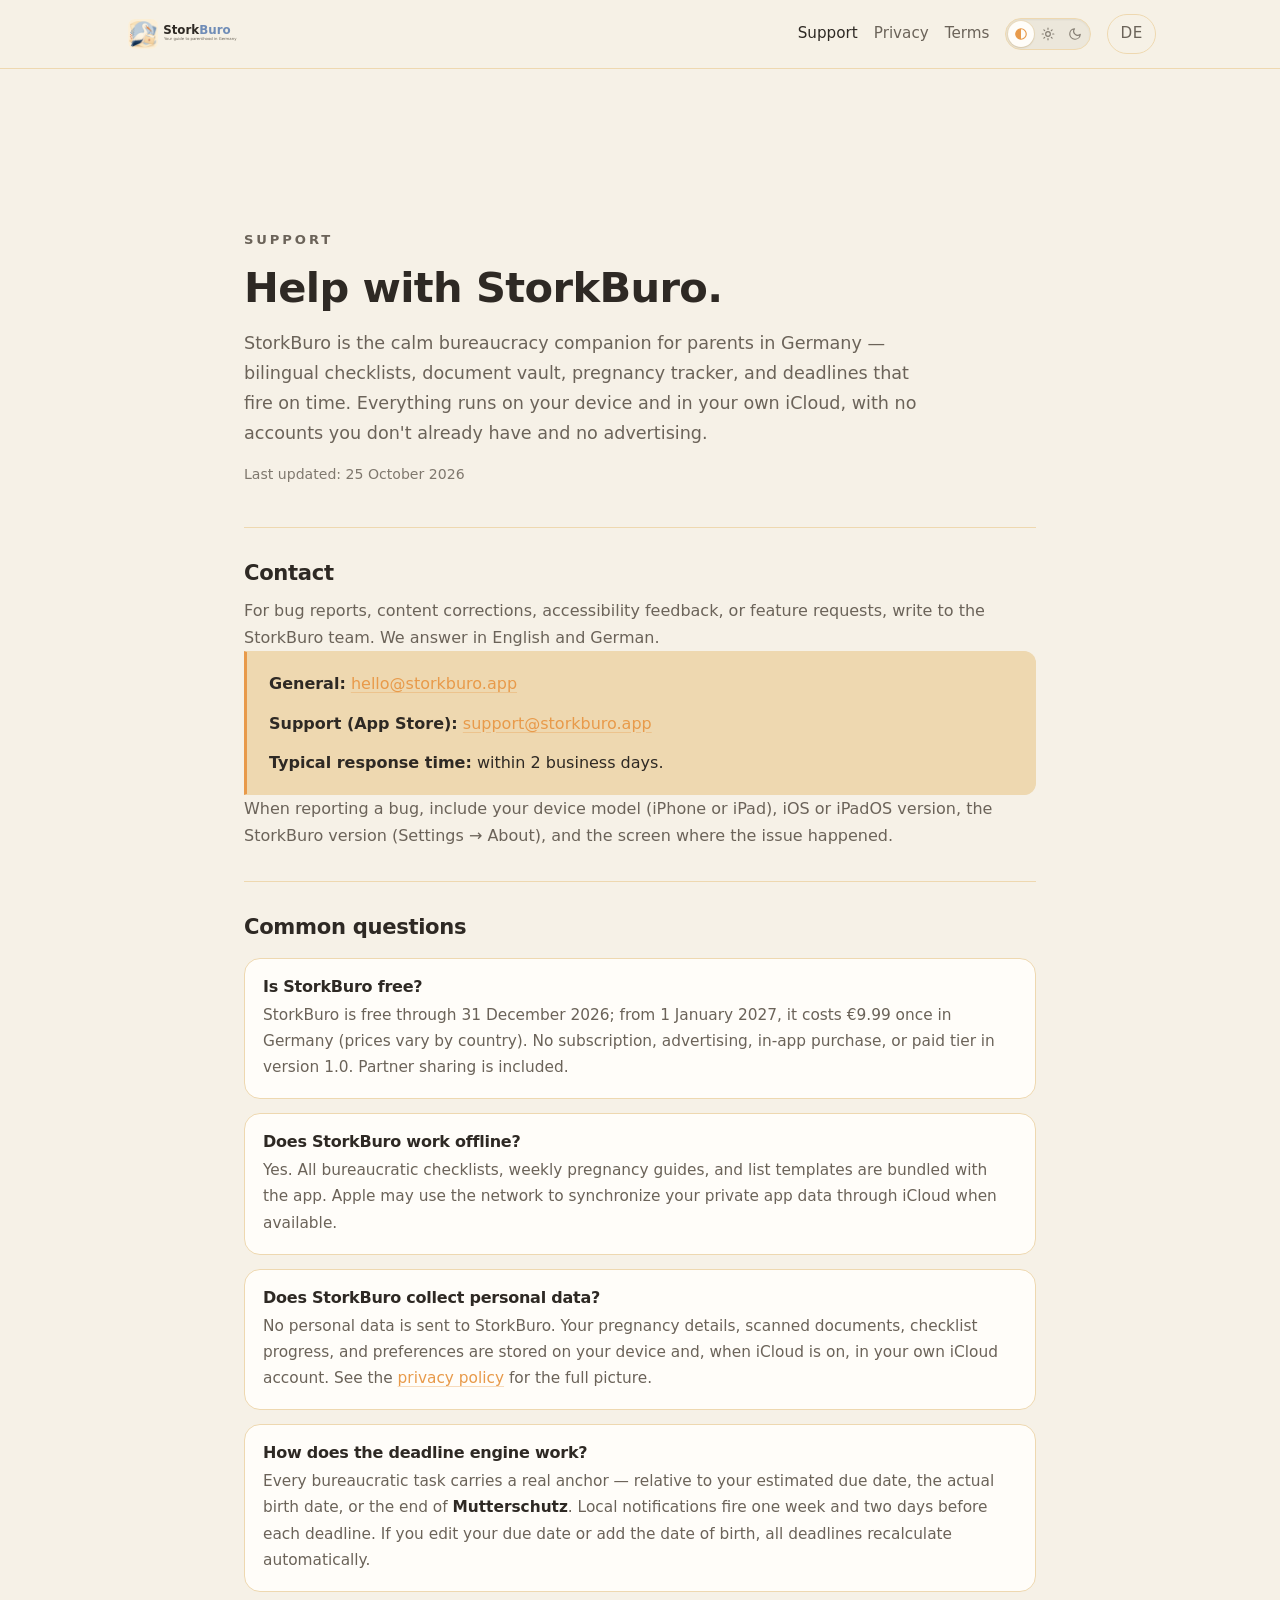
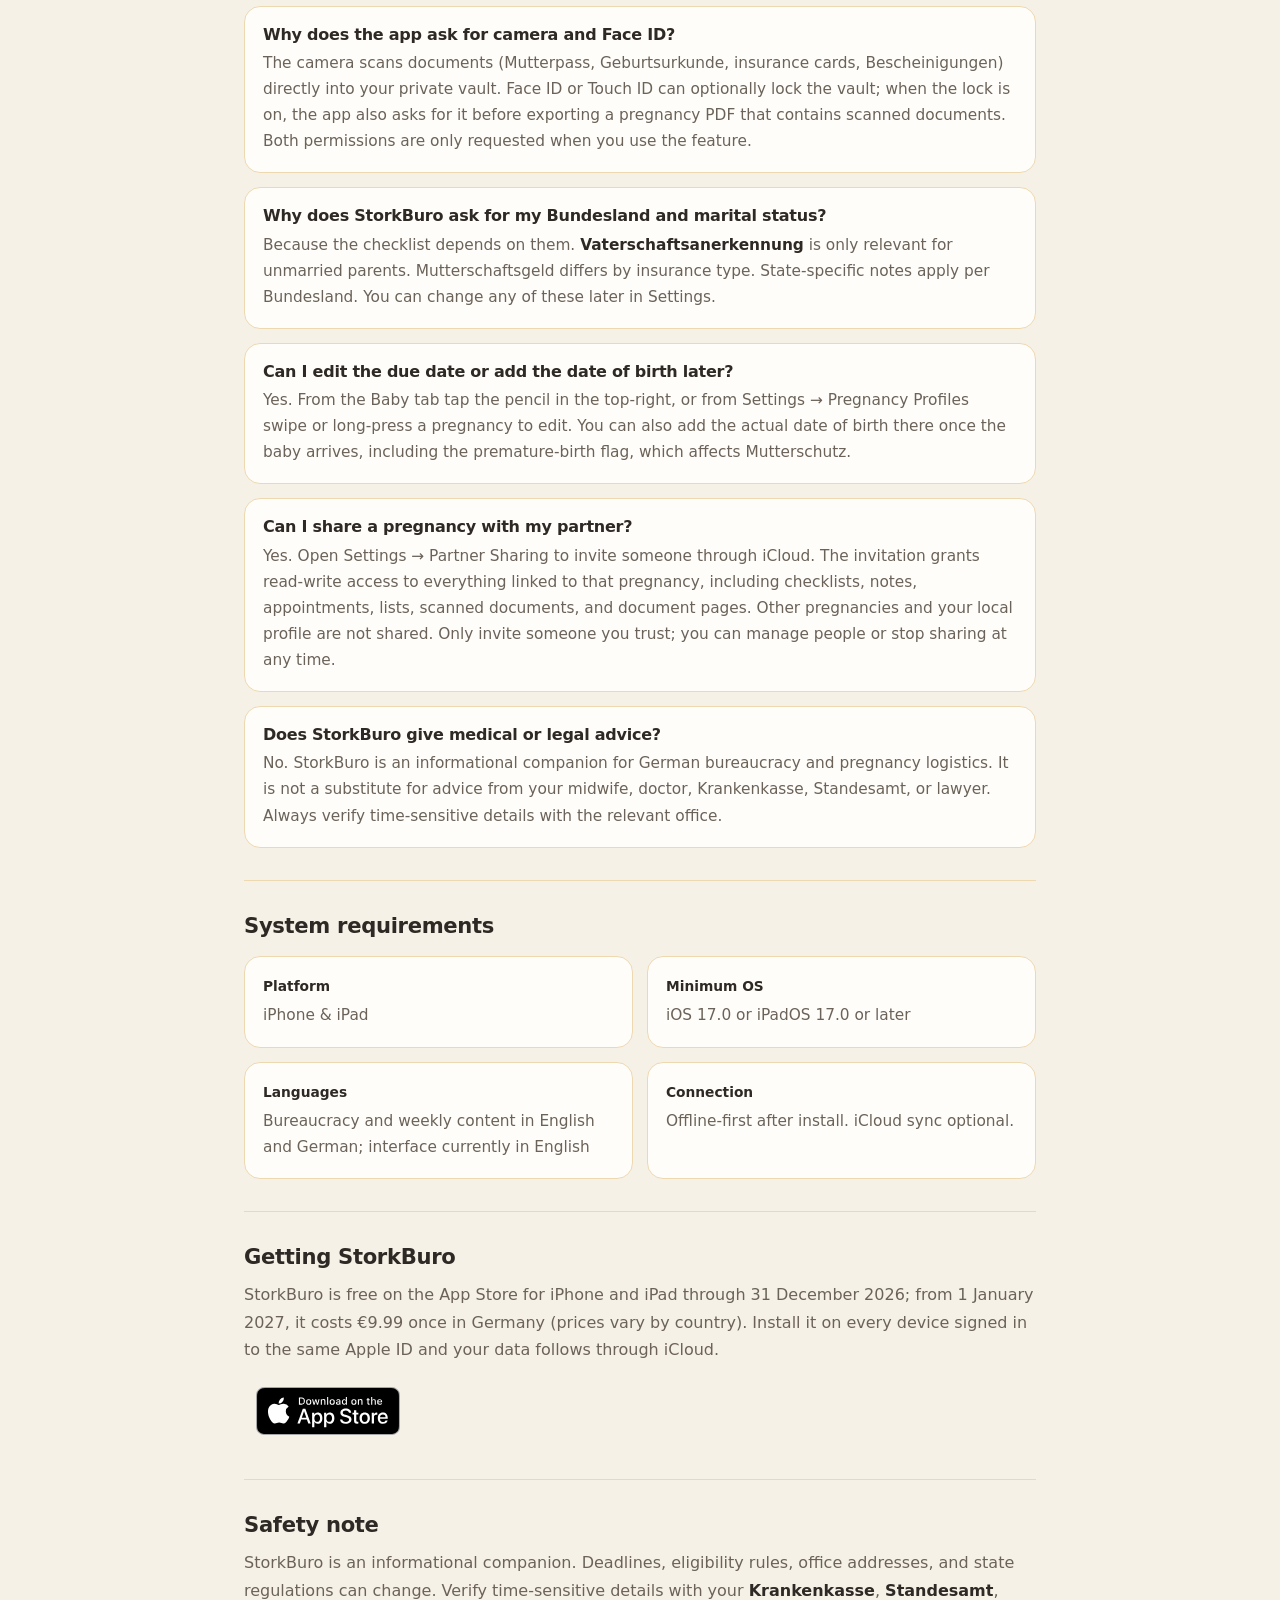
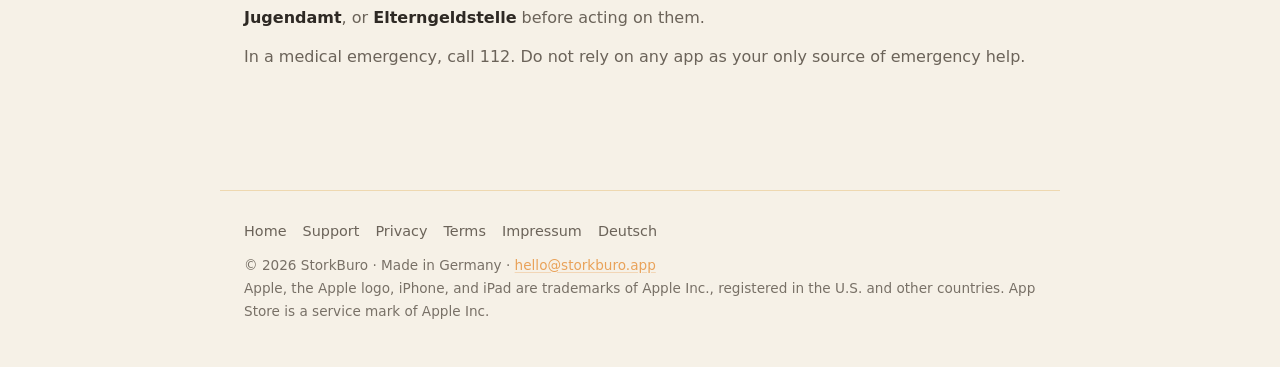
<file: support/index.html>
<!DOCTYPE html><html lang="en"> <head><meta charset="UTF-8"><meta name="viewport" content="width=device-width, initial-scale=1.0"><title>Support — StorkBuro</title><meta name="description" content="Get help with StorkBuro, the privacy-first iPhone and iPad app that guides parents through every step of having a baby in Germany."><meta name="theme-color" content="#F6F1E7"><link rel="canonical" href="https://storkburo.app/support/"><script>(function(){try{var t=localStorage.getItem('storkburo-theme');if(t==='light'||t==='dark')document.documentElement.setAttribute('data-theme',t);}catch(e){}})();</script><meta property="og:title" content="Support — StorkBuro"><meta property="og:description" content="Get help with StorkBuro, the privacy-first iPhone and iPad app that guides parents through every step of having a baby in Germany."><meta property="og:type" content="website"><meta property="og:url" content="https://storkburo.app/support/"><meta property="og:image" content="https://storkburo.app/assets/social/og-hero-1200x630.png"><meta name="twitter:card" content="summary_large_image"><meta name="twitter:title" content="Support — StorkBuro"><meta name="twitter:description" content="Get help with StorkBuro, the privacy-first iPhone and iPad app that guides parents through every step of having a baby in Germany."><meta name="twitter:image" content="https://storkburo.app/assets/social/og-hero-1200x630.png"><link rel="icon" type="image/svg+xml" href="/assets/icons/favicon.svg"><link rel="icon" type="image/png" sizes="32x32" href="/assets/icons/favicon-32.png"><link rel="icon" type="image/png" sizes="16x16" href="/assets/icons/favicon-16.png"><link rel="apple-touch-icon" sizes="180x180" href="/assets/icons/apple-touch-icon.png"><link rel="alternate" hreflang="en" href="https://storkburo.app/support/"><link rel="alternate" hreflang="de" href="https://storkburo.app/de/support/"><link rel="alternate" hreflang="x-default" href="https://storkburo.app/"><link rel="stylesheet" href="/_astro/index.DBQy7M6f.css">
<style>.app-store-badge-space[data-astro-cid-pfs5tged]{display:inline-flex;justify-content:center;padding:12px;vertical-align:middle}.app-store-badge[data-astro-cid-pfs5tged]{display:inline-flex;border-radius:7px}.app-store-badge[data-astro-cid-pfs5tged] img[data-astro-cid-pfs5tged]{display:block;width:auto;height:48px;max-width:none}.app-store-badge[data-astro-cid-pfs5tged]:focus-visible{outline:3px solid var(--stork-beak);outline-offset:5px}
</style></head> <body> <header class="site-header" data-sticky="false"> <nav class="site-nav" aria-label="Primary"> <a class="brand" href="/" aria-label="StorkBuro home"> <img src="/assets/brand/storkburo-lockup-horizontal.svg" alt="StorkBuro"> </a> <div class="nav-links"> <a href="/support/" aria-current="page">Support</a> <a href="/privacy/">Privacy</a> <a href="/terms/">Terms</a> <div id="theme-toggle" class="theme-segment theme-segment--sm" role="radiogroup" aria-label="Theme"> <button type="button" role="radio" aria-checked="true" tabindex="0" data-theme-value="auto" class="theme-segment-btn" aria-label="Automatic (follow system)" title="Automatic (follow system)"> <svg viewBox="0 0 24 24" width="14" height="14" fill="none" stroke="currentColor" stroke-width="2" stroke-linecap="round" stroke-linejoin="round" aria-hidden="true"> <circle cx="12" cy="12" r="9"></circle> <path d="M12 3a9 9 0 0 0 0 18z" fill="currentColor" stroke="none"></path> </svg> </button> <button type="button" role="radio" aria-checked="false" tabindex="-1" data-theme-value="light" class="theme-segment-btn" aria-label="Light mode" title="Light mode"> <svg viewBox="0 0 24 24" width="14" height="14" fill="none" stroke="currentColor" stroke-width="2" stroke-linecap="round" stroke-linejoin="round" aria-hidden="true"> <circle cx="12" cy="12" r="4"></circle> <path d="M12 2v2M12 20v2M4.93 4.93l1.41 1.41M17.66 17.66l1.41 1.41M2 12h2M20 12h2M4.93 19.07l1.41-1.41M17.66 6.34l1.41-1.41"></path> </svg> </button> <button type="button" role="radio" aria-checked="false" tabindex="-1" data-theme-value="dark" class="theme-segment-btn" aria-label="Dark mode" title="Dark mode"> <svg viewBox="0 0 24 24" width="14" height="14" fill="none" stroke="currentColor" stroke-width="2" stroke-linecap="round" stroke-linejoin="round" aria-hidden="true"> <path d="M21 12.79A9 9 0 1 1 11.21 3 7 7 0 0 0 21 12.79z"></path> </svg> </button> </div> <a class="lang-toggle" href="/de/support/" aria-label="Auf Deutsch lesen">DE</a> </div> </nav> </header>  <main class="legal-main"> <section class="page-hero"> <p class="eyebrow">Support</p> <h1>Help with StorkBuro.</h1> <p class="lead">StorkBuro is the calm bureaucracy companion for parents in Germany — bilingual checklists, document vault, pregnancy tracker, and deadlines that fire on time. Everything runs on your device and in your own iCloud, with no accounts you don't already have and no advertising.</p> <p class="updated">Last updated: 25 October 2026</p> </section> <section class="content-section" id="contact"> <h2>Contact</h2> <p>For bug reports, content corrections, accessibility feedback, or feature requests, write to the StorkBuro team. We answer in English and German.</p> <div class="contact-block"> <p><strong>General:</strong> <a href="mailto:hello@storkburo.app">hello@storkburo.app</a></p> <p><strong>Support (App Store):</strong> <a href="mailto:support@storkburo.app">support@storkburo.app</a></p> <p><strong>Typical response time:</strong> within 2 business days.</p> </div> <p>When reporting a bug, include your device model (iPhone or iPad), iOS or iPadOS version, the StorkBuro version (Settings → About), and the screen where the issue happened.</p> </section> <section class="content-section"> <h2>Common questions</h2> <div class="faq-list"> <article class="faq-item"> <h3>Is StorkBuro free?</h3> <p>StorkBuro is free through 31 December 2026; from 1 January 2027, it costs €9.99 once in Germany (prices vary by country). No subscription, advertising, in-app purchase, or paid tier in version 1.0. Partner sharing is included.</p> </article> <article class="faq-item"> <h3>Does StorkBuro work offline?</h3> <p>Yes. All bureaucratic checklists, weekly pregnancy guides, and list templates are bundled with the app. Apple may use the network to synchronize your private app data through iCloud when available.</p> </article> <article class="faq-item"> <h3>Does StorkBuro collect personal data?</h3> <p>No personal data is sent to StorkBuro. Your pregnancy details, scanned documents, checklist progress, and preferences are stored on your device and, when iCloud is on, in your own iCloud account. See the <a href="/privacy/">privacy policy</a> for the full picture.</p> </article> <article class="faq-item"> <h3>How does the deadline engine work?</h3> <p>Every bureaucratic task carries a real anchor — relative to your estimated due date, the actual birth date, or the end of <strong>Mutterschutz</strong>. Local notifications fire one week and two days before each deadline. If you edit your due date or add the date of birth, all deadlines recalculate automatically.</p> </article> <article class="faq-item"> <h3>Why does the app ask for camera and Face ID?</h3> <p>The camera scans documents (Mutterpass, Geburtsurkunde, insurance cards, Bescheinigungen) directly into your private vault. Face ID or Touch ID can optionally lock the vault; when the lock is on, the app also asks for it before exporting a pregnancy PDF that contains scanned documents. Both permissions are only requested when you use the feature.</p> </article> <article class="faq-item"> <h3>Why does StorkBuro ask for my Bundesland and marital status?</h3> <p>Because the checklist depends on them. <strong>Vaterschaftsanerkennung</strong> is only relevant for unmarried parents. Mutterschaftsgeld differs by insurance type. State-specific notes apply per Bundesland. You can change any of these later in Settings.</p> </article> <article class="faq-item"> <h3>Can I edit the due date or add the date of birth later?</h3> <p>Yes. From the Baby tab tap the pencil in the top-right, or from Settings → Pregnancy Profiles swipe or long-press a pregnancy to edit. You can also add the actual date of birth there once the baby arrives, including the premature-birth flag, which affects Mutterschutz.</p> </article> <article class="faq-item"> <h3>Can I share a pregnancy with my partner?</h3> <p>Yes. Open Settings → Partner Sharing to invite someone through iCloud. The invitation grants read-write access to everything linked to that pregnancy, including checklists, notes, appointments, lists, scanned documents, and document pages. Other pregnancies and your local profile are not shared. Only invite someone you trust; you can manage people or stop sharing at any time.</p> </article> <article class="faq-item"> <h3>Does StorkBuro give medical or legal advice?</h3> <p>No. StorkBuro is an informational companion for German bureaucracy and pregnancy logistics. It is not a substitute for advice from your midwife, doctor, Krankenkasse, Standesamt, or lawyer. Always verify time-sensitive details with the relevant office.</p> </article> </div> </section> <section class="content-section"> <h2>System requirements</h2> <div class="summary-grid"> <div class="summary-item"><span class="summary-label">Platform</span><p>iPhone &amp; iPad</p></div> <div class="summary-item"><span class="summary-label">Minimum OS</span><p>iOS 17.0 or iPadOS 17.0 or later</p></div> <div class="summary-item"><span class="summary-label">Languages</span><p>Bureaucracy and weekly content in English and German; interface currently in English</p></div> <div class="summary-item"><span class="summary-label">Connection</span><p>Offline-first after install. iCloud sync optional.</p></div> </div> </section> <section class="content-section" id="download"> <h2>Getting StorkBuro</h2> <p>StorkBuro is free on the App Store for iPhone and iPad through 31 December 2026; from 1 January 2027, it costs €9.99 once in Germany (prices vary by country). Install it on every device signed in to the same Apple ID and your data follows through iCloud.</p> <p><span class="app-store-badge-space" data-astro-cid-pfs5tged> <a href="https://apps.apple.com/app/id6765492631" class="app-store-badge" data-astro-cid-pfs5tged> <img src="/assets/app-store/download-en.svg" alt="Download on the App Store" width="143.596884" height="48" data-astro-cid-pfs5tged> </a> </span> </p> </section> <section class="content-section"> <h2>Safety note</h2> <p>StorkBuro is an informational companion. Deadlines, eligibility rules, office addresses, and state regulations can change. Verify time-sensitive details with your <strong>Krankenkasse</strong>, <strong>Standesamt</strong>, <strong>Jugendamt</strong>, or <strong>Elterngeldstelle</strong> before acting on them.</p> <p>In a medical emergency, call 112. Do not rely on any app as your only source of emergency help.</p> </section> </main>  <footer class="legal-footer">  <nav class="footer-links" aria-label="Footer"> <a href="/">Home</a> <a href="/support/">Support</a> <a href="/privacy/">Privacy</a> <a href="/terms/">Terms</a> <a href="/impressum/">Impressum</a> <a href="/de/support/">Deutsch</a> </nav> <p>
&copy; 2026 StorkBuro &middot; Made in Germany &middot;
<a class="mail" href="mailto:hello@storkburo.app">hello@storkburo.app</a> </p> <p class="apple-credit"> Apple, the Apple logo, iPhone, and iPad are trademarks of Apple Inc., registered in the U.S. and other countries. App Store is a service mark of Apple Inc. </p> </footer> <script src="/assets/theme.js" defer></script> </body> </html>
</file>
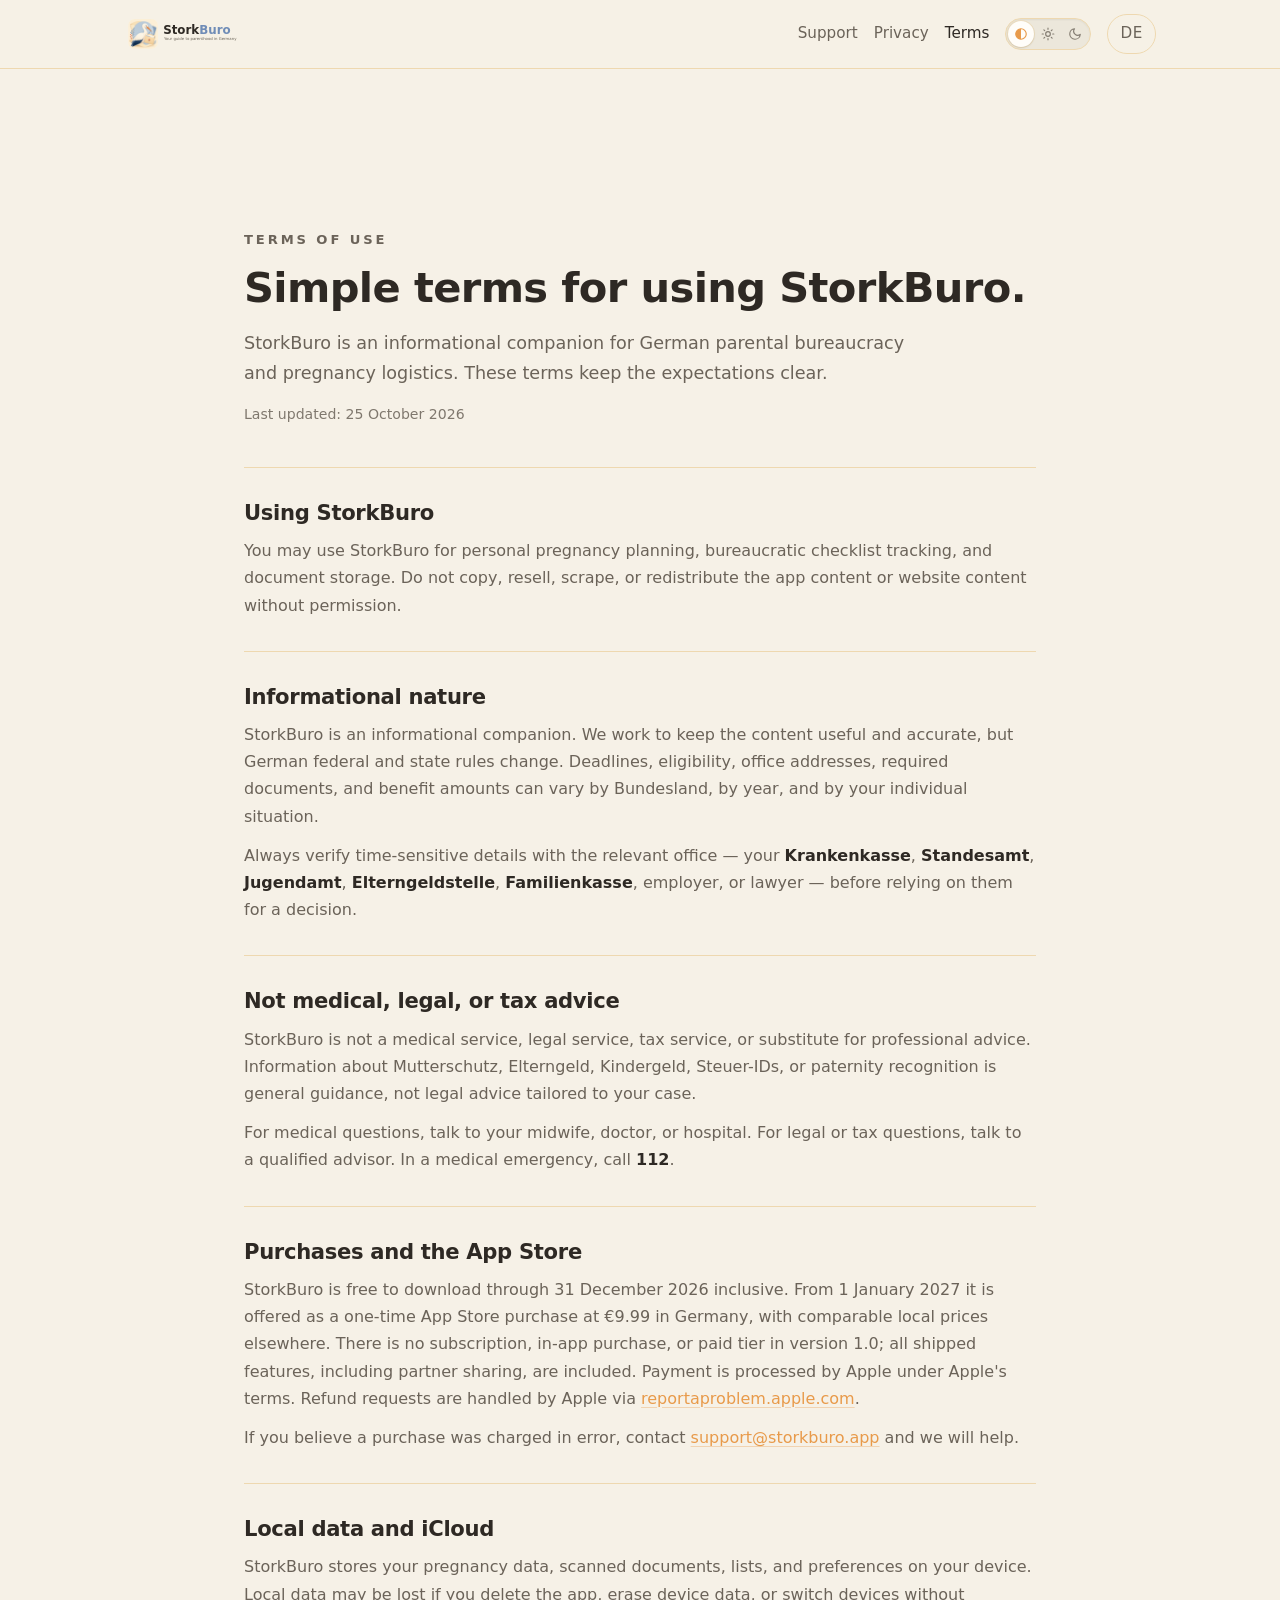
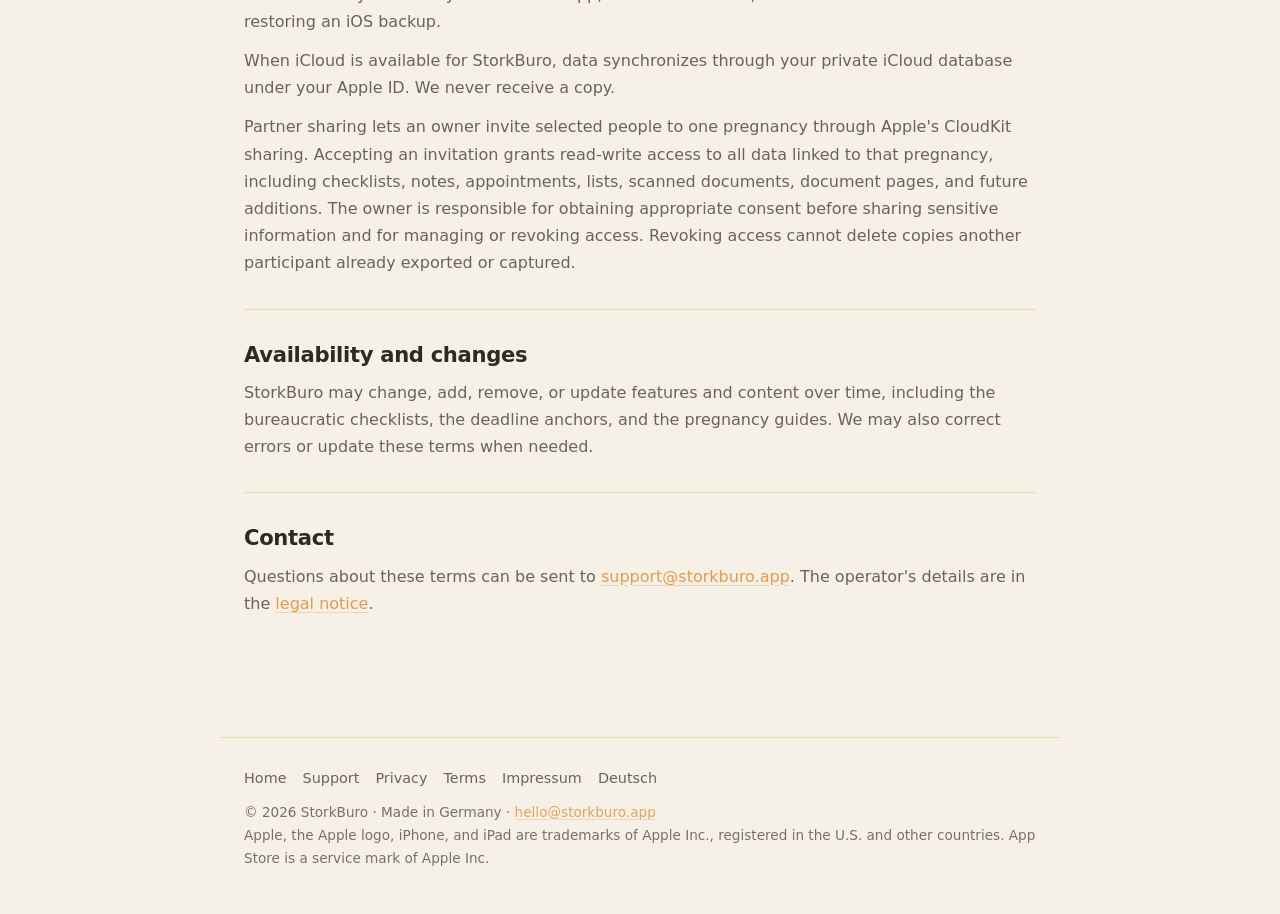
<file: terms/index.html>
<!DOCTYPE html><html lang="en"> <head><meta charset="UTF-8"><meta name="viewport" content="width=device-width, initial-scale=1.0"><title>Terms of Use — StorkBuro</title><meta name="description" content="Terms of use for StorkBuro, the privacy-first iPhone and iPad app that guides parents through having a baby in Germany."><meta name="theme-color" content="#F6F1E7"><link rel="canonical" href="https://storkburo.app/terms/"><script>(function(){try{var t=localStorage.getItem('storkburo-theme');if(t==='light'||t==='dark')document.documentElement.setAttribute('data-theme',t);}catch(e){}})();</script><meta property="og:title" content="Terms of Use — StorkBuro"><meta property="og:description" content="Terms of use for StorkBuro, the privacy-first iPhone and iPad app that guides parents through having a baby in Germany."><meta property="og:type" content="website"><meta property="og:url" content="https://storkburo.app/terms/"><meta property="og:image" content="https://storkburo.app/assets/social/og-hero-1200x630.png"><meta name="twitter:card" content="summary_large_image"><meta name="twitter:title" content="Terms of Use — StorkBuro"><meta name="twitter:description" content="Terms of use for StorkBuro, the privacy-first iPhone and iPad app that guides parents through having a baby in Germany."><meta name="twitter:image" content="https://storkburo.app/assets/social/og-hero-1200x630.png"><link rel="icon" type="image/svg+xml" href="/assets/icons/favicon.svg"><link rel="icon" type="image/png" sizes="32x32" href="/assets/icons/favicon-32.png"><link rel="icon" type="image/png" sizes="16x16" href="/assets/icons/favicon-16.png"><link rel="apple-touch-icon" sizes="180x180" href="/assets/icons/apple-touch-icon.png"><link rel="alternate" hreflang="en" href="https://storkburo.app/terms/"><link rel="alternate" hreflang="de" href="https://storkburo.app/de/terms/"><link rel="alternate" hreflang="x-default" href="https://storkburo.app/"><link rel="stylesheet" href="/_astro/index.DBQy7M6f.css"></head> <body> <header class="site-header" data-sticky="false"> <nav class="site-nav" aria-label="Primary"> <a class="brand" href="/" aria-label="StorkBuro home"> <img src="/assets/brand/storkburo-lockup-horizontal.svg" alt="StorkBuro"> </a> <div class="nav-links"> <a href="/support/">Support</a> <a href="/privacy/">Privacy</a> <a href="/terms/" aria-current="page">Terms</a> <div id="theme-toggle" class="theme-segment theme-segment--sm" role="radiogroup" aria-label="Theme"> <button type="button" role="radio" aria-checked="true" tabindex="0" data-theme-value="auto" class="theme-segment-btn" aria-label="Automatic (follow system)" title="Automatic (follow system)"> <svg viewBox="0 0 24 24" width="14" height="14" fill="none" stroke="currentColor" stroke-width="2" stroke-linecap="round" stroke-linejoin="round" aria-hidden="true"> <circle cx="12" cy="12" r="9"></circle> <path d="M12 3a9 9 0 0 0 0 18z" fill="currentColor" stroke="none"></path> </svg> </button> <button type="button" role="radio" aria-checked="false" tabindex="-1" data-theme-value="light" class="theme-segment-btn" aria-label="Light mode" title="Light mode"> <svg viewBox="0 0 24 24" width="14" height="14" fill="none" stroke="currentColor" stroke-width="2" stroke-linecap="round" stroke-linejoin="round" aria-hidden="true"> <circle cx="12" cy="12" r="4"></circle> <path d="M12 2v2M12 20v2M4.93 4.93l1.41 1.41M17.66 17.66l1.41 1.41M2 12h2M20 12h2M4.93 19.07l1.41-1.41M17.66 6.34l1.41-1.41"></path> </svg> </button> <button type="button" role="radio" aria-checked="false" tabindex="-1" data-theme-value="dark" class="theme-segment-btn" aria-label="Dark mode" title="Dark mode"> <svg viewBox="0 0 24 24" width="14" height="14" fill="none" stroke="currentColor" stroke-width="2" stroke-linecap="round" stroke-linejoin="round" aria-hidden="true"> <path d="M21 12.79A9 9 0 1 1 11.21 3 7 7 0 0 0 21 12.79z"></path> </svg> </button> </div> <a class="lang-toggle" href="/de/terms/" aria-label="Auf Deutsch lesen">DE</a> </div> </nav> </header>  <main class="legal-main"> <section class="page-hero"> <p class="eyebrow">Terms of Use</p> <h1>Simple terms for using StorkBuro.</h1> <p class="lead">StorkBuro is an informational companion for German parental bureaucracy and pregnancy logistics. These terms keep the expectations clear.</p> <p class="updated">Last updated: 25 October 2026</p> </section> <section class="content-section"> <h2>Using StorkBuro</h2> <p>You may use StorkBuro for personal pregnancy planning, bureaucratic checklist tracking, and document storage. Do not copy, resell, scrape, or redistribute the app content or website content without permission.</p> </section> <section class="content-section"> <h2>Informational nature</h2> <p>StorkBuro is an informational companion. We work to keep the content useful and accurate, but German federal and state rules change. Deadlines, eligibility, office addresses, required documents, and benefit amounts can vary by Bundesland, by year, and by your individual situation.</p> <p>Always verify time-sensitive details with the relevant office — your <strong>Krankenkasse</strong>, <strong>Standesamt</strong>, <strong>Jugendamt</strong>, <strong>Elterngeldstelle</strong>, <strong>Familienkasse</strong>, employer, or lawyer — before relying on them for a decision.</p> </section> <section class="content-section"> <h2>Not medical, legal, or tax advice</h2> <p>StorkBuro is not a medical service, legal service, tax service, or substitute for professional advice. Information about Mutterschutz, Elterngeld, Kindergeld, Steuer-IDs, or paternity recognition is general guidance, not legal advice tailored to your case.</p> <p>For medical questions, talk to your midwife, doctor, or hospital. For legal or tax questions, talk to a qualified advisor. In a medical emergency, call <strong>112</strong>.</p> </section> <section class="content-section"> <h2>Purchases and the App Store</h2> <p>StorkBuro is free to download through 31 December 2026 inclusive. From 1 January 2027 it is offered as a one-time App Store purchase at €9.99 in Germany, with comparable local prices elsewhere. There is no subscription, in-app purchase, or paid tier in version 1.0; all shipped features, including partner sharing, are included. Payment is processed by Apple under Apple's terms. Refund requests are handled by Apple via <a href="https://reportaproblem.apple.com" rel="noopener" target="_blank">reportaproblem.apple.com</a>.</p> <p>If you believe a purchase was charged in error, contact <a href="mailto:support@storkburo.app">support@storkburo.app</a> and we will help.</p> </section> <section class="content-section"> <h2>Local data and iCloud</h2> <p>StorkBuro stores your pregnancy data, scanned documents, lists, and preferences on your device. Local data may be lost if you delete the app, erase device data, or switch devices without restoring an iOS backup.</p> <p>When iCloud is available for StorkBuro, data synchronizes through your private iCloud database under your Apple ID. We never receive a copy.</p> <p>Partner sharing lets an owner invite selected people to one pregnancy through Apple's CloudKit sharing. Accepting an invitation grants read-write access to all data linked to that pregnancy, including checklists, notes, appointments, lists, scanned documents, document pages, and future additions. The owner is responsible for obtaining appropriate consent before sharing sensitive information and for managing or revoking access. Revoking access cannot delete copies another participant already exported or captured.</p> </section> <section class="content-section"> <h2>Availability and changes</h2> <p>StorkBuro may change, add, remove, or update features and content over time, including the bureaucratic checklists, the deadline anchors, and the pregnancy guides. We may also correct errors or update these terms when needed.</p> </section> <section class="content-section"> <h2>Contact</h2> <p>Questions about these terms can be sent to <a href="mailto:support@storkburo.app">support@storkburo.app</a>. The operator's details are in the <a href="/impressum/">legal notice</a>.</p> </section> </main>  <footer class="legal-footer">  <nav class="footer-links" aria-label="Footer"> <a href="/">Home</a> <a href="/support/">Support</a> <a href="/privacy/">Privacy</a> <a href="/terms/">Terms</a> <a href="/impressum/">Impressum</a> <a href="/de/terms/">Deutsch</a> </nav> <p>
&copy; 2026 StorkBuro &middot; Made in Germany &middot;
<a class="mail" href="mailto:hello@storkburo.app">hello@storkburo.app</a> </p> <p class="apple-credit"> Apple, the Apple logo, iPhone, and iPad are trademarks of Apple Inc., registered in the U.S. and other countries. App Store is a service mark of Apple Inc. </p> </footer> <script src="/assets/theme.js" defer></script> </body> </html>
</file>
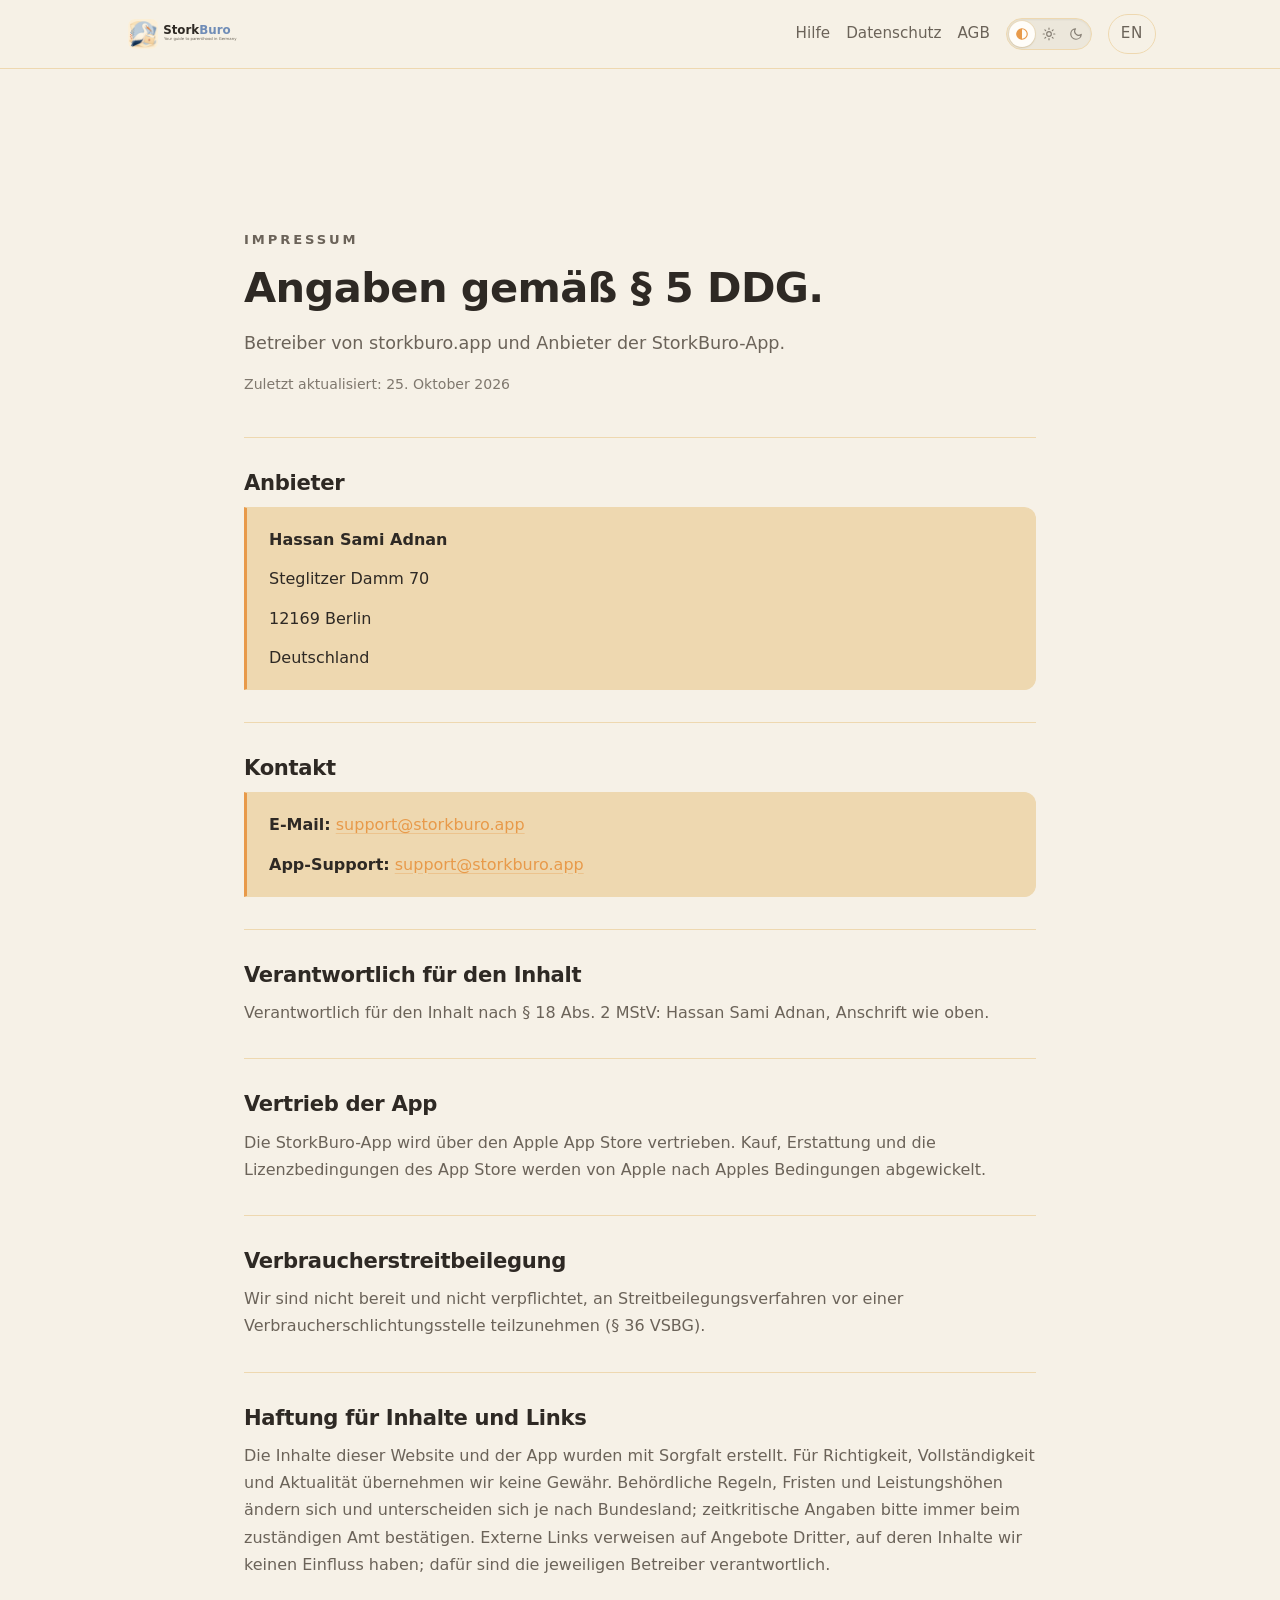
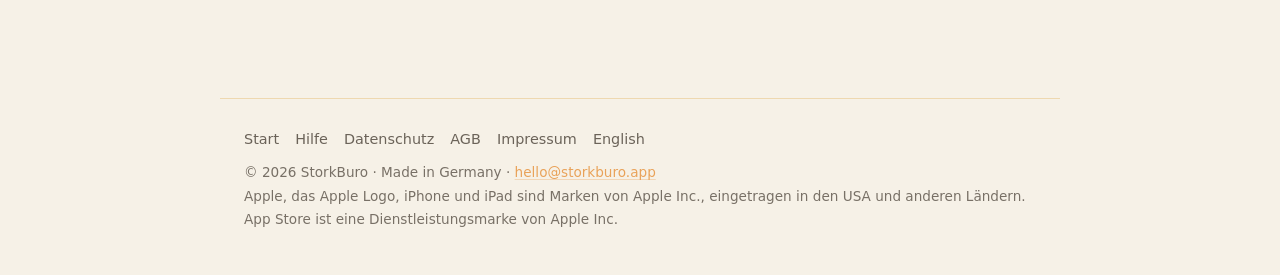
<file: de/impressum/index.html>
<!DOCTYPE html><html lang="de"> <head><meta charset="UTF-8"><meta name="viewport" content="width=device-width, initial-scale=1.0"><title>Impressum — StorkBuro</title><meta name="description" content="Impressum für storkburo.app und die StorkBuro-App gemäß § 5 DDG."><meta name="theme-color" content="#F6F1E7"><link rel="canonical" href="https://storkburo.app/de/impressum/"><script>(function(){try{var t=localStorage.getItem('storkburo-theme');if(t==='light'||t==='dark')document.documentElement.setAttribute('data-theme',t);}catch(e){}})();</script><meta property="og:title" content="Impressum — StorkBuro"><meta property="og:description" content="Impressum für storkburo.app und die StorkBuro-App gemäß § 5 DDG."><meta property="og:type" content="website"><meta property="og:url" content="https://storkburo.app/de/impressum/"><meta property="og:image" content="https://storkburo.app/assets/social/og-hero-1200x630.png"><meta name="twitter:card" content="summary_large_image"><meta name="twitter:title" content="Impressum — StorkBuro"><meta name="twitter:description" content="Impressum für storkburo.app und die StorkBuro-App gemäß § 5 DDG."><meta name="twitter:image" content="https://storkburo.app/assets/social/og-hero-1200x630.png"><link rel="icon" type="image/svg+xml" href="/assets/icons/favicon.svg"><link rel="icon" type="image/png" sizes="32x32" href="/assets/icons/favicon-32.png"><link rel="icon" type="image/png" sizes="16x16" href="/assets/icons/favicon-16.png"><link rel="apple-touch-icon" sizes="180x180" href="/assets/icons/apple-touch-icon.png"><link rel="alternate" hreflang="en" href="https://storkburo.app/impressum/"><link rel="alternate" hreflang="de" href="https://storkburo.app/de/impressum/"><link rel="alternate" hreflang="x-default" href="https://storkburo.app/"><link rel="stylesheet" href="/_astro/index.DBQy7M6f.css"></head> <body> <header class="site-header" data-sticky="false"> <nav class="site-nav" aria-label="Hauptnavigation"> <a class="brand" href="/de/" aria-label="StorkBuro Startseite"> <img src="/assets/brand/storkburo-lockup-horizontal.svg" alt="StorkBuro"> </a> <div class="nav-links"> <a href="/de/support/">Hilfe</a> <a href="/de/privacy/">Datenschutz</a> <a href="/de/terms/">AGB</a> <div id="theme-toggle" class="theme-segment theme-segment--sm" role="radiogroup" aria-label="Erscheinungsbild"> <button type="button" role="radio" aria-checked="true" tabindex="0" data-theme-value="auto" class="theme-segment-btn" aria-label="Automatisch (Systemstandard)" title="Automatisch (Systemstandard)"> <svg viewBox="0 0 24 24" width="14" height="14" fill="none" stroke="currentColor" stroke-width="2" stroke-linecap="round" stroke-linejoin="round" aria-hidden="true"> <circle cx="12" cy="12" r="9"></circle> <path d="M12 3a9 9 0 0 0 0 18z" fill="currentColor" stroke="none"></path> </svg> </button> <button type="button" role="radio" aria-checked="false" tabindex="-1" data-theme-value="light" class="theme-segment-btn" aria-label="Hellmodus" title="Hellmodus"> <svg viewBox="0 0 24 24" width="14" height="14" fill="none" stroke="currentColor" stroke-width="2" stroke-linecap="round" stroke-linejoin="round" aria-hidden="true"> <circle cx="12" cy="12" r="4"></circle> <path d="M12 2v2M12 20v2M4.93 4.93l1.41 1.41M17.66 17.66l1.41 1.41M2 12h2M20 12h2M4.93 19.07l1.41-1.41M17.66 6.34l1.41-1.41"></path> </svg> </button> <button type="button" role="radio" aria-checked="false" tabindex="-1" data-theme-value="dark" class="theme-segment-btn" aria-label="Dunkelmodus" title="Dunkelmodus"> <svg viewBox="0 0 24 24" width="14" height="14" fill="none" stroke="currentColor" stroke-width="2" stroke-linecap="round" stroke-linejoin="round" aria-hidden="true"> <path d="M21 12.79A9 9 0 1 1 11.21 3 7 7 0 0 0 21 12.79z"></path> </svg> </button> </div> <a class="lang-toggle" href="/impressum/" aria-label="Read in English">EN</a> </div> </nav> </header>  <main class="legal-main"> <section class="page-hero"> <p class="eyebrow">Impressum</p> <h1>Angaben gemäß § 5 DDG.</h1> <p class="lead">Betreiber von storkburo.app und Anbieter der StorkBuro-App.</p> <p class="updated">Zuletzt aktualisiert: 25. Oktober 2026</p> </section> <section class="content-section"> <h2>Anbieter</h2> <div class="contact-block"> <p><strong>Hassan Sami Adnan</strong></p> <p>Steglitzer Damm 70</p> <p>12169 Berlin</p> <p>Deutschland</p> </div> </section> <section class="content-section"> <h2>Kontakt</h2> <div class="contact-block"> <p><strong>E-Mail:</strong> <a href="mailto:support@storkburo.app">support@storkburo.app</a></p> <p><strong>App-Support:</strong> <a href="mailto:support@storkburo.app">support@storkburo.app</a></p> </div> </section>  <section class="content-section"> <h2>Verantwortlich für den Inhalt</h2> <p>Verantwortlich für den Inhalt nach § 18 Abs. 2 MStV: Hassan Sami Adnan, Anschrift wie oben.</p> </section> <section class="content-section"> <h2>Vertrieb der App</h2> <p>Die StorkBuro-App wird über den Apple App Store vertrieben. Kauf, Erstattung und die Lizenzbedingungen des App Store werden von Apple nach Apples Bedingungen abgewickelt.</p> </section> <section class="content-section"> <h2>Verbraucherstreitbeilegung</h2> <p>Wir sind nicht bereit und nicht verpflichtet, an Streitbeilegungsverfahren vor einer Verbraucherschlichtungsstelle teilzunehmen (§ 36 VSBG).</p> </section> <section class="content-section"> <h2>Haftung für Inhalte und Links</h2> <p>Die Inhalte dieser Website und der App wurden mit Sorgfalt erstellt. Für Richtigkeit, Vollständigkeit und Aktualität übernehmen wir keine Gewähr. Behördliche Regeln, Fristen und Leistungshöhen ändern sich und unterscheiden sich je nach Bundesland; zeitkritische Angaben bitte immer beim zuständigen Amt bestätigen. Externe Links verweisen auf Angebote Dritter, auf deren Inhalte wir keinen Einfluss haben; dafür sind die jeweiligen Betreiber verantwortlich.</p> </section> </main>  <footer class="legal-footer">  <nav class="footer-links" aria-label="Fußzeile"> <a href="/de/">Start</a> <a href="/de/support/">Hilfe</a> <a href="/de/privacy/">Datenschutz</a> <a href="/de/terms/">AGB</a> <a href="/de/impressum/">Impressum</a> <a href="/impressum/">English</a> </nav> <p>
&copy; 2026 StorkBuro &middot; Made in Germany &middot;
<a class="mail" href="mailto:hello@storkburo.app">hello@storkburo.app</a> </p> <p class="apple-credit"> Apple, das Apple Logo, iPhone und iPad sind Marken von Apple Inc., eingetragen in den USA und anderen Ländern. App Store ist eine Dienstleistungsmarke von Apple Inc. </p> </footer> <script src="/assets/theme.js" defer></script> </body> </html>
</file>
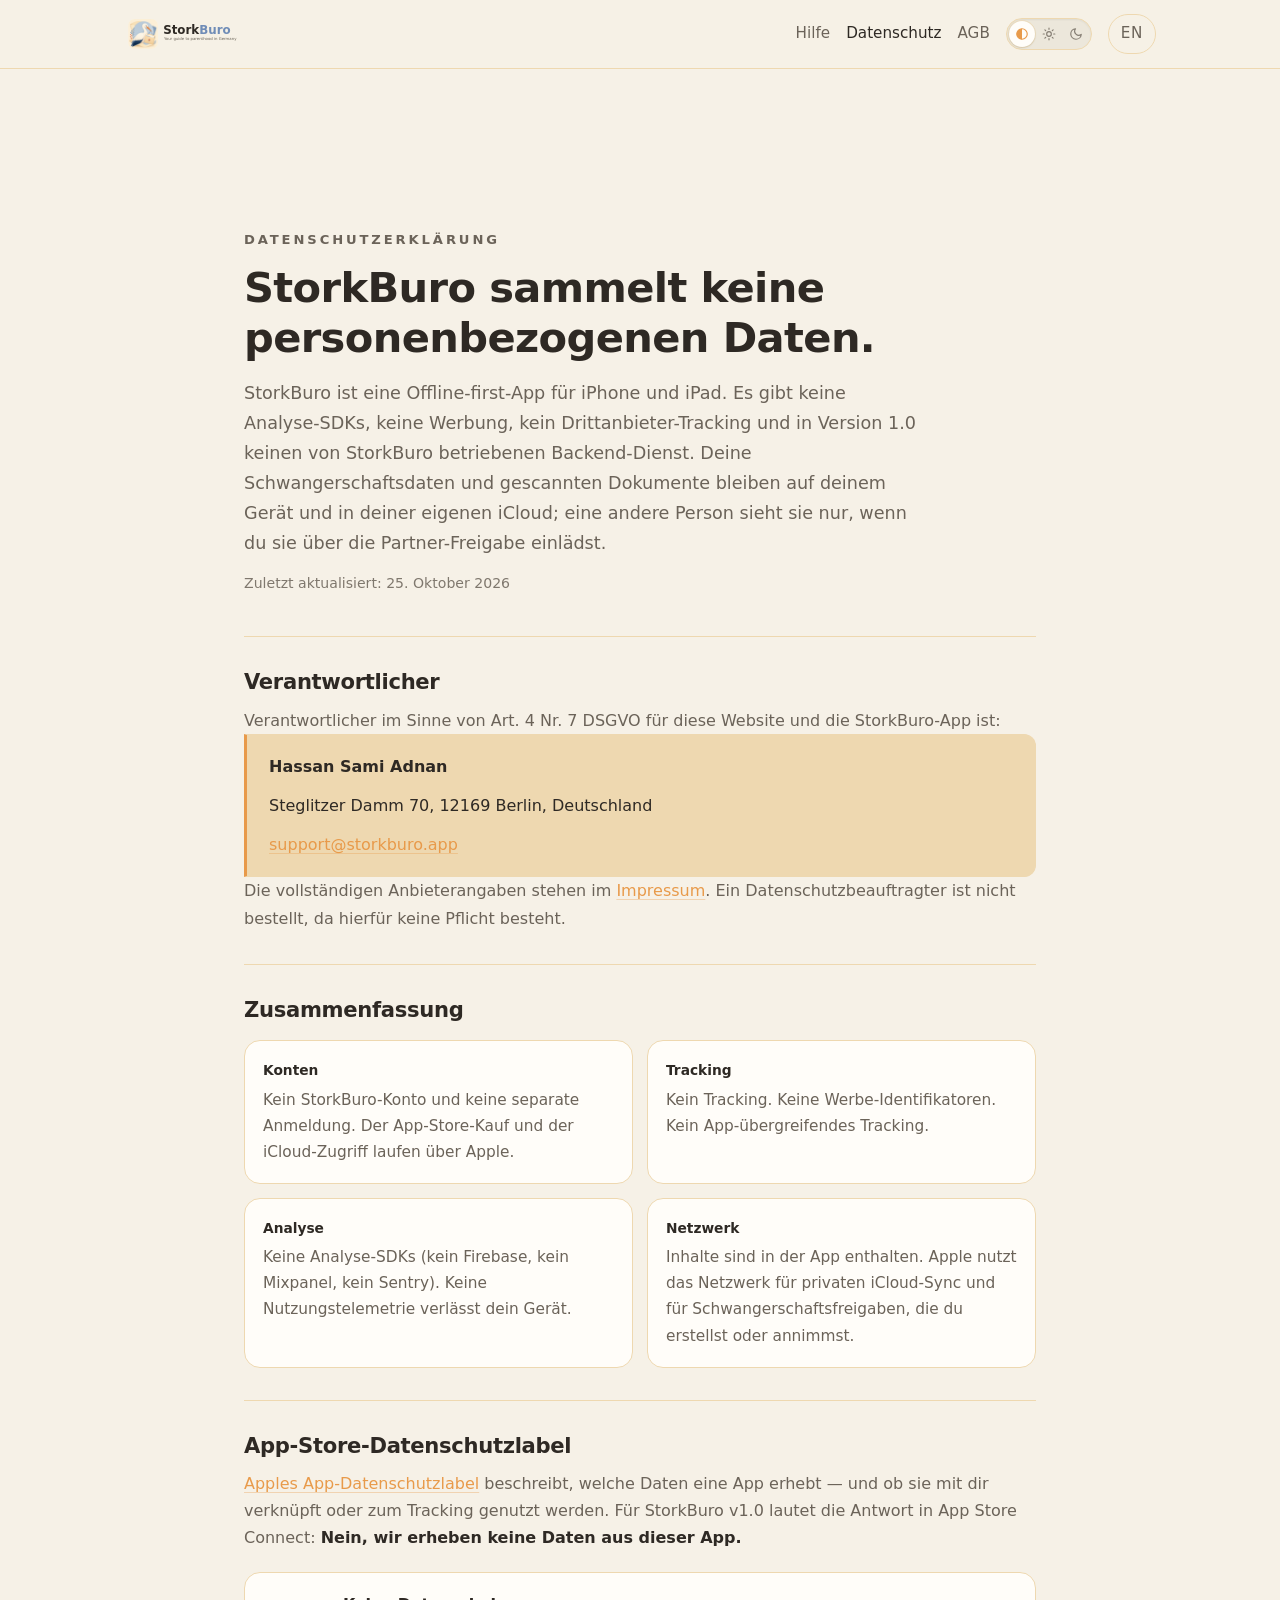
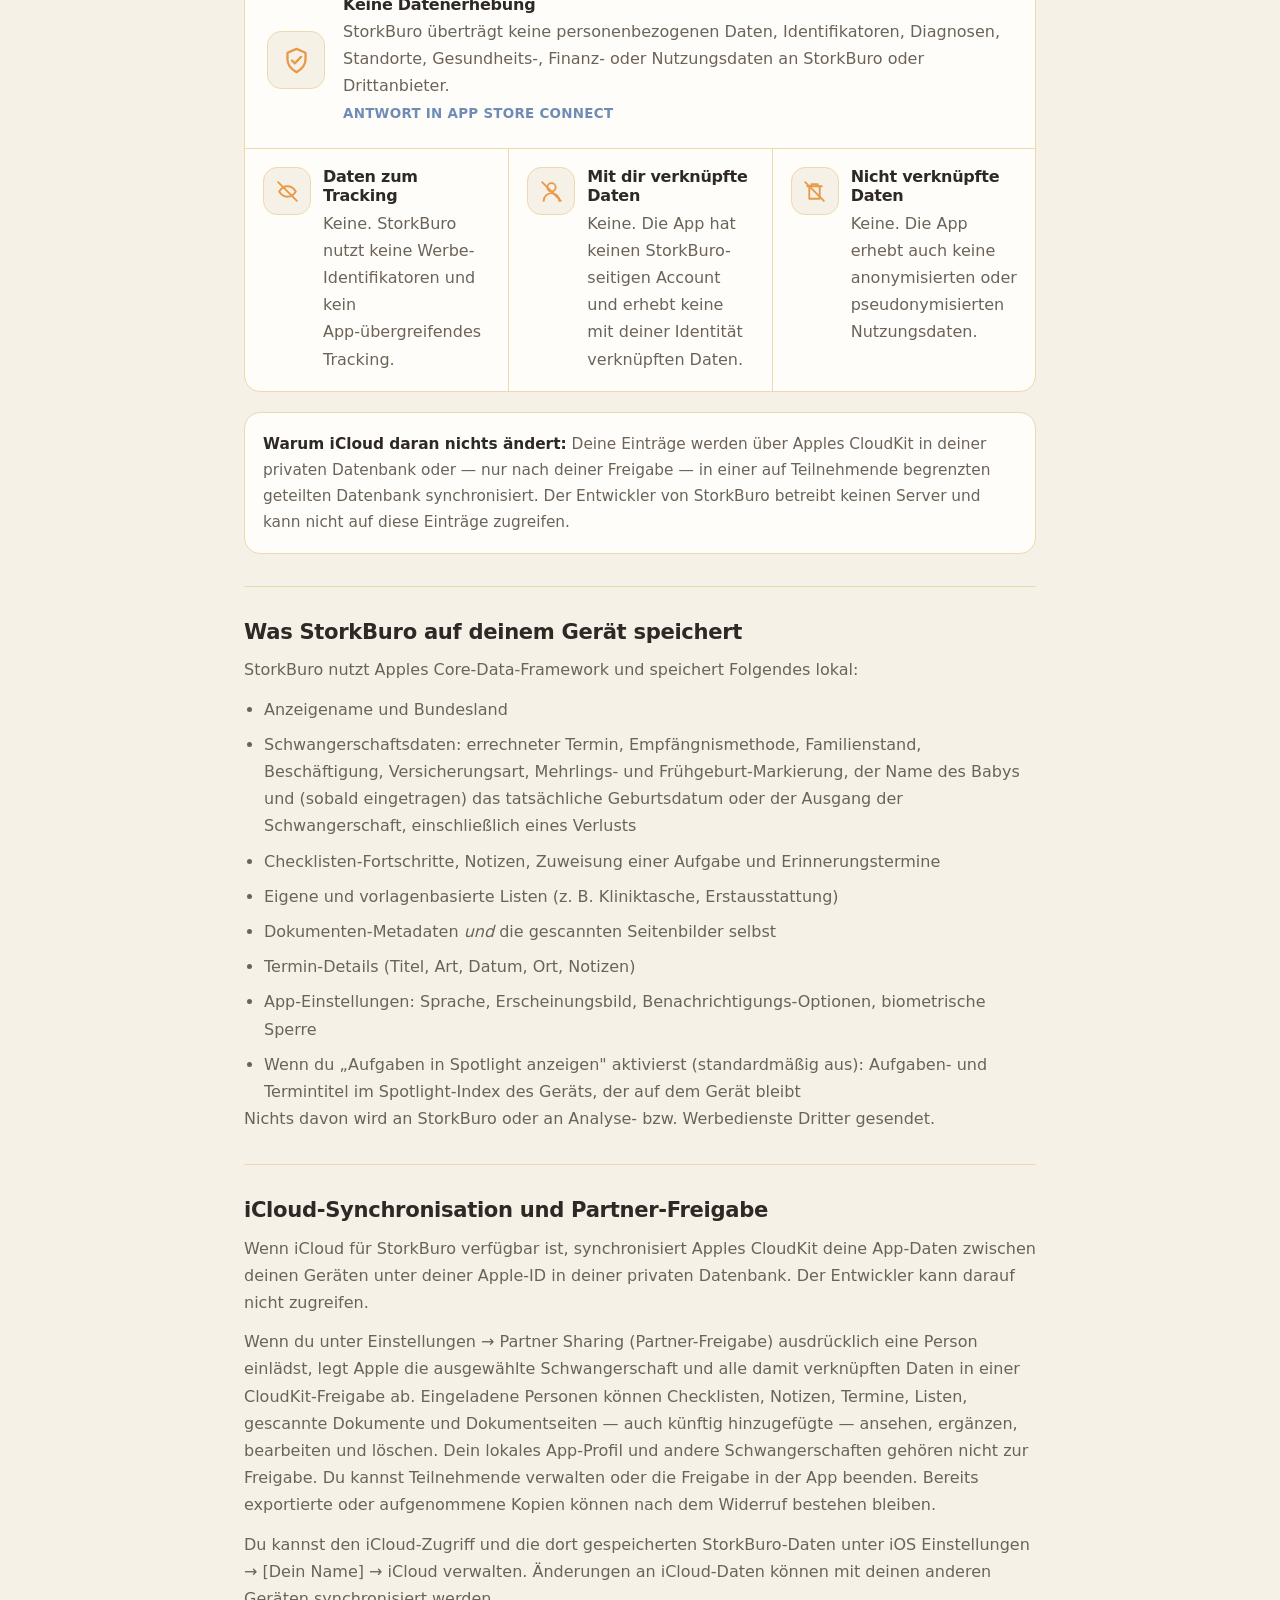
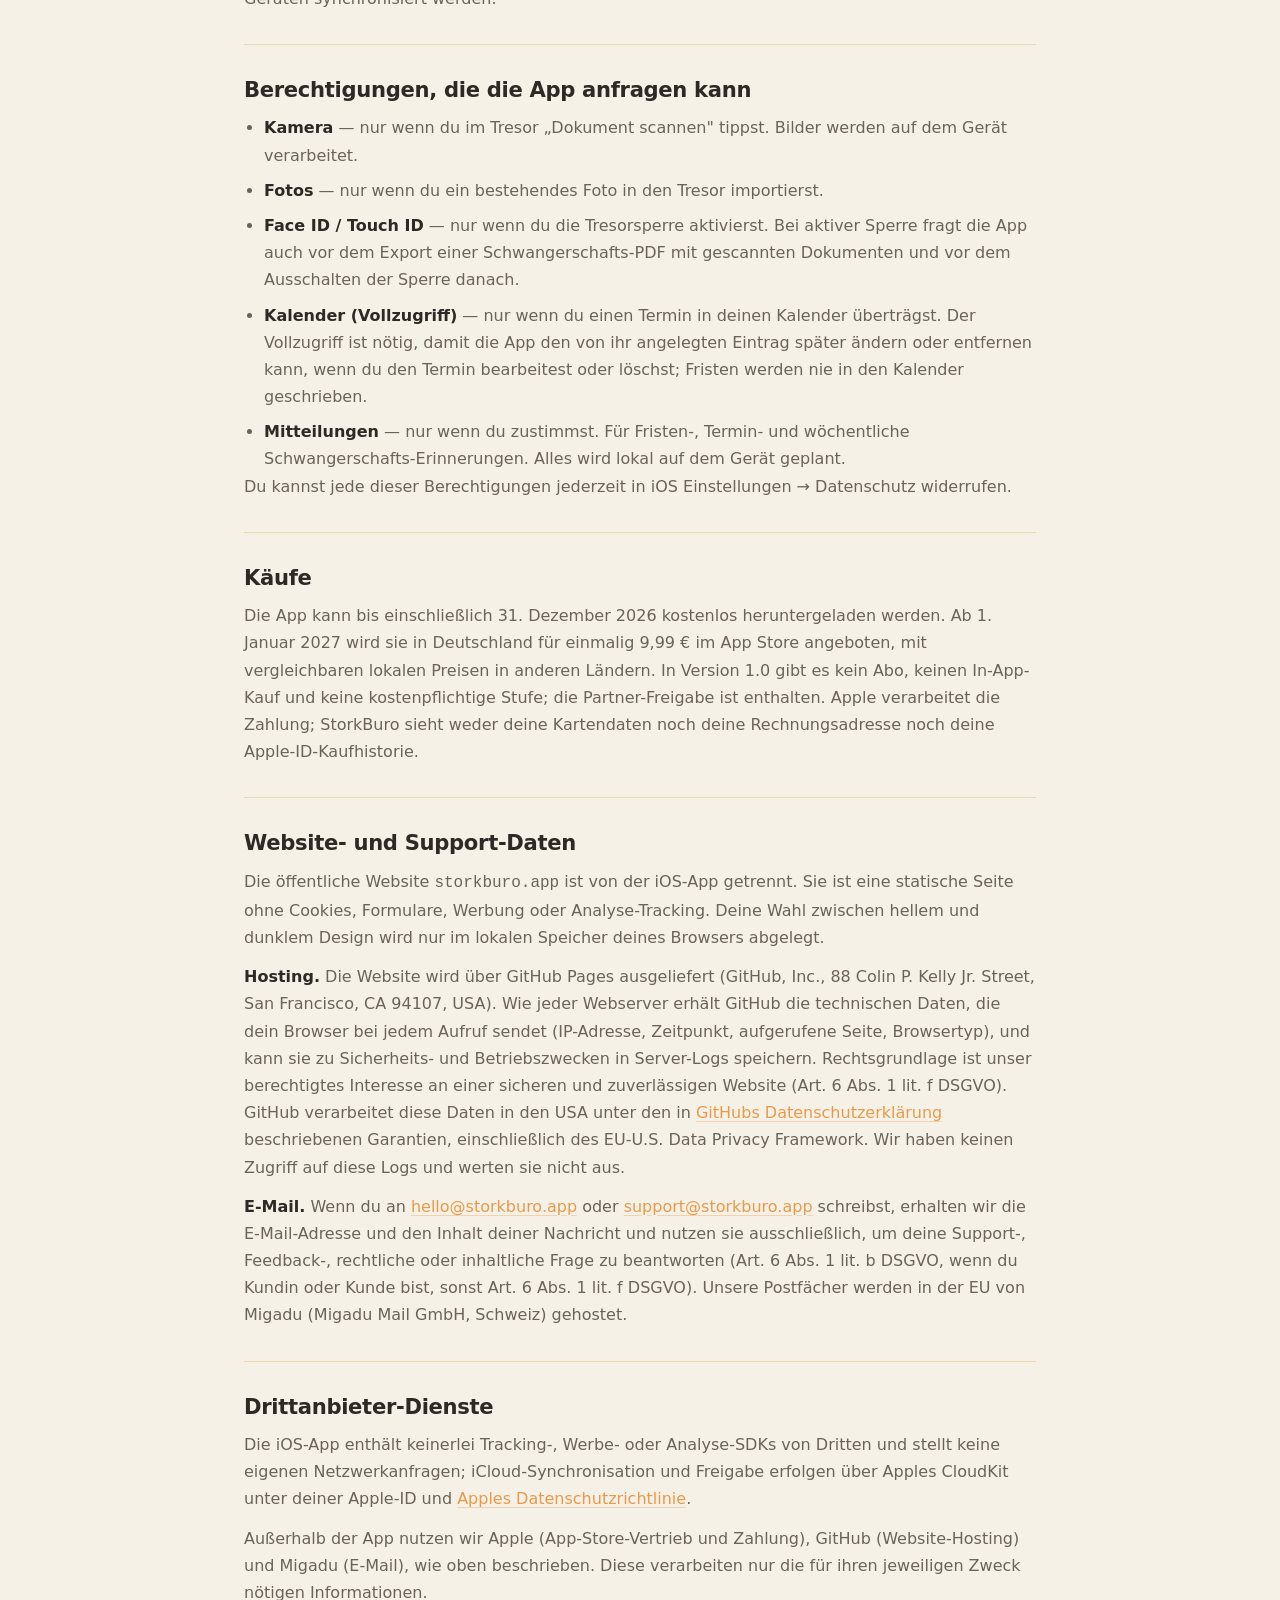
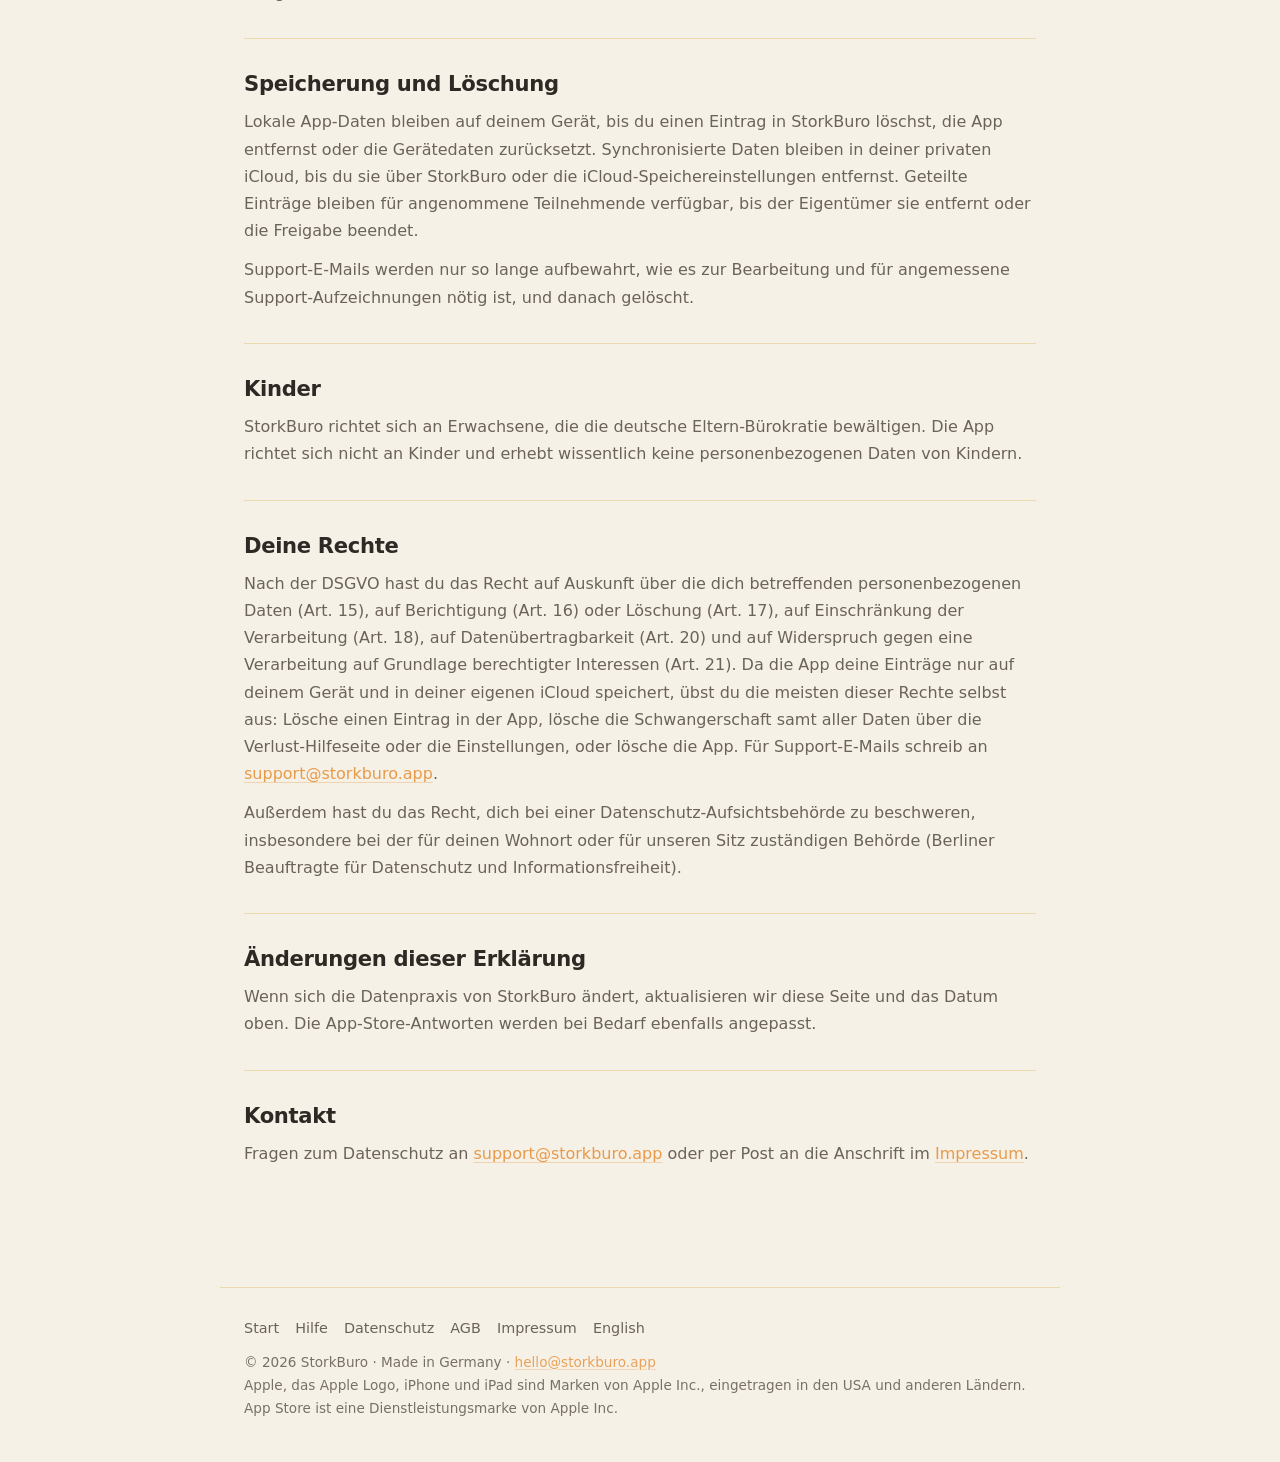
<file: de/privacy/index.html>
<!DOCTYPE html><html lang="de"> <head><meta charset="UTF-8"><meta name="viewport" content="width=device-width, initial-scale=1.0"><title>Datenschutzerklärung — StorkBuro</title><meta name="description" content="Datenschutzerklärung von StorkBuro. Die App sammelt keine personenbezogenen Daten. Einträge bleiben auf deinem Gerät und in privatem oder ausdrücklich geteiltem iCloud-Speicher."><meta name="theme-color" content="#F6F1E7"><link rel="canonical" href="https://storkburo.app/de/privacy/"><script>(function(){try{var t=localStorage.getItem('storkburo-theme');if(t==='light'||t==='dark')document.documentElement.setAttribute('data-theme',t);}catch(e){}})();</script><meta property="og:title" content="Datenschutzerklärung — StorkBuro"><meta property="og:description" content="Datenschutzerklärung von StorkBuro. Die App sammelt keine personenbezogenen Daten. Einträge bleiben auf deinem Gerät und in privatem oder ausdrücklich geteiltem iCloud-Speicher."><meta property="og:type" content="website"><meta property="og:url" content="https://storkburo.app/de/privacy/"><meta property="og:image" content="https://storkburo.app/assets/social/og-hero-1200x630.png"><meta name="twitter:card" content="summary_large_image"><meta name="twitter:title" content="Datenschutzerklärung — StorkBuro"><meta name="twitter:description" content="Datenschutzerklärung von StorkBuro. Die App sammelt keine personenbezogenen Daten. Einträge bleiben auf deinem Gerät und in privatem oder ausdrücklich geteiltem iCloud-Speicher."><meta name="twitter:image" content="https://storkburo.app/assets/social/og-hero-1200x630.png"><link rel="icon" type="image/svg+xml" href="/assets/icons/favicon.svg"><link rel="icon" type="image/png" sizes="32x32" href="/assets/icons/favicon-32.png"><link rel="icon" type="image/png" sizes="16x16" href="/assets/icons/favicon-16.png"><link rel="apple-touch-icon" sizes="180x180" href="/assets/icons/apple-touch-icon.png"><link rel="alternate" hreflang="en" href="https://storkburo.app/privacy/"><link rel="alternate" hreflang="de" href="https://storkburo.app/de/privacy/"><link rel="alternate" hreflang="x-default" href="https://storkburo.app/"><link rel="stylesheet" href="/_astro/index.DBQy7M6f.css"></head> <body> <header class="site-header" data-sticky="false"> <nav class="site-nav" aria-label="Hauptnavigation"> <a class="brand" href="/de/" aria-label="StorkBuro Startseite"> <img src="/assets/brand/storkburo-lockup-horizontal.svg" alt="StorkBuro"> </a> <div class="nav-links"> <a href="/de/support/">Hilfe</a> <a href="/de/privacy/" aria-current="page">Datenschutz</a> <a href="/de/terms/">AGB</a> <div id="theme-toggle" class="theme-segment theme-segment--sm" role="radiogroup" aria-label="Erscheinungsbild"> <button type="button" role="radio" aria-checked="true" tabindex="0" data-theme-value="auto" class="theme-segment-btn" aria-label="Automatisch (Systemstandard)" title="Automatisch (Systemstandard)"> <svg viewBox="0 0 24 24" width="14" height="14" fill="none" stroke="currentColor" stroke-width="2" stroke-linecap="round" stroke-linejoin="round" aria-hidden="true"> <circle cx="12" cy="12" r="9"></circle> <path d="M12 3a9 9 0 0 0 0 18z" fill="currentColor" stroke="none"></path> </svg> </button> <button type="button" role="radio" aria-checked="false" tabindex="-1" data-theme-value="light" class="theme-segment-btn" aria-label="Hellmodus" title="Hellmodus"> <svg viewBox="0 0 24 24" width="14" height="14" fill="none" stroke="currentColor" stroke-width="2" stroke-linecap="round" stroke-linejoin="round" aria-hidden="true"> <circle cx="12" cy="12" r="4"></circle> <path d="M12 2v2M12 20v2M4.93 4.93l1.41 1.41M17.66 17.66l1.41 1.41M2 12h2M20 12h2M4.93 19.07l1.41-1.41M17.66 6.34l1.41-1.41"></path> </svg> </button> <button type="button" role="radio" aria-checked="false" tabindex="-1" data-theme-value="dark" class="theme-segment-btn" aria-label="Dunkelmodus" title="Dunkelmodus"> <svg viewBox="0 0 24 24" width="14" height="14" fill="none" stroke="currentColor" stroke-width="2" stroke-linecap="round" stroke-linejoin="round" aria-hidden="true"> <path d="M21 12.79A9 9 0 1 1 11.21 3 7 7 0 0 0 21 12.79z"></path> </svg> </button> </div> <a class="lang-toggle" href="/privacy/" aria-label="Read in English">EN</a> </div> </nav> </header>  <main class="legal-main"> <section class="page-hero"> <p class="eyebrow">Datenschutzerklärung</p> <h1>StorkBuro sammelt keine personenbezogenen Daten.</h1> <p class="lead">StorkBuro ist eine Offline-first-App für iPhone und iPad. Es gibt keine Analyse-SDKs, keine Werbung, kein Drittanbieter-Tracking und in Version 1.0 keinen von StorkBuro betriebenen Backend-Dienst. Deine Schwangerschaftsdaten und gescannten Dokumente bleiben auf deinem Gerät und in deiner eigenen iCloud; eine andere Person sieht sie nur, wenn du sie über die Partner-Freigabe einlädst.</p> <p class="updated">Zuletzt aktualisiert: 25. Oktober 2026</p> </section> <section class="content-section"> <h2>Verantwortlicher</h2> <p>Verantwortlicher im Sinne von Art. 4 Nr. 7 DSGVO für diese Website und die StorkBuro-App ist:</p> <div class="contact-block"> <p><strong>Hassan Sami Adnan</strong></p> <p>Steglitzer Damm 70, 12169 Berlin, Deutschland</p> <p><a href="mailto:support@storkburo.app">support@storkburo.app</a></p> </div> <p>Die vollständigen Anbieterangaben stehen im <a href="/de/impressum/">Impressum</a>. Ein Datenschutzbeauftragter ist nicht bestellt, da hierfür keine Pflicht besteht.</p> </section> <section class="content-section"> <h2>Zusammenfassung</h2> <div class="summary-grid"> <div class="summary-item"><span class="summary-label">Konten</span><p>Kein StorkBuro-Konto und keine separate Anmeldung. Der App-Store-Kauf und der iCloud-Zugriff laufen über Apple.</p></div> <div class="summary-item"><span class="summary-label">Tracking</span><p>Kein Tracking. Keine Werbe-Identifikatoren. Kein App-übergreifendes Tracking.</p></div> <div class="summary-item"><span class="summary-label">Analyse</span><p>Keine Analyse-SDKs (kein Firebase, kein Mixpanel, kein Sentry). Keine Nutzungstelemetrie verlässt dein Gerät.</p></div> <div class="summary-item"><span class="summary-label">Netzwerk</span><p>Inhalte sind in der App enthalten. Apple nutzt das Netzwerk für privaten iCloud-Sync und für Schwangerschaftsfreigaben, die du erstellst oder annimmst.</p></div> </div> </section> <section class="content-section"> <h2>App-Store-Datenschutzlabel</h2> <p><a href="https://developer.apple.com/app-store/app-privacy-details/" rel="noopener" target="_blank">Apples App-Datenschutzlabel</a> beschreibt, welche Daten eine App erhebt — und ob sie mit dir verknüpft oder zum Tracking genutzt werden. Für StorkBuro v1.0 lautet die Antwort in App Store Connect: <strong>Nein, wir erheben keine Daten aus dieser App.</strong></p> <div class="nutrition-label" aria-label="StorkBuro App-Store-Datenschutzlabel Zusammenfassung"> <div class="nutrition-feature"> <div class="nutrition-symbol" aria-hidden="true"> <svg viewBox="0 0 24 24"> <path d="M12 3l7 3v5c0 5-3.5 8-7 10-3.5-2-7-5-7-10V6l7-3z"></path> <path d="M8.5 12l2.2 2.2 4.8-5"></path> </svg> </div> <div class="nutrition-copy"> <h3>Keine Datenerhebung</h3> <p>StorkBuro überträgt keine personenbezogenen Daten, Identifikatoren, Diagnosen, Standorte, Gesundheits-, Finanz- oder Nutzungsdaten an StorkBuro oder Drittanbieter.</p> <span class="nutrition-status">Antwort in App Store Connect</span> </div> </div> <div class="nutrition-grid"> <div class="nutrition-item"> <div class="nutrition-symbol" aria-hidden="true"> <svg viewBox="0 0 24 24"> <path d="M4 12s3-5 8-5 8 5 8 5-3 5-8 5-8-5-8-5z"></path> <path d="M3 3l18 18"></path> </svg> </div> <div class="nutrition-copy"> <h3>Daten zum Tracking</h3> <p>Keine. StorkBuro nutzt keine Werbe-Identifikatoren und kein App-übergreifendes Tracking.</p> </div> </div> <div class="nutrition-item"> <div class="nutrition-symbol" aria-hidden="true"> <svg viewBox="0 0 24 24"> <path d="M12 12a4 4 0 1 0-4-4 4 4 0 0 0 4 4z"></path> <path d="M4.5 21a7.5 7.5 0 0 1 15 0"></path> <path d="M3 3l18 18"></path> </svg> </div> <div class="nutrition-copy"> <h3>Mit dir verknüpfte Daten</h3> <p>Keine. Die App hat keinen StorkBuro-seitigen Account und erhebt keine mit deiner Identität verknüpften Daten.</p> </div> </div> <div class="nutrition-item"> <div class="nutrition-symbol" aria-hidden="true"> <svg viewBox="0 0 24 24"> <path d="M5 7h14"></path> <path d="M7 7v12h10V7"></path> <path d="M9 7V5h6v2"></path> <path d="M3 3l18 18"></path> </svg> </div> <div class="nutrition-copy"> <h3>Nicht verknüpfte Daten</h3> <p>Keine. Die App erhebt auch keine anonymisierten oder pseudonymisierten Nutzungsdaten.</p> </div> </div> </div> </div> <div class="note" style="margin-top: 20px;"> <p><strong>Warum iCloud daran nichts ändert:</strong> Deine Einträge werden über Apples CloudKit in deiner privaten Datenbank oder — nur nach deiner Freigabe — in einer auf Teilnehmende begrenzten geteilten Datenbank synchronisiert. Der Entwickler von StorkBuro betreibt keinen Server und kann nicht auf diese Einträge zugreifen.</p> </div> </section> <section class="content-section"> <h2>Was StorkBuro auf deinem Gerät speichert</h2> <p>StorkBuro nutzt Apples Core-Data-Framework und speichert Folgendes lokal:</p> <ul> <li>Anzeigename und Bundesland</li> <li>Schwangerschaftsdaten: errechneter Termin, Empfängnismethode, Familienstand, Beschäftigung, Versicherungsart, Mehrlings- und Frühgeburt-Markierung, der Name des Babys und (sobald eingetragen) das tatsächliche Geburtsdatum oder der Ausgang der Schwangerschaft, einschließlich eines Verlusts</li> <li>Checklisten-Fortschritte, Notizen, Zuweisung einer Aufgabe und Erinnerungstermine</li> <li>Eigene und vorlagenbasierte Listen (z. B. Kliniktasche, Erstausstattung)</li> <li>Dokumenten-Metadaten <em>und</em> die gescannten Seitenbilder selbst</li> <li>Termin-Details (Titel, Art, Datum, Ort, Notizen)</li> <li>App-Einstellungen: Sprache, Erscheinungsbild, Benachrichtigungs-Optionen, biometrische Sperre</li> <li>Wenn du „Aufgaben in Spotlight anzeigen" aktivierst (standardmäßig aus): Aufgaben- und Termintitel im Spotlight-Index des Geräts, der auf dem Gerät bleibt</li> </ul> <p>Nichts davon wird an StorkBuro oder an Analyse- bzw. Werbedienste Dritter gesendet.</p> </section> <section class="content-section"> <h2>iCloud-Synchronisation und Partner-Freigabe</h2> <p>Wenn iCloud für StorkBuro verfügbar ist, synchronisiert Apples CloudKit deine App-Daten zwischen deinen Geräten unter deiner Apple-ID in deiner privaten Datenbank. Der Entwickler kann darauf nicht zugreifen.</p> <p>Wenn du unter Einstellungen → Partner Sharing (Partner-Freigabe) ausdrücklich eine Person einlädst, legt Apple die ausgewählte Schwangerschaft und alle damit verknüpften Daten in einer CloudKit-Freigabe ab. Eingeladene Personen können Checklisten, Notizen, Termine, Listen, gescannte Dokumente und Dokumentseiten — auch künftig hinzugefügte — ansehen, ergänzen, bearbeiten und löschen. Dein lokales App-Profil und andere Schwangerschaften gehören nicht zur Freigabe. Du kannst Teilnehmende verwalten oder die Freigabe in der App beenden. Bereits exportierte oder aufgenommene Kopien können nach dem Widerruf bestehen bleiben.</p> <p>Du kannst den iCloud-Zugriff und die dort gespeicherten StorkBuro-Daten unter iOS Einstellungen → [Dein Name] → iCloud verwalten. Änderungen an iCloud-Daten können mit deinen anderen Geräten synchronisiert werden.</p> </section> <section class="content-section"> <h2>Berechtigungen, die die App anfragen kann</h2> <ul> <li><strong>Kamera</strong> — nur wenn du im Tresor „Dokument scannen" tippst. Bilder werden auf dem Gerät verarbeitet.</li> <li><strong>Fotos</strong> — nur wenn du ein bestehendes Foto in den Tresor importierst.</li> <li><strong>Face ID / Touch ID</strong> — nur wenn du die Tresorsperre aktivierst. Bei aktiver Sperre fragt die App auch vor dem Export einer Schwangerschafts-PDF mit gescannten Dokumenten und vor dem Ausschalten der Sperre danach.</li> <li><strong>Kalender (Vollzugriff)</strong> — nur wenn du einen Termin in deinen Kalender überträgst. Der Vollzugriff ist nötig, damit die App den von ihr angelegten Eintrag später ändern oder entfernen kann, wenn du den Termin bearbeitest oder löschst; Fristen werden nie in den Kalender geschrieben.</li> <li><strong>Mitteilungen</strong> — nur wenn du zustimmst. Für Fristen-, Termin- und wöchentliche Schwangerschafts-Erinnerungen. Alles wird lokal auf dem Gerät geplant.</li> </ul> <p>Du kannst jede dieser Berechtigungen jederzeit in iOS Einstellungen → Datenschutz widerrufen.</p> </section> <section class="content-section"> <h2>Käufe</h2> <p>Die App kann bis einschließlich 31. Dezember 2026 kostenlos heruntergeladen werden. Ab 1. Januar 2027 wird sie in Deutschland für einmalig 9,99 € im App Store angeboten, mit vergleichbaren lokalen Preisen in anderen Ländern. In Version 1.0 gibt es kein Abo, keinen In-App-Kauf und keine kostenpflichtige Stufe; die Partner-Freigabe ist enthalten. Apple verarbeitet die Zahlung; StorkBuro sieht weder deine Kartendaten noch deine Rechnungsadresse noch deine Apple-ID-Kaufhistorie.</p> </section> <section class="content-section"> <h2>Website- und Support-Daten</h2> <p>Die öffentliche Website <code>storkburo.app</code> ist von der iOS-App getrennt. Sie ist eine statische Seite ohne Cookies, Formulare, Werbung oder Analyse-Tracking. Deine Wahl zwischen hellem und dunklem Design wird nur im lokalen Speicher deines Browsers abgelegt.</p> <p><strong>Hosting.</strong> Die Website wird über GitHub Pages ausgeliefert (GitHub, Inc., 88 Colin P. Kelly Jr. Street, San Francisco, CA 94107, USA). Wie jeder Webserver erhält GitHub die technischen Daten, die dein Browser bei jedem Aufruf sendet (IP-Adresse, Zeitpunkt, aufgerufene Seite, Browsertyp), und kann sie zu Sicherheits- und Betriebszwecken in Server-Logs speichern. Rechtsgrundlage ist unser berechtigtes Interesse an einer sicheren und zuverlässigen Website (Art. 6 Abs. 1 lit. f DSGVO). GitHub verarbeitet diese Daten in den USA unter den in <a href="https://docs.github.com/de/site-policy/privacy-policies/github-general-privacy-statement" rel="noopener" target="_blank">GitHubs Datenschutzerklärung</a> beschriebenen Garantien, einschließlich des EU-U.S. Data Privacy Framework. Wir haben keinen Zugriff auf diese Logs und werten sie nicht aus.</p> <p><strong>E-Mail.</strong> Wenn du an <a href="mailto:hello@storkburo.app">hello@storkburo.app</a> oder <a href="mailto:support@storkburo.app">support@storkburo.app</a> schreibst, erhalten wir die E-Mail-Adresse und den Inhalt deiner Nachricht und nutzen sie ausschließlich, um deine Support-, Feedback-, rechtliche oder inhaltliche Frage zu beantworten (Art. 6 Abs. 1 lit. b DSGVO, wenn du Kundin oder Kunde bist, sonst Art. 6 Abs. 1 lit. f DSGVO). Unsere Postfächer werden in der EU von Migadu (Migadu Mail GmbH, Schweiz) gehostet.</p> </section> <section class="content-section"> <h2>Drittanbieter-Dienste</h2> <p>Die iOS-App enthält keinerlei Tracking-, Werbe- oder Analyse-SDKs von Dritten und stellt keine eigenen Netzwerkanfragen; iCloud-Synchronisation und Freigabe erfolgen über Apples CloudKit unter deiner Apple-ID und <a href="https://www.apple.com/legal/privacy/de-ww/" rel="noopener" target="_blank">Apples Datenschutzrichtlinie</a>.</p> <p>Außerhalb der App nutzen wir Apple (App-Store-Vertrieb und Zahlung), GitHub (Website-Hosting) und Migadu (E-Mail), wie oben beschrieben. Diese verarbeiten nur die für ihren jeweiligen Zweck nötigen Informationen.</p> </section> <section class="content-section"> <h2>Speicherung und Löschung</h2> <p>Lokale App-Daten bleiben auf deinem Gerät, bis du einen Eintrag in StorkBuro löschst, die App entfernst oder die Gerätedaten zurücksetzt. Synchronisierte Daten bleiben in deiner privaten iCloud, bis du sie über StorkBuro oder die iCloud-Speichereinstellungen entfernst. Geteilte Einträge bleiben für angenommene Teilnehmende verfügbar, bis der Eigentümer sie entfernt oder die Freigabe beendet.</p> <p>Support-E-Mails werden nur so lange aufbewahrt, wie es zur Bearbeitung und für angemessene Support-Aufzeichnungen nötig ist, und danach gelöscht.</p> </section> <section class="content-section"> <h2>Kinder</h2> <p>StorkBuro richtet sich an Erwachsene, die die deutsche Eltern-Bürokratie bewältigen. Die App richtet sich nicht an Kinder und erhebt wissentlich keine personenbezogenen Daten von Kindern.</p> </section> <section class="content-section"> <h2>Deine Rechte</h2> <p>Nach der DSGVO hast du das Recht auf Auskunft über die dich betreffenden personenbezogenen Daten (Art. 15), auf Berichtigung (Art. 16) oder Löschung (Art. 17), auf Einschränkung der Verarbeitung (Art. 18), auf Datenübertragbarkeit (Art. 20) und auf Widerspruch gegen eine Verarbeitung auf Grundlage berechtigter Interessen (Art. 21). Da die App deine Einträge nur auf deinem Gerät und in deiner eigenen iCloud speichert, übst du die meisten dieser Rechte selbst aus: Lösche einen Eintrag in der App, lösche die Schwangerschaft samt aller Daten über die Verlust-Hilfeseite oder die Einstellungen, oder lösche die App. Für Support-E-Mails schreib an <a href="mailto:support@storkburo.app">support@storkburo.app</a>.</p> <p>Außerdem hast du das Recht, dich bei einer Datenschutz-Aufsichtsbehörde zu beschweren, insbesondere bei der für deinen Wohnort oder für unseren Sitz zuständigen Behörde (Berliner Beauftragte für Datenschutz und Informationsfreiheit).</p> </section> <section class="content-section"> <h2>Änderungen dieser Erklärung</h2> <p>Wenn sich die Datenpraxis von StorkBuro ändert, aktualisieren wir diese Seite und das Datum oben. Die App-Store-Antworten werden bei Bedarf ebenfalls angepasst.</p> </section> <section class="content-section"> <h2>Kontakt</h2> <p>Fragen zum Datenschutz an <a href="mailto:support@storkburo.app">support@storkburo.app</a> oder per Post an die Anschrift im <a href="/de/impressum/">Impressum</a>.</p> </section> </main>  <footer class="legal-footer">  <nav class="footer-links" aria-label="Fußzeile"> <a href="/de/">Start</a> <a href="/de/support/">Hilfe</a> <a href="/de/privacy/">Datenschutz</a> <a href="/de/terms/">AGB</a> <a href="/de/impressum/">Impressum</a> <a href="/privacy/">English</a> </nav> <p>
&copy; 2026 StorkBuro &middot; Made in Germany &middot;
<a class="mail" href="mailto:hello@storkburo.app">hello@storkburo.app</a> </p> <p class="apple-credit"> Apple, das Apple Logo, iPhone und iPad sind Marken von Apple Inc., eingetragen in den USA und anderen Ländern. App Store ist eine Dienstleistungsmarke von Apple Inc. </p> </footer> <script src="/assets/theme.js" defer></script> </body> </html>
</file>
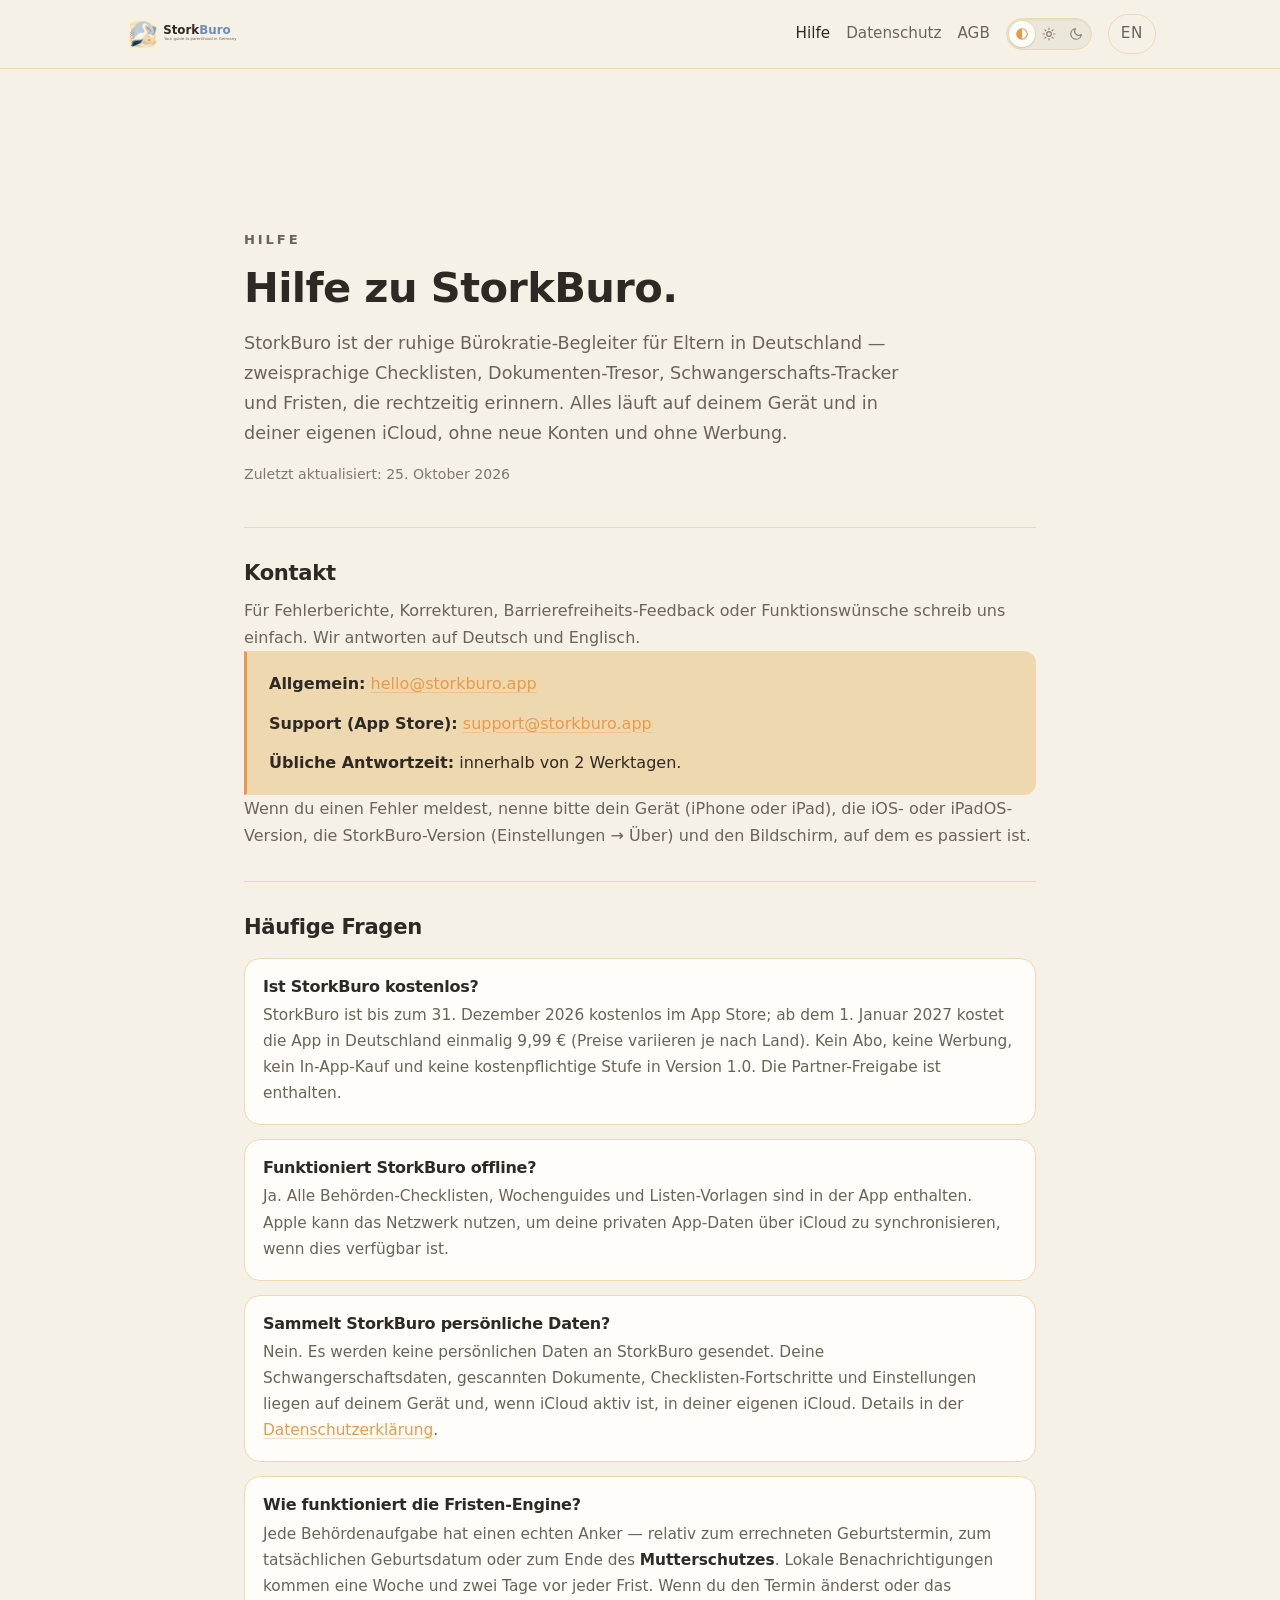
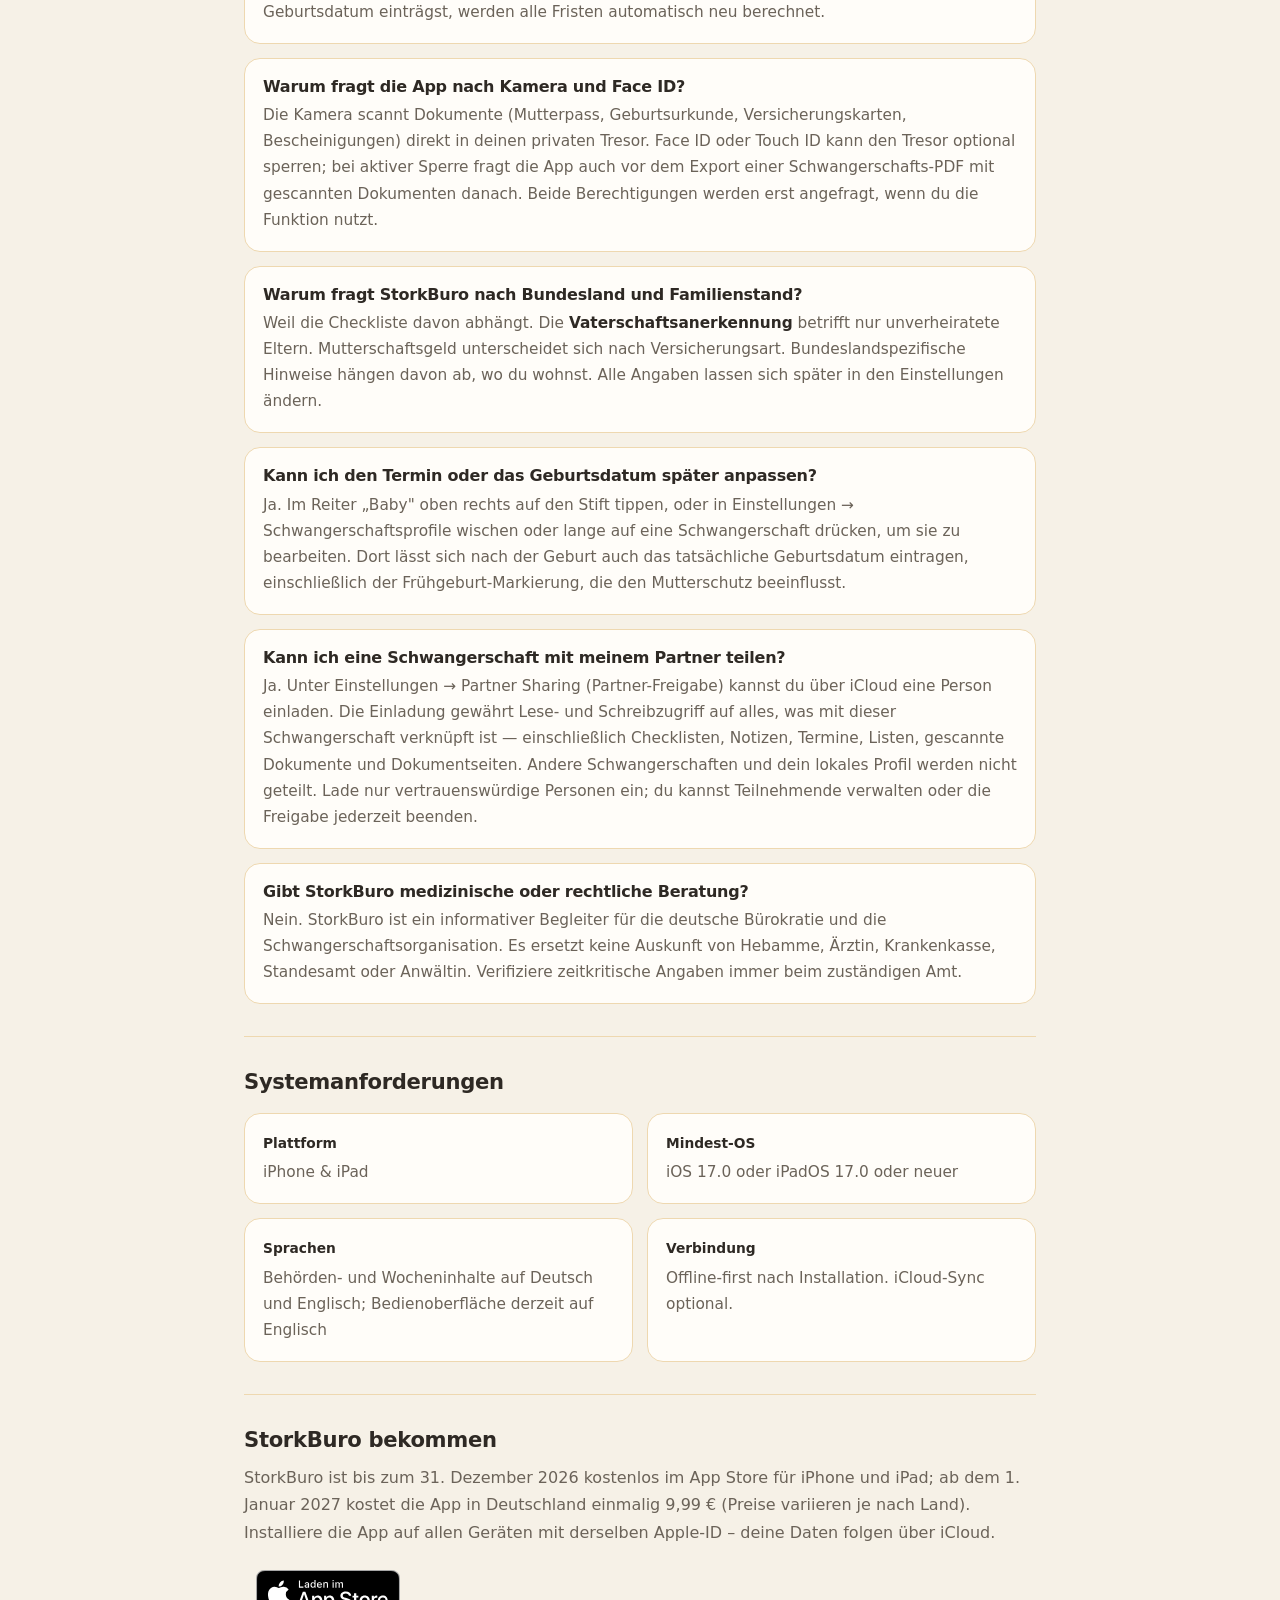
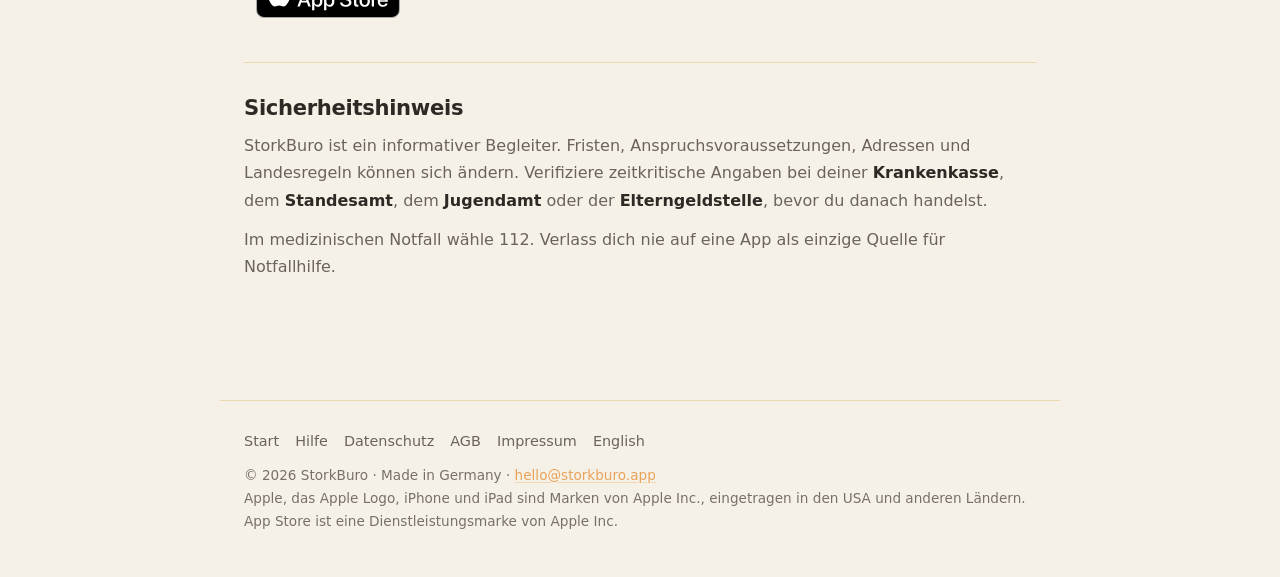
<file: de/support/index.html>
<!DOCTYPE html><html lang="de"> <head><meta charset="UTF-8"><meta name="viewport" content="width=device-width, initial-scale=1.0"><title>Hilfe — StorkBuro</title><meta name="description" content="Hilfe und Kontakt zu StorkBuro, der datenschutzfreundlichen iPhone- und iPad-App für die deutsche Eltern-Bürokratie."><meta name="theme-color" content="#F6F1E7"><link rel="canonical" href="https://storkburo.app/de/support/"><script>(function(){try{var t=localStorage.getItem('storkburo-theme');if(t==='light'||t==='dark')document.documentElement.setAttribute('data-theme',t);}catch(e){}})();</script><meta property="og:title" content="Hilfe — StorkBuro"><meta property="og:description" content="Hilfe und Kontakt zu StorkBuro, der datenschutzfreundlichen iPhone- und iPad-App für die deutsche Eltern-Bürokratie."><meta property="og:type" content="website"><meta property="og:url" content="https://storkburo.app/de/support/"><meta property="og:image" content="https://storkburo.app/assets/social/og-hero-1200x630.png"><meta name="twitter:card" content="summary_large_image"><meta name="twitter:title" content="Hilfe — StorkBuro"><meta name="twitter:description" content="Hilfe und Kontakt zu StorkBuro, der datenschutzfreundlichen iPhone- und iPad-App für die deutsche Eltern-Bürokratie."><meta name="twitter:image" content="https://storkburo.app/assets/social/og-hero-1200x630.png"><link rel="icon" type="image/svg+xml" href="/assets/icons/favicon.svg"><link rel="icon" type="image/png" sizes="32x32" href="/assets/icons/favicon-32.png"><link rel="icon" type="image/png" sizes="16x16" href="/assets/icons/favicon-16.png"><link rel="apple-touch-icon" sizes="180x180" href="/assets/icons/apple-touch-icon.png"><link rel="alternate" hreflang="en" href="https://storkburo.app/support/"><link rel="alternate" hreflang="de" href="https://storkburo.app/de/support/"><link rel="alternate" hreflang="x-default" href="https://storkburo.app/"><link rel="stylesheet" href="/_astro/index.DBQy7M6f.css">
<style>.app-store-badge-space[data-astro-cid-pfs5tged]{display:inline-flex;justify-content:center;padding:12px;vertical-align:middle}.app-store-badge[data-astro-cid-pfs5tged]{display:inline-flex;border-radius:7px}.app-store-badge[data-astro-cid-pfs5tged] img[data-astro-cid-pfs5tged]{display:block;width:auto;height:48px;max-width:none}.app-store-badge[data-astro-cid-pfs5tged]:focus-visible{outline:3px solid var(--stork-beak);outline-offset:5px}
</style></head> <body> <header class="site-header" data-sticky="false"> <nav class="site-nav" aria-label="Hauptnavigation"> <a class="brand" href="/de/" aria-label="StorkBuro Startseite"> <img src="/assets/brand/storkburo-lockup-horizontal.svg" alt="StorkBuro"> </a> <div class="nav-links"> <a href="/de/support/" aria-current="page">Hilfe</a> <a href="/de/privacy/">Datenschutz</a> <a href="/de/terms/">AGB</a> <div id="theme-toggle" class="theme-segment theme-segment--sm" role="radiogroup" aria-label="Erscheinungsbild"> <button type="button" role="radio" aria-checked="true" tabindex="0" data-theme-value="auto" class="theme-segment-btn" aria-label="Automatisch (Systemstandard)" title="Automatisch (Systemstandard)"> <svg viewBox="0 0 24 24" width="14" height="14" fill="none" stroke="currentColor" stroke-width="2" stroke-linecap="round" stroke-linejoin="round" aria-hidden="true"> <circle cx="12" cy="12" r="9"></circle> <path d="M12 3a9 9 0 0 0 0 18z" fill="currentColor" stroke="none"></path> </svg> </button> <button type="button" role="radio" aria-checked="false" tabindex="-1" data-theme-value="light" class="theme-segment-btn" aria-label="Hellmodus" title="Hellmodus"> <svg viewBox="0 0 24 24" width="14" height="14" fill="none" stroke="currentColor" stroke-width="2" stroke-linecap="round" stroke-linejoin="round" aria-hidden="true"> <circle cx="12" cy="12" r="4"></circle> <path d="M12 2v2M12 20v2M4.93 4.93l1.41 1.41M17.66 17.66l1.41 1.41M2 12h2M20 12h2M4.93 19.07l1.41-1.41M17.66 6.34l1.41-1.41"></path> </svg> </button> <button type="button" role="radio" aria-checked="false" tabindex="-1" data-theme-value="dark" class="theme-segment-btn" aria-label="Dunkelmodus" title="Dunkelmodus"> <svg viewBox="0 0 24 24" width="14" height="14" fill="none" stroke="currentColor" stroke-width="2" stroke-linecap="round" stroke-linejoin="round" aria-hidden="true"> <path d="M21 12.79A9 9 0 1 1 11.21 3 7 7 0 0 0 21 12.79z"></path> </svg> </button> </div> <a class="lang-toggle" href="/support/" aria-label="Read in English">EN</a> </div> </nav> </header>  <main class="legal-main"> <section class="page-hero"> <p class="eyebrow">Hilfe</p> <h1>Hilfe zu StorkBuro.</h1> <p class="lead">StorkBuro ist der ruhige Bürokratie-Begleiter für Eltern in Deutschland — zweisprachige Checklisten, Dokumenten-Tresor, Schwangerschafts-Tracker und Fristen, die rechtzeitig erinnern. Alles läuft auf deinem Gerät und in deiner eigenen iCloud, ohne neue Konten und ohne Werbung.</p> <p class="updated">Zuletzt aktualisiert: 25. Oktober 2026</p> </section> <section class="content-section" id="contact"> <h2>Kontakt</h2> <p>Für Fehlerberichte, Korrekturen, Barrierefreiheits-Feedback oder Funktionswünsche schreib uns einfach. Wir antworten auf Deutsch und Englisch.</p> <div class="contact-block"> <p><strong>Allgemein:</strong> <a href="mailto:hello@storkburo.app">hello@storkburo.app</a></p> <p><strong>Support (App Store):</strong> <a href="mailto:support@storkburo.app">support@storkburo.app</a></p> <p><strong>Übliche Antwortzeit:</strong> innerhalb von 2 Werktagen.</p> </div> <p>Wenn du einen Fehler meldest, nenne bitte dein Gerät (iPhone oder iPad), die iOS- oder iPadOS-Version, die StorkBuro-Version (Einstellungen → Über) und den Bildschirm, auf dem es passiert ist.</p> </section> <section class="content-section"> <h2>Häufige Fragen</h2> <div class="faq-list"> <article class="faq-item"><h3>Ist StorkBuro kostenlos?</h3><p>StorkBuro ist bis zum 31. Dezember 2026 kostenlos im App Store; ab dem 1. Januar 2027 kostet die App in Deutschland einmalig 9,99 € (Preise variieren je nach Land). Kein Abo, keine Werbung, kein In-App-Kauf und keine kostenpflichtige Stufe in Version 1.0. Die Partner-Freigabe ist enthalten.</p></article> <article class="faq-item"><h3>Funktioniert StorkBuro offline?</h3><p>Ja. Alle Behörden-Checklisten, Wochenguides und Listen-Vorlagen sind in der App enthalten. Apple kann das Netzwerk nutzen, um deine privaten App-Daten über iCloud zu synchronisieren, wenn dies verfügbar ist.</p></article> <article class="faq-item"><h3>Sammelt StorkBuro persönliche Daten?</h3><p>Nein. Es werden keine persönlichen Daten an StorkBuro gesendet. Deine Schwangerschaftsdaten, gescannten Dokumente, Checklisten-Fortschritte und Einstellungen liegen auf deinem Gerät und, wenn iCloud aktiv ist, in deiner eigenen iCloud. Details in der <a href="/de/privacy/">Datenschutzerklärung</a>.</p></article> <article class="faq-item"><h3>Wie funktioniert die Fristen-Engine?</h3><p>Jede Behördenaufgabe hat einen echten Anker — relativ zum errechneten Geburtstermin, zum tatsächlichen Geburtsdatum oder zum Ende des <strong>Mutterschutzes</strong>. Lokale Benachrichtigungen kommen eine Woche und zwei Tage vor jeder Frist. Wenn du den Termin änderst oder das Geburtsdatum einträgst, werden alle Fristen automatisch neu berechnet.</p></article> <article class="faq-item"><h3>Warum fragt die App nach Kamera und Face ID?</h3><p>Die Kamera scannt Dokumente (Mutterpass, Geburtsurkunde, Versicherungskarten, Bescheinigungen) direkt in deinen privaten Tresor. Face ID oder Touch ID kann den Tresor optional sperren; bei aktiver Sperre fragt die App auch vor dem Export einer Schwangerschafts-PDF mit gescannten Dokumenten danach. Beide Berechtigungen werden erst angefragt, wenn du die Funktion nutzt.</p></article> <article class="faq-item"><h3>Warum fragt StorkBuro nach Bundesland und Familienstand?</h3><p>Weil die Checkliste davon abhängt. Die <strong>Vaterschaftsanerkennung</strong> betrifft nur unverheiratete Eltern. Mutterschaftsgeld unterscheidet sich nach Versicherungsart. Bundeslandspezifische Hinweise hängen davon ab, wo du wohnst. Alle Angaben lassen sich später in den Einstellungen ändern.</p></article> <article class="faq-item"><h3>Kann ich den Termin oder das Geburtsdatum später anpassen?</h3><p>Ja. Im Reiter „Baby" oben rechts auf den Stift tippen, oder in Einstellungen → Schwangerschaftsprofile wischen oder lange auf eine Schwangerschaft drücken, um sie zu bearbeiten. Dort lässt sich nach der Geburt auch das tatsächliche Geburtsdatum eintragen, einschließlich der Frühgeburt-Markierung, die den Mutterschutz beeinflusst.</p></article> <article class="faq-item"><h3>Kann ich eine Schwangerschaft mit meinem Partner teilen?</h3><p>Ja. Unter Einstellungen → Partner Sharing (Partner-Freigabe) kannst du über iCloud eine Person einladen. Die Einladung gewährt Lese- und Schreibzugriff auf alles, was mit dieser Schwangerschaft verknüpft ist — einschließlich Checklisten, Notizen, Termine, Listen, gescannte Dokumente und Dokumentseiten. Andere Schwangerschaften und dein lokales Profil werden nicht geteilt. Lade nur vertrauenswürdige Personen ein; du kannst Teilnehmende verwalten oder die Freigabe jederzeit beenden.</p></article> <article class="faq-item"><h3>Gibt StorkBuro medizinische oder rechtliche Beratung?</h3><p>Nein. StorkBuro ist ein informativer Begleiter für die deutsche Bürokratie und die Schwangerschaftsorganisation. Es ersetzt keine Auskunft von Hebamme, Ärztin, Krankenkasse, Standesamt oder Anwältin. Verifiziere zeitkritische Angaben immer beim zuständigen Amt.</p></article> </div> </section> <section class="content-section"> <h2>Systemanforderungen</h2> <div class="summary-grid"> <div class="summary-item"><span class="summary-label">Plattform</span><p>iPhone &amp; iPad</p></div> <div class="summary-item"><span class="summary-label">Mindest-OS</span><p>iOS 17.0 oder iPadOS 17.0 oder neuer</p></div> <div class="summary-item"><span class="summary-label">Sprachen</span><p>Behörden- und Wocheninhalte auf Deutsch und Englisch; Bedienoberfläche derzeit auf Englisch</p></div> <div class="summary-item"><span class="summary-label">Verbindung</span><p>Offline-first nach Installation. iCloud-Sync optional.</p></div> </div> </section> <section class="content-section" id="download"> <h2>StorkBuro bekommen</h2> <p>StorkBuro ist bis zum 31. Dezember 2026 kostenlos im App Store für iPhone und iPad; ab dem 1. Januar 2027 kostet die App in Deutschland einmalig 9,99 € (Preise variieren je nach Land). Installiere die App auf allen Geräten mit derselben Apple-ID – deine Daten folgen über iCloud.</p> <p><span class="app-store-badge-space" data-astro-cid-pfs5tged> <a href="https://apps.apple.com/app/id6765492631" class="app-store-badge" data-astro-cid-pfs5tged> <img src="/assets/app-store/download-de.svg" alt="Im App Store laden" width="143.596884" height="48" data-astro-cid-pfs5tged> </a> </span> </p> </section> <section class="content-section"> <h2>Sicherheitshinweis</h2> <p>StorkBuro ist ein informativer Begleiter. Fristen, Anspruchsvoraussetzungen, Adressen und Landesregeln können sich ändern. Verifiziere zeitkritische Angaben bei deiner <strong>Krankenkasse</strong>, dem <strong>Standesamt</strong>, dem <strong>Jugendamt</strong> oder der <strong>Elterngeldstelle</strong>, bevor du danach handelst.</p> <p>Im medizinischen Notfall wähle 112. Verlass dich nie auf eine App als einzige Quelle für Notfallhilfe.</p> </section> </main>  <footer class="legal-footer">  <nav class="footer-links" aria-label="Fußzeile"> <a href="/de/">Start</a> <a href="/de/support/">Hilfe</a> <a href="/de/privacy/">Datenschutz</a> <a href="/de/terms/">AGB</a> <a href="/de/impressum/">Impressum</a> <a href="/support/">English</a> </nav> <p>
&copy; 2026 StorkBuro &middot; Made in Germany &middot;
<a class="mail" href="mailto:hello@storkburo.app">hello@storkburo.app</a> </p> <p class="apple-credit"> Apple, das Apple Logo, iPhone und iPad sind Marken von Apple Inc., eingetragen in den USA und anderen Ländern. App Store ist eine Dienstleistungsmarke von Apple Inc. </p> </footer> <script src="/assets/theme.js" defer></script> </body> </html>
</file>
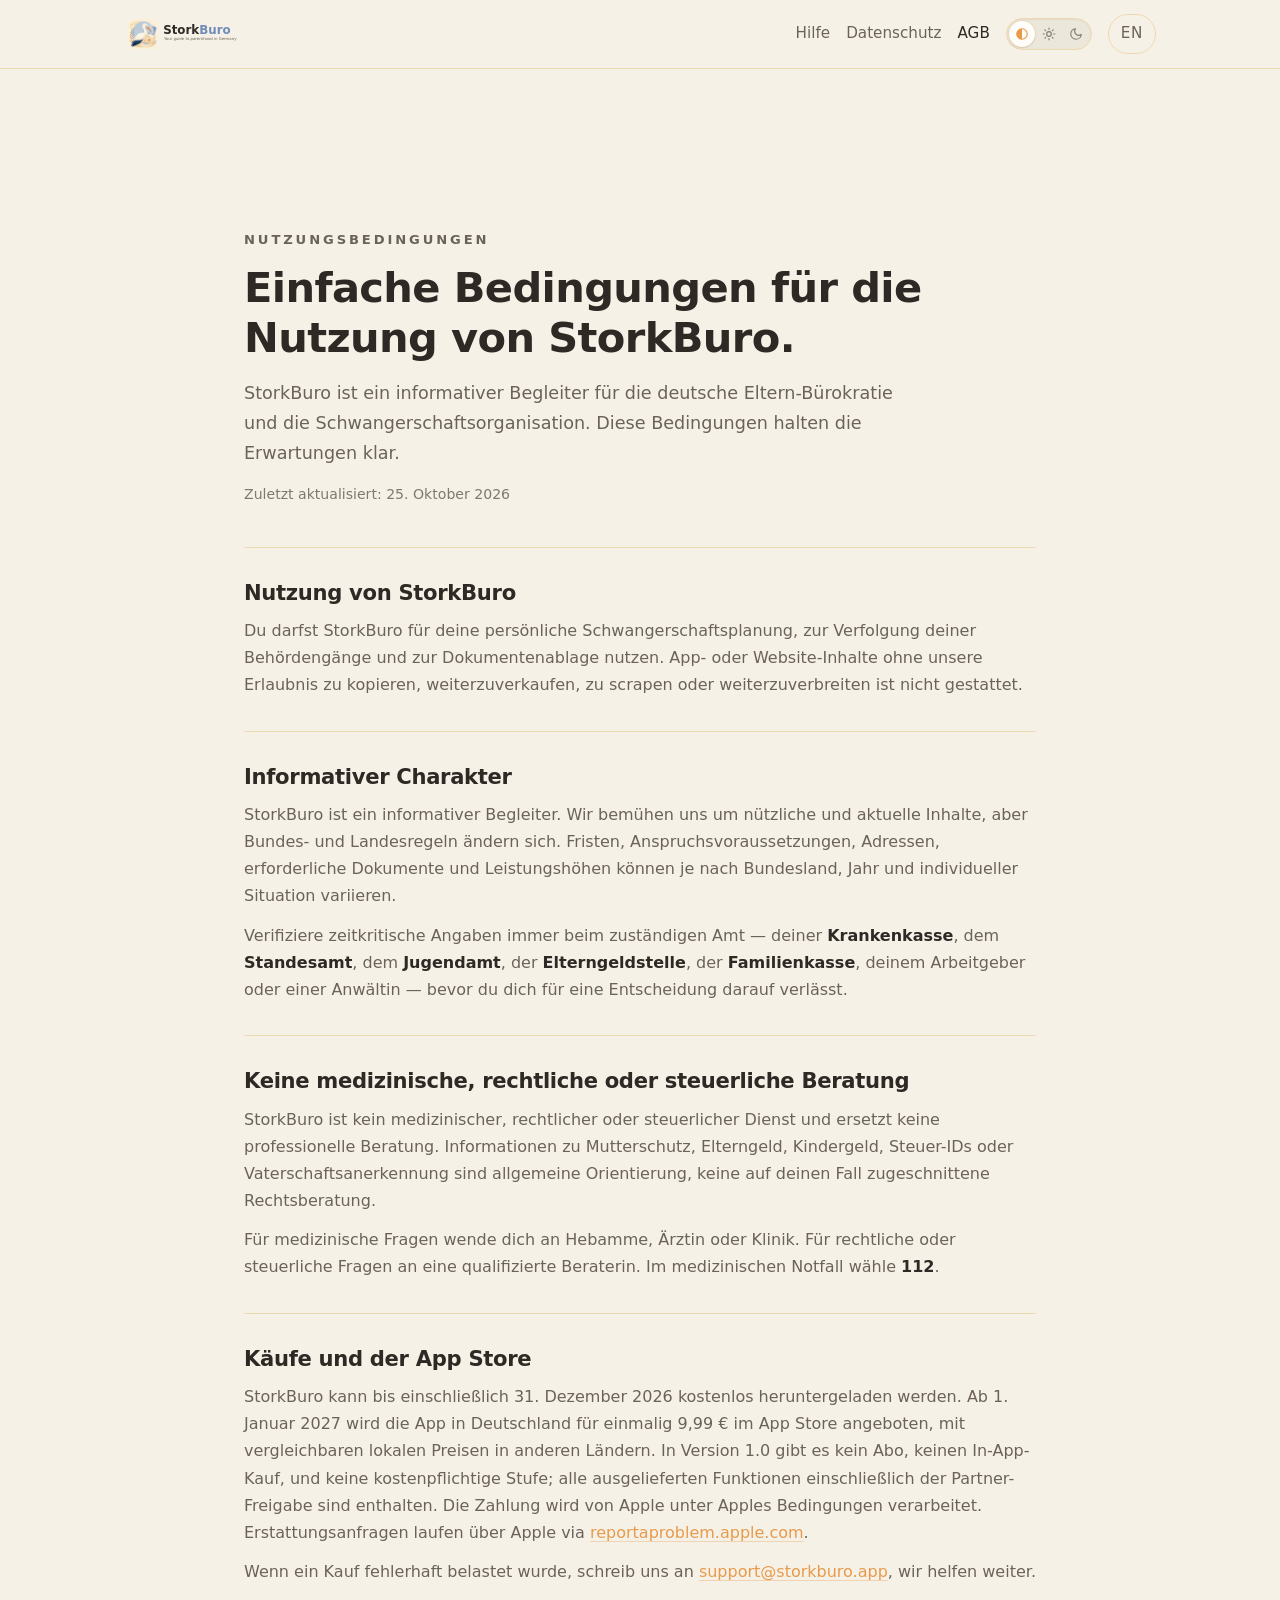
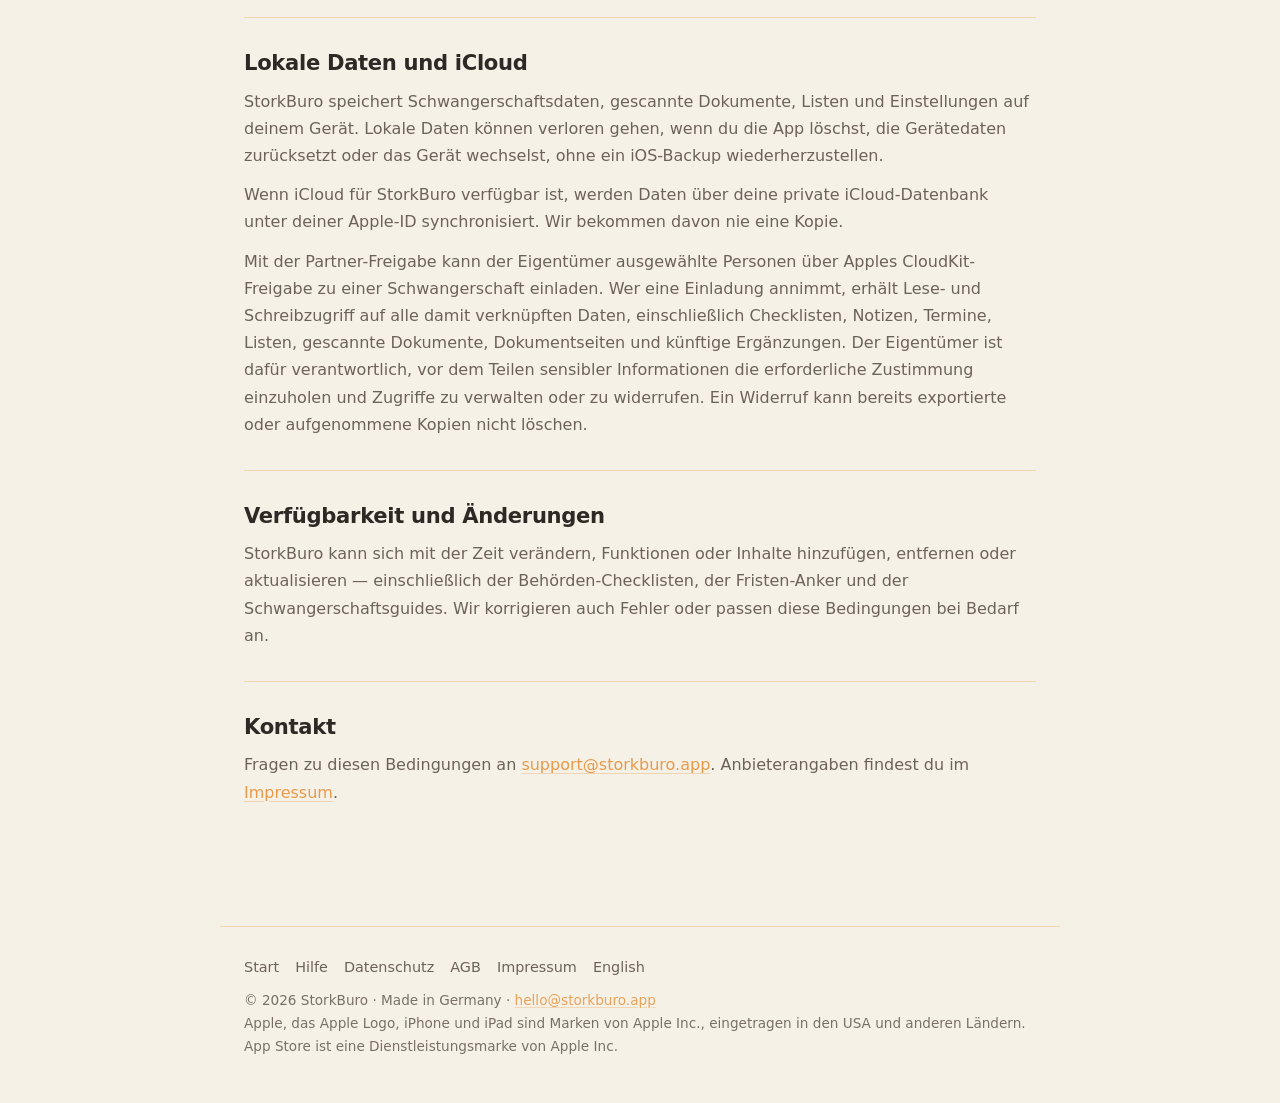
<file: de/terms/index.html>
<!DOCTYPE html><html lang="de"> <head><meta charset="UTF-8"><meta name="viewport" content="width=device-width, initial-scale=1.0"><title>Nutzungsbedingungen — StorkBuro</title><meta name="description" content="Nutzungsbedingungen für StorkBuro, die datenschutzfreundliche iPhone- und iPad-App für die deutsche Eltern-Bürokratie."><meta name="theme-color" content="#F6F1E7"><link rel="canonical" href="https://storkburo.app/de/terms/"><script>(function(){try{var t=localStorage.getItem('storkburo-theme');if(t==='light'||t==='dark')document.documentElement.setAttribute('data-theme',t);}catch(e){}})();</script><meta property="og:title" content="Nutzungsbedingungen — StorkBuro"><meta property="og:description" content="Nutzungsbedingungen für StorkBuro, die datenschutzfreundliche iPhone- und iPad-App für die deutsche Eltern-Bürokratie."><meta property="og:type" content="website"><meta property="og:url" content="https://storkburo.app/de/terms/"><meta property="og:image" content="https://storkburo.app/assets/social/og-hero-1200x630.png"><meta name="twitter:card" content="summary_large_image"><meta name="twitter:title" content="Nutzungsbedingungen — StorkBuro"><meta name="twitter:description" content="Nutzungsbedingungen für StorkBuro, die datenschutzfreundliche iPhone- und iPad-App für die deutsche Eltern-Bürokratie."><meta name="twitter:image" content="https://storkburo.app/assets/social/og-hero-1200x630.png"><link rel="icon" type="image/svg+xml" href="/assets/icons/favicon.svg"><link rel="icon" type="image/png" sizes="32x32" href="/assets/icons/favicon-32.png"><link rel="icon" type="image/png" sizes="16x16" href="/assets/icons/favicon-16.png"><link rel="apple-touch-icon" sizes="180x180" href="/assets/icons/apple-touch-icon.png"><link rel="alternate" hreflang="en" href="https://storkburo.app/terms/"><link rel="alternate" hreflang="de" href="https://storkburo.app/de/terms/"><link rel="alternate" hreflang="x-default" href="https://storkburo.app/"><link rel="stylesheet" href="/_astro/index.DBQy7M6f.css"></head> <body> <header class="site-header" data-sticky="false"> <nav class="site-nav" aria-label="Hauptnavigation"> <a class="brand" href="/de/" aria-label="StorkBuro Startseite"> <img src="/assets/brand/storkburo-lockup-horizontal.svg" alt="StorkBuro"> </a> <div class="nav-links"> <a href="/de/support/">Hilfe</a> <a href="/de/privacy/">Datenschutz</a> <a href="/de/terms/" aria-current="page">AGB</a> <div id="theme-toggle" class="theme-segment theme-segment--sm" role="radiogroup" aria-label="Erscheinungsbild"> <button type="button" role="radio" aria-checked="true" tabindex="0" data-theme-value="auto" class="theme-segment-btn" aria-label="Automatisch (Systemstandard)" title="Automatisch (Systemstandard)"> <svg viewBox="0 0 24 24" width="14" height="14" fill="none" stroke="currentColor" stroke-width="2" stroke-linecap="round" stroke-linejoin="round" aria-hidden="true"> <circle cx="12" cy="12" r="9"></circle> <path d="M12 3a9 9 0 0 0 0 18z" fill="currentColor" stroke="none"></path> </svg> </button> <button type="button" role="radio" aria-checked="false" tabindex="-1" data-theme-value="light" class="theme-segment-btn" aria-label="Hellmodus" title="Hellmodus"> <svg viewBox="0 0 24 24" width="14" height="14" fill="none" stroke="currentColor" stroke-width="2" stroke-linecap="round" stroke-linejoin="round" aria-hidden="true"> <circle cx="12" cy="12" r="4"></circle> <path d="M12 2v2M12 20v2M4.93 4.93l1.41 1.41M17.66 17.66l1.41 1.41M2 12h2M20 12h2M4.93 19.07l1.41-1.41M17.66 6.34l1.41-1.41"></path> </svg> </button> <button type="button" role="radio" aria-checked="false" tabindex="-1" data-theme-value="dark" class="theme-segment-btn" aria-label="Dunkelmodus" title="Dunkelmodus"> <svg viewBox="0 0 24 24" width="14" height="14" fill="none" stroke="currentColor" stroke-width="2" stroke-linecap="round" stroke-linejoin="round" aria-hidden="true"> <path d="M21 12.79A9 9 0 1 1 11.21 3 7 7 0 0 0 21 12.79z"></path> </svg> </button> </div> <a class="lang-toggle" href="/terms/" aria-label="Read in English">EN</a> </div> </nav> </header>  <main class="legal-main"> <section class="page-hero"> <p class="eyebrow">Nutzungsbedingungen</p> <h1>Einfache Bedingungen für die Nutzung von StorkBuro.</h1> <p class="lead">StorkBuro ist ein informativer Begleiter für die deutsche Eltern-Bürokratie und die Schwangerschaftsorganisation. Diese Bedingungen halten die Erwartungen klar.</p> <p class="updated">Zuletzt aktualisiert: 25. Oktober 2026</p> </section> <section class="content-section"> <h2>Nutzung von StorkBuro</h2> <p>Du darfst StorkBuro für deine persönliche Schwangerschaftsplanung, zur Verfolgung deiner Behördengänge und zur Dokumentenablage nutzen. App- oder Website-Inhalte ohne unsere Erlaubnis zu kopieren, weiterzuverkaufen, zu scrapen oder weiterzuverbreiten ist nicht gestattet.</p> </section> <section class="content-section"> <h2>Informativer Charakter</h2> <p>StorkBuro ist ein informativer Begleiter. Wir bemühen uns um nützliche und aktuelle Inhalte, aber Bundes- und Landesregeln ändern sich. Fristen, Anspruchsvoraussetzungen, Adressen, erforderliche Dokumente und Leistungshöhen können je nach Bundesland, Jahr und individueller Situation variieren.</p> <p>Verifiziere zeitkritische Angaben immer beim zuständigen Amt — deiner <strong>Krankenkasse</strong>, dem <strong>Standesamt</strong>, dem <strong>Jugendamt</strong>, der <strong>Elterngeldstelle</strong>, der <strong>Familienkasse</strong>, deinem Arbeitgeber oder einer Anwältin — bevor du dich für eine Entscheidung darauf verlässt.</p> </section> <section class="content-section"> <h2>Keine medizinische, rechtliche oder steuerliche Beratung</h2> <p>StorkBuro ist kein medizinischer, rechtlicher oder steuerlicher Dienst und ersetzt keine professionelle Beratung. Informationen zu Mutterschutz, Elterngeld, Kindergeld, Steuer-IDs oder Vaterschaftsanerkennung sind allgemeine Orientierung, keine auf deinen Fall zugeschnittene Rechtsberatung.</p> <p>Für medizinische Fragen wende dich an Hebamme, Ärztin oder Klinik. Für rechtliche oder steuerliche Fragen an eine qualifizierte Beraterin. Im medizinischen Notfall wähle <strong>112</strong>.</p> </section> <section class="content-section"> <h2>Käufe und der App Store</h2> <p>StorkBuro kann bis einschließlich 31. Dezember 2026 kostenlos heruntergeladen werden. Ab 1. Januar 2027 wird die App in Deutschland für einmalig 9,99 € im App Store angeboten, mit vergleichbaren lokalen Preisen in anderen Ländern. In Version 1.0 gibt es kein Abo, keinen In-App-Kauf, und keine kostenpflichtige Stufe; alle ausgelieferten Funktionen einschließlich der Partner-Freigabe sind enthalten. Die Zahlung wird von Apple unter Apples Bedingungen verarbeitet. Erstattungsanfragen laufen über Apple via <a href="https://reportaproblem.apple.com" rel="noopener" target="_blank">reportaproblem.apple.com</a>.</p> <p>Wenn ein Kauf fehlerhaft belastet wurde, schreib uns an <a href="mailto:support@storkburo.app">support@storkburo.app</a>, wir helfen weiter.</p> </section> <section class="content-section"> <h2>Lokale Daten und iCloud</h2> <p>StorkBuro speichert Schwangerschaftsdaten, gescannte Dokumente, Listen und Einstellungen auf deinem Gerät. Lokale Daten können verloren gehen, wenn du die App löschst, die Gerätedaten zurücksetzt oder das Gerät wechselst, ohne ein iOS-Backup wiederherzustellen.</p> <p>Wenn iCloud für StorkBuro verfügbar ist, werden Daten über deine private iCloud-Datenbank unter deiner Apple-ID synchronisiert. Wir bekommen davon nie eine Kopie.</p> <p>Mit der Partner-Freigabe kann der Eigentümer ausgewählte Personen über Apples CloudKit-Freigabe zu einer Schwangerschaft einladen. Wer eine Einladung annimmt, erhält Lese- und Schreibzugriff auf alle damit verknüpften Daten, einschließlich Checklisten, Notizen, Termine, Listen, gescannte Dokumente, Dokumentseiten und künftige Ergänzungen. Der Eigentümer ist dafür verantwortlich, vor dem Teilen sensibler Informationen die erforderliche Zustimmung einzuholen und Zugriffe zu verwalten oder zu widerrufen. Ein Widerruf kann bereits exportierte oder aufgenommene Kopien nicht löschen.</p> </section> <section class="content-section"> <h2>Verfügbarkeit und Änderungen</h2> <p>StorkBuro kann sich mit der Zeit verändern, Funktionen oder Inhalte hinzufügen, entfernen oder aktualisieren — einschließlich der Behörden-Checklisten, der Fristen-Anker und der Schwangerschaftsguides. Wir korrigieren auch Fehler oder passen diese Bedingungen bei Bedarf an.</p> </section> <section class="content-section"> <h2>Kontakt</h2> <p>Fragen zu diesen Bedingungen an <a href="mailto:support@storkburo.app">support@storkburo.app</a>. Anbieterangaben findest du im <a href="/de/impressum/">Impressum</a>.</p> </section> </main>  <footer class="legal-footer">  <nav class="footer-links" aria-label="Fußzeile"> <a href="/de/">Start</a> <a href="/de/support/">Hilfe</a> <a href="/de/privacy/">Datenschutz</a> <a href="/de/terms/">AGB</a> <a href="/de/impressum/">Impressum</a> <a href="/terms/">English</a> </nav> <p>
&copy; 2026 StorkBuro &middot; Made in Germany &middot;
<a class="mail" href="mailto:hello@storkburo.app">hello@storkburo.app</a> </p> <p class="apple-credit"> Apple, das Apple Logo, iPhone und iPad sind Marken von Apple Inc., eingetragen in den USA und anderen Ländern. App Store ist eine Dienstleistungsmarke von Apple Inc. </p> </footer> <script src="/assets/theme.js" defer></script> </body> </html>
</file>
<file: _astro/index.DBQy7M6f.css>
*,*:before,*:after{box-sizing:border-box;margin:0;padding:0}:root{--background: #F6F1E7;--background-secondary: #EED8B0;--surface: #FFFDF9;--parchment: #EED8B0;--powder-blue: #B8CCE0;--storybook-blue: #6F8CB7;--stork-beak: #E89A4A;--stork-beak-hover: #D08236;--soft-coral: #D47C73;--text-primary: #2E2924;--text-secondary: #6B6359;--inverse-band: #2E2924;--inverse-band-on: #FFFDF9;--card-radius: 16px;--card-shadow: 0 18px 45px rgba(46, 41, 36, .1);--soft-shadow: 0 8px 20px rgba(46, 41, 36, .08);--shadow: 0 8px 20px rgba(46, 41, 36, .08)}@media(prefers-color-scheme:dark){:root:not([data-theme=light]){--background: #1C1B19;--background-secondary: #292621;--surface: #33302B;--parchment: #61543D;--powder-blue: #596B82;--storybook-blue: #85A1C9;--stork-beak: #F0A657;--stork-beak-hover: #F5B775;--soft-coral: #E08A80;--text-primary: #F0EAE0;--text-secondary: #A69E91;--inverse-band: #0F0E0C;--inverse-band-on: #F0EAE0;--card-shadow: 0 18px 45px rgba(0, 0, 0, .35);--soft-shadow: 0 8px 20px rgba(0, 0, 0, .28);--shadow: 0 8px 20px rgba(0, 0, 0, .32)}}:root[data-theme=dark]{--background: #1C1B19;--background-secondary: #292621;--surface: #33302B;--parchment: #61543D;--powder-blue: #596B82;--storybook-blue: #85A1C9;--stork-beak: #F0A657;--stork-beak-hover: #F5B775;--soft-coral: #E08A80;--text-primary: #F0EAE0;--text-secondary: #A69E91;--inverse-band: #0F0E0C;--inverse-band-on: #F0EAE0;--card-shadow: 0 18px 45px rgba(0, 0, 0, .35);--soft-shadow: 0 8px 20px rgba(0, 0, 0, .28);--shadow: 0 8px 20px rgba(0, 0, 0, .32)}html{font-size:16px;scroll-behavior:smooth;-webkit-font-smoothing:antialiased;-moz-osx-font-smoothing:grayscale}body{background:var(--background);color:var(--text-primary);font-family:-apple-system,BlinkMacSystemFont,SF Pro Text,Segoe UI,system-ui,sans-serif;line-height:1.7;overflow-x:hidden}h1,h2,h3{font-family:-apple-system,BlinkMacSystemFont,SF Pro Rounded,system-ui,sans-serif;font-weight:700;line-height:1.2;letter-spacing:-.015em;color:var(--text-primary)}a{color:var(--stork-beak);text-decoration-color:#e89a4a59;text-underline-offset:.18em}a:hover{text-decoration-color:var(--stork-beak)}.site-header{background:#f6f1e7eb;border-bottom:1px solid var(--parchment);backdrop-filter:saturate(180%) blur(14px);-webkit-backdrop-filter:saturate(180%) blur(14px)}.site-header[data-sticky=true]{position:sticky;top:0;z-index:50}@media(prefers-color-scheme:dark){:root:not([data-theme=light]) .site-header{background:#1c1b19eb}}:root[data-theme=dark] .site-header{background:#1c1b19eb}.site-nav{display:flex;align-items:center;justify-content:space-between;gap:24px;max-width:1080px;margin:0 auto;padding:14px 24px}.brand{display:inline-flex;align-items:center;text-decoration:none}.brand img{height:36px;width:auto}.nav-links{display:flex;flex-wrap:wrap;align-items:center;gap:16px}.nav-links a{color:var(--text-secondary);font-size:.95rem;text-decoration:none;font-weight:500}.nav-links a:hover,.nav-links a[aria-current=page]{color:var(--text-primary)}.lang-toggle{font-size:.85rem;letter-spacing:.04em;padding:6px 12px;border-radius:999px;border:1px solid var(--parchment);color:var(--text-secondary);text-decoration:none}.lang-toggle:hover{border-color:var(--stork-beak);color:var(--stork-beak)}.theme-segment{display:inline-flex;align-items:center;padding:3px;gap:2px;background:color-mix(in srgb,var(--text-primary) 5%,transparent);border:1px solid var(--parchment);border-radius:999px;box-shadow:inset 0 1px 2px color-mix(in srgb,var(--text-primary) 7%,transparent)}.theme-segment--sm{padding:2px;gap:1px}.theme-segment-btn{display:inline-flex;align-items:center;justify-content:center;width:28px;height:28px;padding:0;background:transparent;border:none;border-radius:999px;color:color-mix(in srgb,var(--text-secondary) 80%,transparent);cursor:pointer;transition:background .18s ease,color .18s ease,box-shadow .18s ease;font-family:inherit}.theme-segment--sm .theme-segment-btn{width:26px;height:26px}.theme-segment-btn:hover{color:var(--text-primary);background:color-mix(in srgb,var(--surface) 50%,transparent)}.theme-segment-btn[aria-checked=true]{background:var(--surface);color:var(--stork-beak);box-shadow:0 1px 2px color-mix(in srgb,var(--text-primary) 14%,transparent),0 0 0 1px color-mix(in srgb,var(--parchment) 60%,transparent)}.theme-segment-btn[aria-checked=true]:hover{background:var(--surface);color:var(--stork-beak)}.theme-segment-btn:focus-visible{outline:2px solid var(--stork-beak);outline-offset:2px}.theme-segment-btn svg{display:block;pointer-events:none}.site-footer{background:var(--inverse-band);border-top:1px solid rgba(255,253,249,.08);padding:40px 24px;text-align:center}.site-footer .footer-brand{display:inline-flex;gap:10px;align-items:center;margin-bottom:14px}.site-footer .footer-brand img{height:28px;width:auto}.site-footer .footer-brand span{color:#fffdf9d9;font-weight:600}.site-footer .footer-links{display:flex;flex-wrap:wrap;gap:18px;justify-content:center;margin-bottom:12px}.site-footer .footer-links a{color:#fffdf98c;text-decoration:none;font-size:.92rem;transition:color .2s}.site-footer .footer-links a:hover{color:#fffdf9}.site-footer p{color:#fffdf966;font-size:.82rem}.site-footer a.mail{color:#fffdf98c;text-decoration:none}.site-footer a.mail:hover{color:var(--stork-beak)}.legal-footer{border-top:1px solid var(--parchment);margin:56px auto 0;max-width:840px;padding:28px 24px 44px;background:transparent;text-align:left}.legal-footer .footer-links{display:flex;flex-wrap:wrap;gap:16px;margin-bottom:10px}.legal-footer .footer-links a{color:var(--text-secondary);font-size:.9rem;text-decoration:none}.legal-footer .footer-links a:hover{color:var(--text-primary)}.legal-footer p{color:var(--text-secondary);font-size:.85rem;opacity:.9}.container{max-width:1080px;margin:0 auto;padding:0 24px}section{padding:96px 0}.section-label{font-size:.82rem;letter-spacing:.22em;text-transform:uppercase;color:var(--stork-beak);font-weight:700;margin-bottom:16px}.legal-main{margin:0 auto;max-width:840px;padding:64px 24px 32px}.page-hero{padding-bottom:40px}.eyebrow{color:var(--stork-beak);font-size:.82rem;font-weight:700;letter-spacing:.22em;margin-bottom:12px;text-transform:uppercase}.legal-main h1{font-size:clamp(2rem,4.5vw,2.6rem);margin-bottom:16px}.legal-main h2{font-size:1.32rem;margin-bottom:12px}.legal-main h3{font-size:1rem;margin-bottom:6px}.lead{color:var(--text-secondary);font-size:1.1rem;max-width:680px}.updated{color:var(--text-secondary);font-size:.88rem;margin-top:14px;opacity:.85}.legal-main p,.legal-main li,.legal-main dd{color:var(--text-secondary)}.legal-main strong{color:var(--text-primary)}.content-section{border-top:1px solid var(--parchment);padding:32px 0}.content-section p+p{margin-top:12px}.legal-main ul,.legal-main ol{margin:12px 0 0 1.25rem}.legal-main li+li{margin-top:8px}.summary-grid,.faq-list{display:grid;gap:14px;margin-top:18px}.summary-grid{grid-template-columns:repeat(2,minmax(0,1fr))}.summary-item,.faq-item,.note,.contact-block{background:var(--surface);border:1px solid var(--parchment);border-radius:var(--card-radius);padding:18px}.summary-item p,.faq-item p,.note p{font-size:.96rem}.summary-label{display:block;color:var(--text-primary);font-size:.86rem;font-weight:700;margin-bottom:4px}.contact-block{background:var(--background-secondary);border-left:3px solid var(--stork-beak);border-radius:0 12px 12px 0;padding:18px 22px}@media(prefers-color-scheme:dark){:root:not([data-theme=light]) .contact-block{background:var(--surface)}}:root[data-theme=dark] .contact-block{background:var(--surface)}.contact-block p{color:var(--text-primary)}.nutrition-label{background:var(--surface);border:1px solid var(--parchment);border-radius:var(--card-radius);overflow:hidden;margin-top:20px}.nutrition-feature{display:grid;grid-template-columns:auto minmax(0,1fr);gap:18px;align-items:center;padding:22px}.nutrition-grid{border-top:1px solid var(--parchment);display:grid;grid-template-columns:repeat(3,minmax(0,1fr))}.nutrition-item{display:grid;grid-template-columns:auto minmax(0,1fr);gap:12px;padding:18px}.nutrition-item+.nutrition-item{border-left:1px solid var(--parchment)}.nutrition-symbol{width:48px;height:48px;border-radius:14px;background:var(--background);border:1px solid var(--parchment);color:var(--stork-beak);display:inline-flex;align-items:center;justify-content:center}.nutrition-feature .nutrition-symbol{width:58px;height:58px}.nutrition-symbol svg{width:25px;height:25px;stroke:currentColor;stroke-width:1.8;stroke-linecap:round;stroke-linejoin:round;fill:none}.nutrition-feature .nutrition-symbol svg{width:31px;height:31px}.nutrition-copy h3{margin-bottom:4px;color:var(--text-primary)}.nutrition-status{display:block;color:var(--storybook-blue);font-size:.84rem;font-weight:700;letter-spacing:.02em;margin-top:4px;text-transform:uppercase}@media(prefers-reduced-motion:reduce){html{scroll-behavior:auto}}@media(max-width:680px){section{padding:72px 0}.site-nav{flex-direction:column;align-items:flex-start;gap:12px}.nav-links{width:100%;justify-content:flex-start}.legal-main{padding:40px 20px 24px}.legal-main h1{font-size:1.9rem}.lead{font-size:1.02rem}.summary-grid,.nutrition-feature,.nutrition-item,.nutrition-grid{grid-template-columns:1fr}.nutrition-item+.nutrition-item{border-left:0;border-top:1px solid var(--parchment)}}
</file>
<file: _astro/index.BB18Dica.css>
.hero{position:relative;isolation:isolate;min-height:88vh;min-height:88svh;display:flex;align-items:center;overflow:hidden;margin-top:-57px;padding-top:57px}.hero-bg{position:absolute;inset:0;z-index:-1}.hero-bg img{width:100%;height:100%;object-fit:cover;object-position:76% 38%;opacity:.42;display:block;transform:scale(1.04);animation:hero-zoom 16s cubic-bezier(.2,.8,.2,1) forwards}@keyframes hero-zoom{0%{transform:scale(1.09)}to{transform:scale(1)}}@media(prefers-reduced-motion:reduce){.hero-bg img{animation:none;transform:none}}.hero-veil{position:absolute;inset:0;pointer-events:none;background:linear-gradient(180deg,color-mix(in srgb,var(--text-primary) 28%,transparent) 0%,color-mix(in srgb,var(--text-primary) 6%,transparent) 15%,transparent 30%),linear-gradient(90deg,color-mix(in srgb,var(--background) 96%,transparent),color-mix(in srgb,var(--background) 82%,transparent) 44%,color-mix(in srgb,var(--background) 58%,transparent),color-mix(in srgb,var(--background) 42%,transparent)),linear-gradient(180deg,transparent 55%,color-mix(in srgb,var(--background) 42%,transparent) 75%,color-mix(in srgb,var(--background) 82%,transparent) 91%,var(--background) 100%)}.hero-grain{position:absolute;inset:0;pointer-events:none;background-image:url("data:image/svg+xml;utf8,<svg viewBox='0 0 200 200' xmlns='http://www.w3.org/2000/svg'><filter id='n'><feTurbulence type='fractalNoise' baseFrequency='0.85' numOctaves='2' stitchTiles='stitch'/><feColorMatrix values='0 0 0 0 0.18 0 0 0 0 0.16 0 0 0 0 0.14 0 0 0 0.85 0'/></filter><rect width='100%25' height='100%25' filter='url(%23n)' opacity='0.5'/></svg>");opacity:.05;mix-blend-mode:multiply}@media(prefers-color-scheme:dark){:root:not([data-theme=light]) .hero-grain{mix-blend-mode:overlay;opacity:.08}}:root[data-theme=dark] .hero-grain{mix-blend-mode:overlay;opacity:.08}.hero-layout{position:relative;z-index:1;width:100%;max-width:1280px;margin:0 auto;padding:clamp(96px,11vw,138px) clamp(24px,5vw,54px) 72px;display:grid;grid-template-columns:minmax(320px,.8fr) minmax(500px,1.35fr);align-items:center;gap:clamp(34px,5vw,76px)}.hero-content{max-width:560px;text-align:left}.hero-device{width:min(100%,760px);justify-self:end}.hero-eyebrow{font-size:.78rem;letter-spacing:.26em;text-transform:uppercase;font-weight:700;color:var(--stork-beak);margin:0 0 22px;animation:hero-rise .9s .05s ease-out both}.hero-headline{max-width:16ch;font-family:-apple-system,BlinkMacSystemFont,SF Pro Rounded,SF Pro Display,system-ui,sans-serif;font-size:clamp(2.65rem,5.3vw,4.8rem);font-weight:800;letter-spacing:-.04em;line-height:1.02;color:var(--text-primary);margin:0;text-shadow:0 1px 28px color-mix(in srgb,var(--background) 78%,transparent);animation:hero-rise 1s .15s ease-out both}.hero-lede{max-width:44ch;margin:24px 0 0;font-size:clamp(1.1rem,1.9vw,1.4rem);font-weight:500;letter-spacing:-.01em;line-height:1.45;color:color-mix(in srgb,var(--text-primary) 88%,var(--text-secondary));text-shadow:0 1px 20px color-mix(in srgb,var(--background) 72%,transparent);animation:hero-rise 1s .3s ease-out both}.hero-cta-row{display:flex;flex-wrap:wrap;gap:12px;margin-top:38px;animation:hero-rise 1s .45s ease-out both}.hero-meta{margin-top:24px;font-size:.86rem;letter-spacing:.01em;color:color-mix(in srgb,var(--text-primary) 72%,transparent);text-shadow:0 1px 14px color-mix(in srgb,var(--background) 60%,transparent);animation:hero-rise 1s .6s ease-out both}@keyframes hero-rise{0%{opacity:0;transform:translateY(16px)}to{opacity:1;transform:translateY(0)}}@media(prefers-reduced-motion:reduce){.hero-eyebrow,.hero-headline,.hero-lede,.hero-cta-row,.hero-meta{animation:none}}.cta-primary,.cta-ghost{display:inline-flex;align-items:center;gap:10px;padding:14px 26px;font-size:1rem;font-weight:600;letter-spacing:-.005em;border-radius:999px;text-decoration:none;cursor:pointer;font-family:inherit;transition:transform .16s ease-out,background .25s ease,border-color .25s ease,box-shadow .25s ease,color .25s ease}.cta-primary{background:var(--stork-beak);color:#fffdf9;border:1px solid var(--stork-beak);box-shadow:0 1px color-mix(in srgb,var(--stork-beak-hover) 90%,transparent) inset,0 12px 30px -10px color-mix(in srgb,var(--stork-beak) 70%,transparent)}.cta-primary:hover{background:var(--stork-beak-hover);border-color:var(--stork-beak-hover);transform:translateY(-2px);box-shadow:0 1px #ffffff2e inset,0 18px 40px -12px color-mix(in srgb,var(--stork-beak) 70%,transparent)}.cta-primary:active{transform:translateY(0) scale(.97)}.cta-ghost{background:color-mix(in srgb,var(--background) 82%,transparent);color:var(--text-primary);border:1px solid color-mix(in srgb,var(--text-primary) 18%,transparent);backdrop-filter:blur(10px);-webkit-backdrop-filter:blur(10px)}.cta-ghost:hover{background:color-mix(in srgb,var(--background) 95%,transparent);border-color:color-mix(in srgb,var(--text-primary) 38%,transparent);transform:translateY(-2px)}.cta-ghost:active{transform:translateY(0) scale(.97)}@media(prefers-reduced-transparency:reduce){.cta-ghost{background:var(--surface);backdrop-filter:none;-webkit-backdrop-filter:none}}.story{padding:clamp(96px,14vw,160px) 0 clamp(80px,11vw,130px);background:var(--background)}.story-inner{max-width:720px;margin:0 auto;padding:0 28px;text-align:center}.story h2{font-family:-apple-system,BlinkMacSystemFont,SF Pro Rounded,system-ui,sans-serif;font-size:clamp(2.1rem,5vw,3.3rem);font-weight:700;letter-spacing:-.035em;line-height:1.06;color:var(--text-primary);margin-bottom:30px}.story p{font-size:1.1rem;line-height:1.66;color:var(--text-secondary);margin-bottom:18px;text-align:left}.story strong{color:var(--text-primary);font-weight:600}.story-quote{margin:52px auto 0;max-width:620px;text-align:left;padding:34px 34px 28px;background:var(--surface);border-radius:22px;border:1px solid color-mix(in srgb,var(--parchment) 70%,transparent);box-shadow:var(--soft-shadow);position:relative}.story-quote:before{content:"“";position:absolute;top:6px;left:24px;font-family:Georgia,Times New Roman,serif;font-size:4.6rem;line-height:1;color:var(--stork-beak);opacity:.5}.story-quote p{color:var(--text-primary);font-size:1.1rem;line-height:1.56;margin:0;padding-left:34px}.story-quote figcaption{display:block;margin:16px 0 0 34px;font-size:.85rem;font-style:normal;font-weight:600;color:var(--stork-beak);letter-spacing:.02em}.device-mockup{width:100%;margin:0}.device-mockup img{display:block;width:100%;height:auto}.showcase{padding:clamp(80px,11vw,128px) 0 clamp(90px,12vw,140px);background:radial-gradient(ellipse 90% 60% at 50% 0%,color-mix(in srgb,var(--powder-blue) 30%,transparent),transparent 70%),var(--surface);border-top:1px solid color-mix(in srgb,var(--parchment) 60%,transparent);border-bottom:1px solid color-mix(in srgb,var(--parchment) 60%,transparent)}.showcase-header{max-width:720px;margin:0 auto 60px;padding:0 28px;text-align:center}.showcase-header h2{font-family:-apple-system,BlinkMacSystemFont,SF Pro Rounded,system-ui,sans-serif;font-size:clamp(2rem,4.6vw,3rem);font-weight:700;letter-spacing:-.035em;line-height:1.06;color:var(--text-primary);margin-bottom:16px}.showcase-header p{font-size:1.08rem;color:var(--text-secondary);max-width:560px;margin:0 auto;line-height:1.55}.showcase-stage{display:flex;justify-content:center;align-items:flex-end;gap:clamp(14px,3vw,44px);max-width:1080px;margin:0 auto;padding:0 28px}.showcase-item{display:flex;flex-direction:column;align-items:center}.showcase-item .device-mockup--iphone{max-width:244px}.showcase-item--lead .device-mockup--iphone{max-width:300px}.showcase-item--lead{z-index:2}.showcase-item--left,.showcase-item--right{margin-bottom:3%;z-index:1}.showcase-caption{margin-top:22px;font-size:.84rem;font-weight:600;letter-spacing:.01em;color:var(--text-secondary);text-align:center}.feature-split{display:grid;grid-template-columns:1fr 1fr;align-items:center;gap:clamp(36px,6vw,88px);max-width:1080px;margin:0 auto;padding:clamp(72px,10vw,120px) 28px;background:var(--background)}.feature-split+.feature-split{padding-top:0}.feature-split--duo{grid-template-columns:minmax(280px,.75fr) minmax(520px,1.35fr);max-width:1240px}.fs-copy{max-width:30rem}.fs-copy h2{font-family:-apple-system,BlinkMacSystemFont,SF Pro Rounded,system-ui,sans-serif;font-size:clamp(1.9rem,3.8vw,2.7rem);font-weight:700;letter-spacing:-.03em;line-height:1.08;color:var(--text-primary);margin-bottom:18px}.fs-copy p{font-size:1.08rem;line-height:1.6;color:var(--text-secondary)}.fs-copy strong{color:var(--text-primary);font-weight:600}.fs-points{list-style:none;margin:24px 0 0;padding:0;display:flex;flex-direction:column;gap:0;border-top:1px solid color-mix(in srgb,var(--parchment) 75%,transparent)}.fs-points li{position:relative;padding:14px 4px 14px 32px;font-size:.98rem;color:var(--text-primary);border-bottom:1px solid color-mix(in srgb,var(--parchment) 75%,transparent)}.fs-points li:before{content:"";position:absolute;left:2px;top:17px;width:18px;height:18px;background-image:url("data:image/svg+xml;utf8,<svg xmlns='http://www.w3.org/2000/svg' viewBox='0 0 24 24' fill='none' stroke='%23E89A4A' stroke-width='3' stroke-linecap='round' stroke-linejoin='round'><polyline points='5 12 10 17 19 8'/></svg>");background-repeat:no-repeat;background-size:18px}.fs-media{display:flex;justify-content:center}.fs-media .device-mockup--iphone{max-width:272px}.fs-media .device-mockup--duo{max-width:680px}.feature-split--reverse .fs-media{order:-1}.highlights{padding:clamp(80px,10vw,112px) 0;background:var(--storybook-blue);position:relative;overflow-x:auto;overflow-y:hidden}.highlights:before{content:"";position:absolute;inset:0;pointer-events:none;background:radial-gradient(ellipse at 18% 0%,color-mix(in srgb,white 22%,transparent),transparent 56%),radial-gradient(ellipse at 82% 100%,color-mix(in srgb,var(--soft-coral) 26%,transparent),transparent 56%)}.highlights-grid{position:relative;max-width:1080px;margin:0 auto;padding:0 28px;display:grid;grid-template-columns:repeat(4,minmax(150px,1fr));gap:clamp(14px,3.5vw,44px);min-width:720px;text-align:center}.highlight-item{display:flex;flex-direction:column;align-items:center;gap:10px}.highlight-item h3{font-family:-apple-system,BlinkMacSystemFont,SF Pro Rounded,system-ui,sans-serif;font-size:clamp(2.6rem,5.4vw,3.9rem);font-weight:800;letter-spacing:-.05em;line-height:.95;color:#fffdf9}.highlight-item p{font-size:.88rem;letter-spacing:.05em;text-transform:uppercase;color:color-mix(in srgb,white 82%,transparent);max-width:190px;line-height:1.4}.capabilities{padding:clamp(90px,12vw,140px) 0;background:var(--background)}.capabilities-header{max-width:720px;margin:0 auto 56px;padding:0 28px;text-align:center}.capabilities-header h2{font-family:-apple-system,BlinkMacSystemFont,SF Pro Rounded,system-ui,sans-serif;font-size:clamp(2rem,4.4vw,2.9rem);font-weight:700;letter-spacing:-.035em;line-height:1.06;color:var(--text-primary)}.capabilities-grid{max-width:1000px;margin:0 auto;padding:0 28px;display:grid;grid-template-columns:repeat(2,minmax(0,1fr));gap:0}.capability{display:grid;grid-template-columns:auto minmax(0,1fr);gap:18px;align-items:start;padding:30px clamp(18px,3vw,38px);border-top:1px solid color-mix(in srgb,var(--parchment) 70%,transparent)}.capability:nth-child(odd){border-right:1px solid color-mix(in srgb,var(--parchment) 70%,transparent)}.capability img{width:52px;height:52px;border-radius:16px;display:block}.capability h3{font-family:-apple-system,BlinkMacSystemFont,SF Pro Rounded,system-ui,sans-serif;font-size:1.16rem;font-weight:700;letter-spacing:-.015em;margin-bottom:8px;color:var(--text-primary)}.capability p{color:var(--text-secondary);font-size:.98rem;line-height:1.55}.capability strong{color:var(--text-primary);font-weight:600}.privacy{padding:clamp(96px,13vw,150px) 0;background:var(--surface);border-top:1px solid color-mix(in srgb,var(--parchment) 60%,transparent)}.privacy-inner{max-width:760px;margin:0 auto;padding:0 28px;text-align:center}.privacy-badge{display:inline-flex;align-items:center;gap:12px;padding:10px 18px 10px 14px;border-radius:999px;background:var(--background);border:1px solid color-mix(in srgb,var(--parchment) 80%,transparent);margin-bottom:30px}.privacy-badge svg{width:24px;height:24px;stroke:var(--stork-beak);stroke-width:1.8;stroke-linecap:round;stroke-linejoin:round;fill:none;flex:none}.privacy-badge b{color:var(--text-primary);font-weight:700;font-size:.95rem}.privacy-badge span{color:var(--text-secondary);font-size:.82rem}.privacy h2{font-family:-apple-system,BlinkMacSystemFont,SF Pro Rounded,system-ui,sans-serif;font-size:clamp(2rem,4.4vw,2.9rem);font-weight:700;letter-spacing:-.035em;line-height:1.07;color:var(--text-primary);margin-bottom:24px}.privacy-lede{font-size:1.13rem;color:var(--text-secondary);line-height:1.6;margin:0 auto;max-width:620px}.promise{list-style:none;padding:0;margin:44px auto 0;max-width:600px;text-align:left;border-top:1px solid color-mix(in srgb,var(--parchment) 75%,transparent)}.promise li{padding:20px 8px 20px 52px;position:relative;color:var(--text-primary);font-size:1rem;line-height:1.55;border-bottom:1px solid color-mix(in srgb,var(--parchment) 75%,transparent)}.promise li:before{content:"";position:absolute;left:12px;top:22px;width:26px;height:26px;border-radius:999px;background:var(--surface);border:1.5px solid var(--stork-beak);background-image:url("data:image/svg+xml;utf8,<svg xmlns='http://www.w3.org/2000/svg' viewBox='0 0 24 24' fill='none' stroke='%23E89A4A' stroke-width='3' stroke-linecap='round' stroke-linejoin='round'><polyline points='5 12 10 17 19 8'/></svg>");background-repeat:no-repeat;background-position:center;background-size:15px}.promise strong{color:var(--text-primary);font-weight:600}.privacy-coda{font-style:italic;font-size:1.05rem;color:var(--text-secondary);margin-top:30px;line-height:1.6}.cta-section{background:var(--inverse-band);color:#fffdf9;text-align:center;padding:clamp(96px,13vw,140px) 28px;position:relative;overflow:hidden}.cta-section:before{content:"";position:absolute;inset:0;pointer-events:none;background:radial-gradient(ellipse at 50% 0%,color-mix(in srgb,var(--stork-beak) 18%,transparent),transparent 52%)}.cta-section-inner{position:relative;max-width:720px;margin:0 auto}.cta-section .cta-eyebrow{display:inline-block;font-size:.74rem;letter-spacing:.3em;text-transform:uppercase;font-weight:700;color:var(--stork-beak);margin-bottom:22px}.cta-section h2{font-family:-apple-system,BlinkMacSystemFont,SF Pro Rounded,system-ui,sans-serif;font-size:clamp(2.1rem,5vw,3.3rem);font-weight:700;letter-spacing:-.035em;line-height:1.06;color:#fffdf9;margin-bottom:18px}.cta-section .lead{color:#fffdf9b8;font-size:1.1rem;line-height:1.6;max-width:580px;margin:0 auto 38px}.cta-section .cta-primary{box-shadow:0 1px color-mix(in srgb,var(--stork-beak-hover) 90%,transparent) inset,0 14px 36px -8px color-mix(in srgb,var(--stork-beak) 80%,transparent)}.cta-section .cta-ghost{background:transparent;color:#fffdf9;border-color:#fffdf93d;backdrop-filter:none}.cta-section .cta-ghost:hover{background:#fffdf90d;border-color:#fffdf98c}.cta-row{display:flex;gap:12px;justify-content:center;flex-wrap:wrap}.or-divider{margin:52px auto 22px;font-size:.8rem;letter-spacing:.18em;text-transform:uppercase;color:#fffdf96b;display:flex;align-items:center;justify-content:center;gap:16px;max-width:380px}.or-divider:before,.or-divider:after{content:"";flex:1;height:1px;background:#fffdf91f}.email-form{display:flex;gap:10px;max-width:480px;margin:0 auto;flex-wrap:wrap;justify-content:center}.email-form input[type=email]{flex:1;min-width:240px;padding:14px 18px;font-size:1rem;border:1px solid rgba(255,253,249,.2);border-radius:12px;background:#fffdf90f;color:#fffdf9;outline:none;font-family:inherit;transition:border-color .25s ease,background .25s ease}.email-form input[type=email]::placeholder{color:#fffdf96b}.email-form input[type=email]:focus{border-color:var(--stork-beak);background:#fffdf91a}.email-form button{padding:14px 28px;background:var(--stork-beak);color:#fffdf9;font-size:1rem;font-weight:600;border:none;border-radius:12px;cursor:pointer;font-family:inherit;transition:background .25s ease,transform .16s ease-out}.email-form button:hover{background:var(--stork-beak-hover);transform:translateY(-2px)}.email-form button:active{transform:scale(.97)}.email-form button:disabled{opacity:.6;cursor:not-allowed;transform:none}.form-note{margin-top:16px;font-size:.82rem;color:#fffdf970}.form-success{display:none;margin:24px auto 0;max-width:460px;padding:18px 20px;background:color-mix(in srgb,var(--stork-beak) 14%,transparent);border:1px solid color-mix(in srgb,var(--stork-beak) 50%,transparent);border-radius:14px;color:#fffdf9;font-size:.95rem}.form-success.visible{display:block}.form-success strong{color:#fffdf9}.fade-in{opacity:0;transform:translateY(22px);transition:opacity .8s cubic-bezier(.2,.8,.2,1),transform .8s cubic-bezier(.2,.8,.2,1)}.fade-in.visible{opacity:1;transform:translateY(0)}@media(prefers-reduced-motion:reduce){.fade-in{opacity:1;transform:none;transition:none}}@media(max-width:900px){.hero{min-height:auto;margin-top:0;padding-top:24px}.hero-bg img{object-position:70% 32%}.hero-layout{grid-template-columns:1fr;padding-top:94px;gap:48px}.hero-content{max-width:640px}.hero-device{width:min(100%,760px);justify-self:center}.feature-split,.feature-split--duo{grid-template-columns:1fr;gap:36px;text-align:center;justify-items:center}.fs-copy{max-width:32rem}.feature-split--reverse .fs-media{order:0}.feature-split .fs-media{order:-1}.fs-points{text-align:left}}@media(max-width:760px){.showcase-stage{display:grid;grid-auto-flow:column;grid-auto-columns:74%;overflow-x:auto;scroll-snap-type:x mandatory;-webkit-overflow-scrolling:touch;scrollbar-width:none;gap:18px;padding:8px 28px 24px;align-items:stretch}.showcase-stage::-webkit-scrollbar{display:none}.showcase-item,.showcase-item--lead,.showcase-item--left,.showcase-item--right{transform:none;margin:0;scroll-snap-align:center}.showcase-item .device-mockup--iphone,.showcase-item--lead .device-mockup--iphone{max-width:280px}.capabilities-grid{grid-template-columns:1fr}.capability:nth-child(odd){border-right:0}}@media(max-width:600px){.hero-layout{padding-left:22px;padding-right:22px}.story-quote{padding:28px 24px 22px}.story-quote:before{font-size:3.6rem;left:18px}.story-quote p,.story-quote figcaption{padding-left:26px;margin-left:0}.story-quote figcaption{margin-left:26px}.promise li{padding:16px 8px 16px 48px}.promise li:before{left:8px;top:18px}}@media(max-width:480px){.hero-cta-row,.cta-row{flex-direction:column;align-items:stretch}.cta-primary,.cta-ghost{justify-content:center}.email-form{flex-direction:column}.email-form input[type=email]{min-width:100%}.email-form button{width:100%}}
</file>
